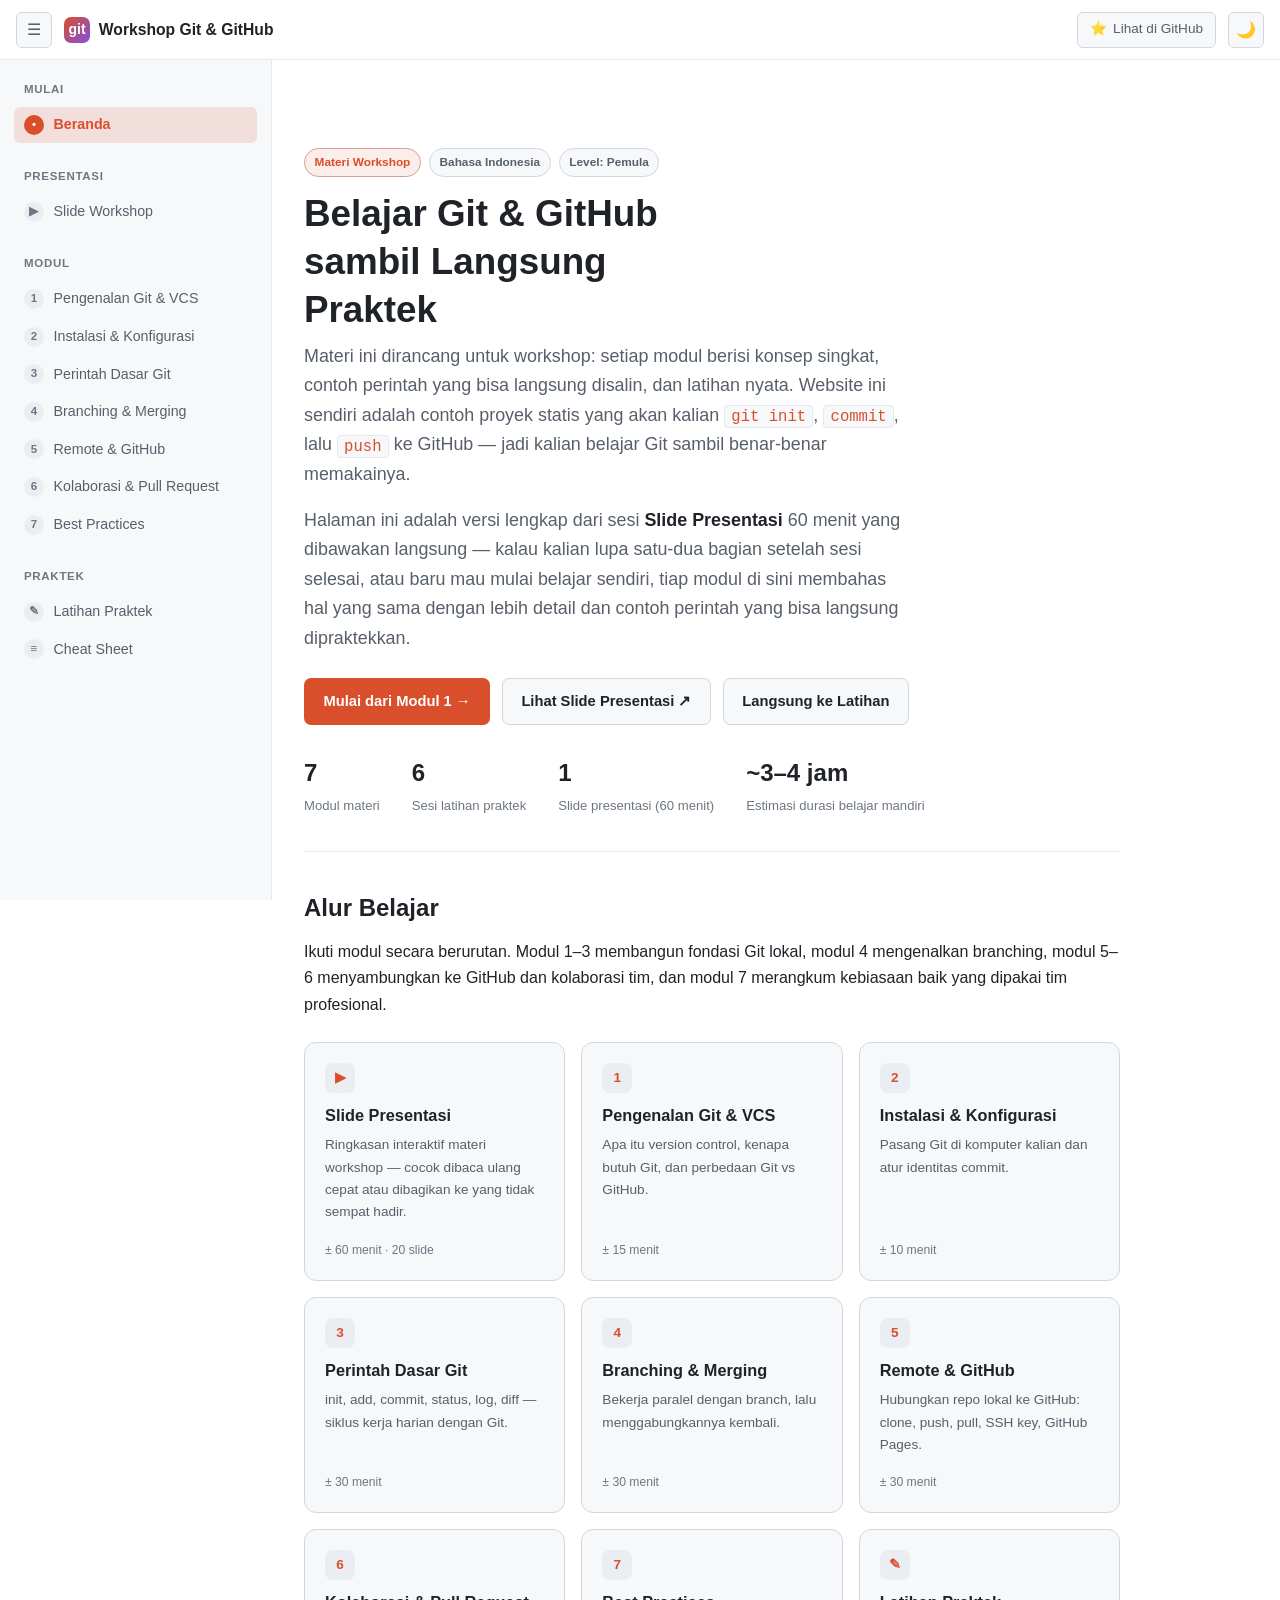
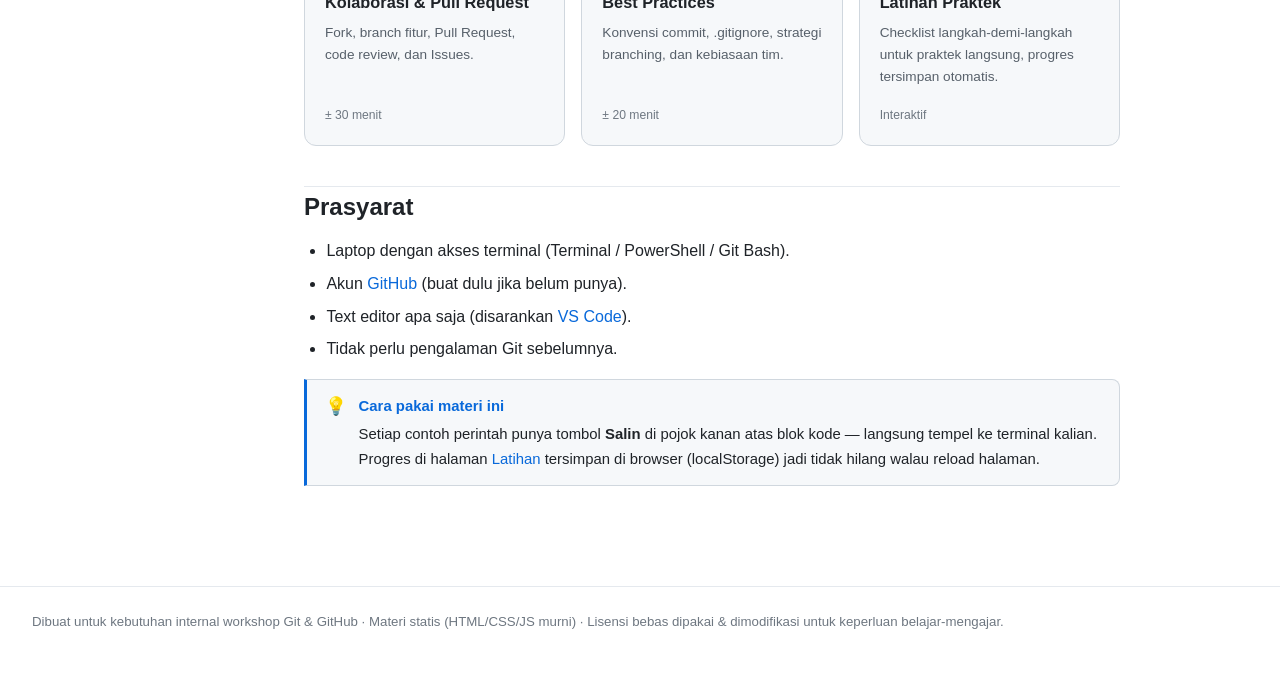
<file: index.html>
<!DOCTYPE html>
<html lang="id">
<head>
<meta charset="UTF-8">
<meta name="viewport" content="width=device-width, initial-scale=1.0">
<title>Workshop Git &amp; GitHub — Belajar Version Control dari Nol</title>
<meta name="description" content="Materi workshop Git & GitHub untuk pemula: instalasi, perintah dasar, branching, remote, kolaborasi lewat Pull Request, sampai best practice.">
<link rel="icon" type="image/svg+xml" href="assets/favicon.svg">
<link rel="stylesheet" href="css/style.css">
</head>
<body>
<a class="skip-link" href="#main">Lewati ke konten utama</a>

<header class="topbar">
  <button class="icon-btn menu-toggle" data-menu-toggle aria-label="Buka menu" aria-expanded="false">☰</button>
  <a class="brand" href="index.html">
    <span class="logo-mark">git</span>
    <span>Workshop Git &amp; GitHub</span>
  </a>
  <div class="topbar-spacer"></div>
  <!-- TODO: ganti href di bawah dengan URL repo GitHub Anda setelah di-push -->
  <a class="gh-link" href="https://github.com/" target="_blank" rel="noopener">
    <span>⭐</span><span>Lihat di GitHub</span>
  </a>
  <button class="icon-btn" data-theme-toggle aria-label="Ganti tema">🌙</button>
</header>

<div class="sidebar-backdrop" data-sidebar-backdrop></div>

<div class="layout">
  <nav class="sidebar" aria-label="Navigasi modul">
    <div class="side-group">
      <div class="side-group-title">Mulai</div>
      <a class="side-link" href="index.html"><span class="num">•</span> Beranda</a>
    </div>
    <div class="side-group">
      <div class="side-group-title">Presentasi</div>
      <a class="side-link" href="slide.html" target="_blank" rel="noopener"><span class="num">▶</span> Slide Workshop</a>
    </div>
    <div class="side-group">
      <div class="side-group-title">Modul</div>
      <a class="side-link" href="modul-01-pengenalan.html"><span class="num">1</span> Pengenalan Git &amp; VCS</a>
      <a class="side-link" href="modul-02-instalasi.html"><span class="num">2</span> Instalasi &amp; Konfigurasi</a>
      <a class="side-link" href="modul-03-dasar-git.html"><span class="num">3</span> Perintah Dasar Git</a>
      <a class="side-link" href="modul-04-branching.html"><span class="num">4</span> Branching &amp; Merging</a>
      <a class="side-link" href="modul-05-remote-github.html"><span class="num">5</span> Remote &amp; GitHub</a>
      <a class="side-link" href="modul-06-kolaborasi.html"><span class="num">6</span> Kolaborasi &amp; Pull Request</a>
      <a class="side-link" href="modul-07-best-practices.html"><span class="num">7</span> Best Practices</a>
    </div>
    <div class="side-group">
      <div class="side-group-title">Praktek</div>
      <a class="side-link" href="latihan.html"><span class="num">✎</span> Latihan Praktek</a>
      <a class="side-link" href="referensi.html"><span class="num">≡</span> Cheat Sheet</a>
    </div>
  </nav>

  <main class="content" id="main">
    <section class="hero">
      <div class="badge-row">
        <span class="badge accent">Materi Workshop</span>
        <span class="badge">Bahasa Indonesia</span>
        <span class="badge">Level: Pemula</span>
      </div>
      <h1>Belajar Git &amp; GitHub sambil Langsung Praktek</h1>
      <p class="lead">
        Materi ini dirancang untuk workshop: setiap modul berisi konsep singkat, contoh perintah
        yang bisa langsung disalin, dan latihan nyata. Website ini sendiri adalah contoh proyek
        statis yang akan kalian <code>git init</code>, <code>commit</code>, lalu <code>push</code> ke GitHub —
        jadi kalian belajar Git sambil benar-benar memakainya.
      </p>
      <p class="lead">
        Halaman ini adalah versi lengkap dari sesi <strong>Slide Presentasi</strong> 60 menit yang
        dibawakan langsung — kalau kalian lupa satu-dua bagian setelah sesi selesai, atau baru mau
        mulai belajar sendiri, tiap modul di sini membahas hal yang sama dengan lebih detail dan
        contoh perintah yang bisa langsung dipraktekkan.
      </p>
      <div class="hero-actions">
        <a class="btn btn-primary" href="modul-01-pengenalan.html">Mulai dari Modul 1 →</a>
        <a class="btn btn-secondary" href="slide.html" target="_blank" rel="noopener">Lihat Slide Presentasi ↗</a>
        <a class="btn btn-secondary" href="latihan.html">Langsung ke Latihan</a>
      </div>
      <div class="stat-row">
        <div class="stat"><b>7</b><span>Modul materi</span></div>
        <div class="stat"><b>6</b><span>Sesi latihan praktek</span></div>
        <div class="stat"><b>1</b><span>Slide presentasi (60 menit)</span></div>
        <div class="stat"><b>~3–4 jam</b><span>Estimasi durasi belajar mandiri</span></div>
      </div>
    </section>

    <h2 id="alur">Alur Belajar</h2>
    <p>
      Ikuti modul secara berurutan. Modul 1–3 membangun fondasi Git lokal, modul 4 mengenalkan
      branching, modul 5–6 menyambungkan ke GitHub dan kolaborasi tim, dan modul 7 merangkum
      kebiasaan baik yang dipakai tim profesional.
    </p>

    <div class="card-grid">
      <a class="module-card" href="slide.html" target="_blank" rel="noopener">
        <span class="num">▶</span>
        <h3>Slide Presentasi</h3>
        <p>Ringkasan interaktif materi workshop — cocok dibaca ulang cepat atau dibagikan ke yang tidak sempat hadir.</p>
        <span class="meta">± 60 menit · 20 slide</span>
      </a>
      <a class="module-card" href="modul-01-pengenalan.html">
        <span class="num">1</span>
        <h3>Pengenalan Git &amp; VCS</h3>
        <p>Apa itu version control, kenapa butuh Git, dan perbedaan Git vs GitHub.</p>
        <span class="meta">± 15 menit</span>
      </a>
      <a class="module-card" href="modul-02-instalasi.html">
        <span class="num">2</span>
        <h3>Instalasi &amp; Konfigurasi</h3>
        <p>Pasang Git di komputer kalian dan atur identitas commit.</p>
        <span class="meta">± 10 menit</span>
      </a>
      <a class="module-card" href="modul-03-dasar-git.html">
        <span class="num">3</span>
        <h3>Perintah Dasar Git</h3>
        <p>init, add, commit, status, log, diff — siklus kerja harian dengan Git.</p>
        <span class="meta">± 30 menit</span>
      </a>
      <a class="module-card" href="modul-04-branching.html">
        <span class="num">4</span>
        <h3>Branching &amp; Merging</h3>
        <p>Bekerja paralel dengan branch, lalu menggabungkannya kembali.</p>
        <span class="meta">± 30 menit</span>
      </a>
      <a class="module-card" href="modul-05-remote-github.html">
        <span class="num">5</span>
        <h3>Remote &amp; GitHub</h3>
        <p>Hubungkan repo lokal ke GitHub: clone, push, pull, SSH key, GitHub Pages.</p>
        <span class="meta">± 30 menit</span>
      </a>
      <a class="module-card" href="modul-06-kolaborasi.html">
        <span class="num">6</span>
        <h3>Kolaborasi &amp; Pull Request</h3>
        <p>Fork, branch fitur, Pull Request, code review, dan Issues.</p>
        <span class="meta">± 30 menit</span>
      </a>
      <a class="module-card" href="modul-07-best-practices.html">
        <span class="num">7</span>
        <h3>Best Practices</h3>
        <p>Konvensi commit, .gitignore, strategi branching, dan kebiasaan tim.</p>
        <span class="meta">± 20 menit</span>
      </a>
      <a class="module-card" href="latihan.html">
        <span class="num">✎</span>
        <h3>Latihan Praktek</h3>
        <p>Checklist langkah-demi-langkah untuk praktek langsung, progres tersimpan otomatis.</p>
        <span class="meta">Interaktif</span>
      </a>
    </div>

    <h2 id="prasyarat">Prasyarat</h2>
    <ul>
      <li>Laptop dengan akses terminal (Terminal / PowerShell / Git Bash).</li>
      <li>Akun <a href="https://github.com" target="_blank" rel="noopener">GitHub</a> (buat dulu jika belum punya).</li>
      <li>Text editor apa saja (disarankan <a href="https://code.visualstudio.com" target="_blank" rel="noopener">VS Code</a>).</li>
      <li>Tidak perlu pengalaman Git sebelumnya.</li>
    </ul>

    <div class="callout info">
      <span class="callout-icon">💡</span>
      <div>
        <span class="callout-title">Cara pakai materi ini</span>
        <p>
          Setiap contoh perintah punya tombol <strong>Salin</strong> di pojok kanan atas blok kode —
          langsung tempel ke terminal kalian. Progres di halaman <a href="latihan.html">Latihan</a>
          tersimpan di browser (localStorage) jadi tidak hilang walau reload halaman.
        </p>
      </div>
    </div>
  </main>
</div>

<footer class="site-footer">
  Dibuat untuk kebutuhan internal workshop Git &amp; GitHub · Materi statis (HTML/CSS/JS murni) ·
  Lisensi bebas dipakai &amp; dimodifikasi untuk keperluan belajar-mengajar.
</footer>

<script src="js/main.js"></script>
</body>
</html>
</file>
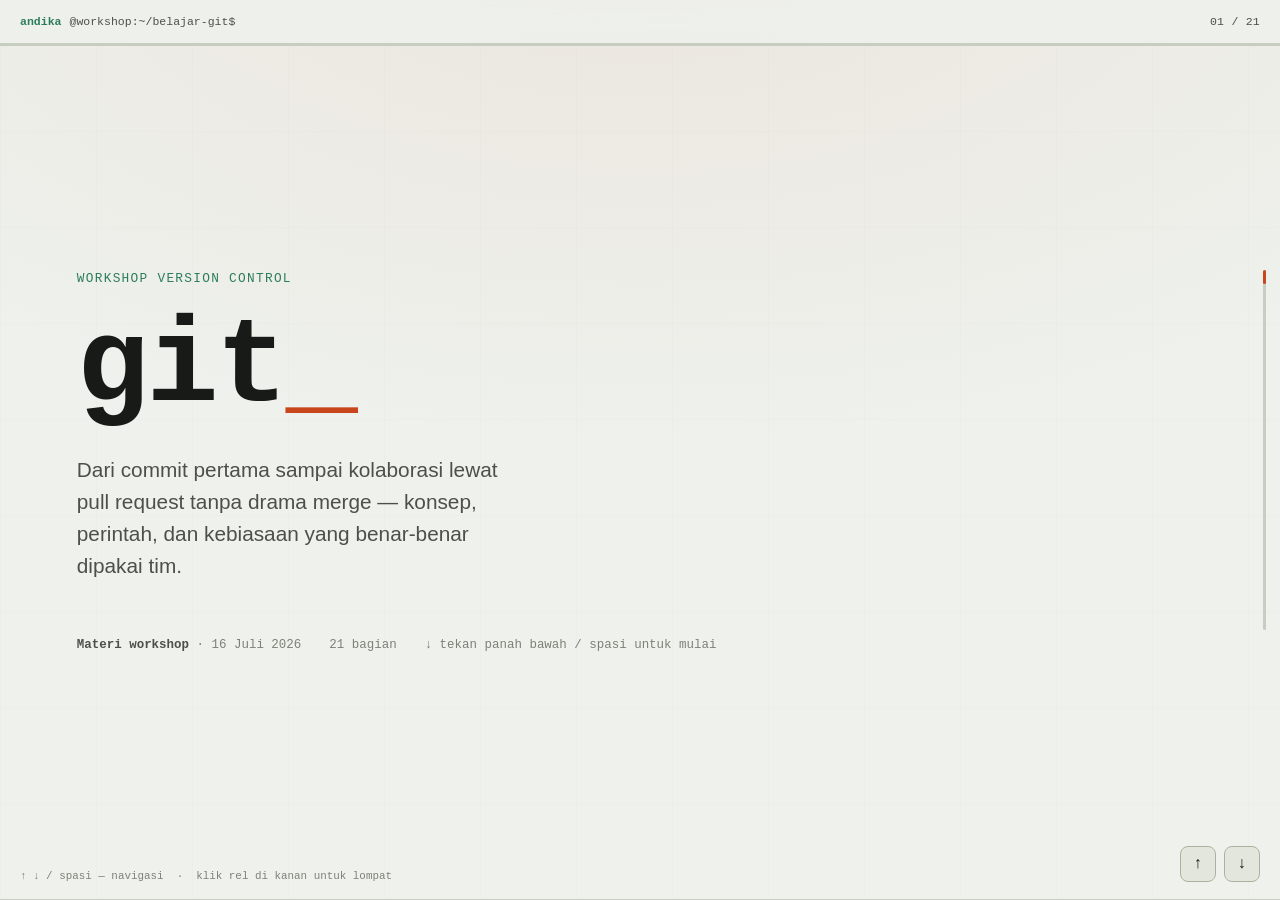
<file: git-dasar-slide.html>
<!DOCTYPE html>
<html lang="id">
<head>
<meta charset="UTF-8">
<meta name="viewport" content="width=device-width, initial-scale=1.0">
<title>Belajar Git — Materi Workshop</title>
<style>
  :root{
    --bg:#eef1ec;
    --bg-raised:#e2e6dd;
    --bg-sunk:#e6e9e1;
    --ink:#171a17;
    --ink-soft:#4b5148;
    --ink-faint:#7c8277;
    --line:#c7cdc0;
    --line-strong:#aab19f;
    --ember:#c9451c;
    --ember-ink:#ffffff;
    --ember-soft:#f1ddd0;
    --leaf:#2c7d5b;
    --leaf-soft:#d9ecdf;
    --rose:#a8352f;
    --rose-soft:#f3ddd7;
    --term-bg:#1c1f1a;
    --term-ink:#e9ece2;
    --term-line:#33372f;
    --shadow: 0 24px 60px -28px rgba(20,22,16,.35);
    --font-mono: ui-monospace, "SF Mono", "Cascadia Code", "JetBrains Mono", Menlo, Consolas, "Liberation Mono", monospace;
    --font-sans: -apple-system, "SF Pro Text", "Segoe UI", Roboto, "Helvetica Neue", Arial, sans-serif;
  }
  @media (prefers-color-scheme: dark){
    :root{
      --bg:#0f120e;
      --bg-raised:#171b14;
      --bg-sunk:#0c0e0a;
      --ink:#e9ece2;
      --ink-soft:#a8ae9e;
      --ink-faint:#767c6e;
      --line:#272c22;
      --line-strong:#363c30;
      --ember:#ef7a48;
      --ember-ink:#1a0f08;
      --ember-soft:#2e2015;
      --leaf:#63bd8f;
      --leaf-soft:#152a1f;
      --rose:#e2837c;
      --rose-soft:#2c1917;
      --term-bg:#0a0c08;
      --term-ink:#dfe4d6;
      --term-line:#22261e;
      --shadow: 0 24px 70px -24px rgba(0,0,0,.6);
    }
  }
  :root[data-theme="dark"]{
    --bg:#0f120e; --bg-raised:#171b14; --bg-sunk:#0c0e0a;
    --ink:#e9ece2; --ink-soft:#a8ae9e; --ink-faint:#767c6e;
    --line:#272c22; --line-strong:#363c30;
    --ember:#ef7a48; --ember-ink:#1a0f08; --ember-soft:#2e2015;
    --leaf:#63bd8f; --leaf-soft:#152a1f;
    --rose:#e2837c; --rose-soft:#2c1917;
    --term-bg:#0a0c08; --term-ink:#dfe4d6; --term-line:#22261e;
    --shadow: 0 24px 70px -24px rgba(0,0,0,.6);
  }
  :root[data-theme="light"]{
    --bg:#eef1ec; --bg-raised:#e2e6dd; --bg-sunk:#e6e9e1;
    --ink:#171a17; --ink-soft:#4b5148; --ink-faint:#7c8277;
    --line:#c7cdc0; --line-strong:#aab19f;
    --ember:#c9451c; --ember-ink:#ffffff; --ember-soft:#f1ddd0;
    --leaf:#2c7d5b; --leaf-soft:#d9ecdf;
    --rose:#a8352f; --rose-soft:#f3ddd7;
    --term-bg:#1c1f1a; --term-ink:#e9ece2; --term-line:#33372f;
    --shadow: 0 24px 60px -28px rgba(20,22,16,.35);
  }

  *{box-sizing:border-box;}
  html,body{ height:100%; }
  body{
    margin:0;
    background:var(--bg);
    color:var(--ink);
    font-family:var(--font-sans);
    -webkit-font-smoothing:antialiased;
    background-image:
      radial-gradient(ellipse 80% 60% at 50% -10%, color-mix(in srgb, var(--ember) 7%, transparent), transparent),
      repeating-linear-gradient(0deg, color-mix(in srgb, var(--ink) 3%, transparent) 0px, transparent 1px, transparent 96px),
      repeating-linear-gradient(90deg, color-mix(in srgb, var(--ink) 3%, transparent) 0px, transparent 1px, transparent 96px);
  }
  ::selection{ background: var(--ember); color: var(--ember-ink); }
  a{ color: var(--ember); }
  :focus-visible{ outline: 2px solid var(--ember); outline-offset: 3px; border-radius: 2px; }

  h1,h2,h3,p{ margin:0; text-wrap:balance; }
  p{ text-wrap: pretty; }

  /* ---------- chrome ---------- */
  .chrome{
    position:fixed; top:0; left:0; right:0; z-index:40;
    display:flex; align-items:center; justify-content:space-between;
    padding: 0 20px; height:44px;
    background: color-mix(in srgb, var(--bg) 88%, transparent);
    backdrop-filter: blur(10px);
    border-bottom:1px solid var(--line);
    font-family: var(--font-mono); font-size:.72rem;
    color: var(--ink-faint);
  }
  .chrome .prompt{ display:flex; align-items:center; gap:8px; }
  .chrome .prompt b{ color: var(--leaf); font-weight:600; }
  .chrome .prompt span.path{ color: var(--ink-soft); }
  .chrome .count{ font-variant-numeric: tabular-nums; letter-spacing:.02em; color: var(--ink-soft); }
  .progress-track{
    position:fixed; top:44px; left:0; right:0; height:2px; z-index:40;
    background: var(--line);
  }
  .progress-fill{
    height:100%; width:0%; background: var(--ember);
    transition: width .15s ease-out;
  }
  @media (prefers-reduced-motion: reduce){ .progress-fill{ transition:none; } }

  .rail{
    position:fixed; right:14px; top:50%; transform:translateY(-50%);
    width:3px; height:min(46vh,360px); border-radius:2px;
    background: var(--line); z-index:40; cursor:pointer;
  }
  .rail-fill{
    position:absolute; top:0; left:0; width:100%; height:4%;
    background: var(--ember); border-radius:2px;
    transition: height .15s ease-out;
  }
  @media (prefers-reduced-motion: reduce){ .rail-fill{ transition:none; } }

  .nav-buttons{
    position:fixed; right:20px; bottom:18px; z-index:40;
    display:flex; gap:8px;
  }
  .nav-buttons button{
    width:36px; height:36px; border-radius:8px;
    border:1px solid var(--line-strong);
    background: var(--bg-raised); color: var(--ink);
    font-family: var(--font-mono); font-size:1rem; cursor:pointer;
    display:flex; align-items:center; justify-content:center;
  }
  .nav-buttons button:hover{ border-color:var(--ember); color:var(--ember); }

  .kbd-hint{
    position:fixed; left:20px; bottom:18px; z-index:40;
    font-family: var(--font-mono); font-size:.68rem; color: var(--ink-faint);
  }
  @media (max-width:640px){ .kbd-hint{ display:none; } }

  /* ---------- deck / slides ---------- */
  main#deck{
    scroll-snap-type: y mandatory;
    overflow-y:auto;
    height:100vh;
  }
  .slide{
    min-height:100vh;
    scroll-snap-align:start;
    display:flex; flex-direction:column; justify-content:center;
    padding: 88px clamp(24px,6vw,96px) 64px;
    border-bottom:1px solid var(--line);
    position:relative;
  }
  .slide-inner{ max-width:1180px; margin:0 auto; width:100%; }

  .kicker{
    font-family:var(--font-mono); font-size:.74rem; text-transform:uppercase;
    letter-spacing:.14em; color:var(--ember); margin-bottom:18px;
    display:flex; align-items:center; gap:.5em; font-weight:600;
  }
  .kicker::before{ content:"//"; opacity:.55; letter-spacing:0; }

  h2.title{
    font-family:var(--font-sans); font-weight:700;
    font-size:clamp(1.9rem, 3.6vw, 2.9rem);
    line-height:1.12; letter-spacing:-.01em;
    max-width:18ch;
  }
  .lede{
    margin-top:18px; font-size:1.08rem; line-height:1.65;
    color: var(--ink-soft); max-width:56ch;
  }

  .split{
    display:grid; grid-template-columns: 1fr 1fr; gap:clamp(28px,4vw,72px);
    align-items:center; margin-top:36px;
  }
  .split.narrow-gap{ gap: clamp(20px,3vw,44px); }
  @media (max-width:900px){ .split{ grid-template-columns:1fr; } }

  .stack{ display:flex; flex-direction:column; gap:14px; }

  /* ---------- terminal ---------- */
  .terminal{
    background: var(--term-bg); color: var(--term-ink);
    border-radius:10px; border:1px solid var(--term-line);
    box-shadow: var(--shadow); overflow:hidden;
  }
  .terminal-bar{
    display:flex; align-items:center; gap:6px;
    padding:10px 14px; border-bottom:1px solid var(--term-line);
  }
  .terminal-bar .dot{ width:8px; height:8px; border-radius:50%; background:var(--term-line); }
  .terminal-bar .label{
    margin-left:8px; font-family:var(--font-mono); font-size:.68rem; color:#7c8272;
  }
  .terminal-body{
    padding:20px 22px; font-family:var(--font-mono); font-size:.86rem;
    line-height:1.85; overflow-x:auto;
  }
  .terminal-body .ln{ white-space:pre; }
  .terminal-body .prompt::before{ content:"$ "; color:var(--leaf); }
  .terminal-body .c-out{ color:#a9af9e; }
  .terminal-body .c-add{ color:#7fcf9f; }
  .terminal-body .c-del{ color:#e08b83; }
  .terminal-body .c-dim{ color:#6e7466; }
  .terminal-body .c-em{ color:#f0a06a; }

  /* ---------- generic cards ---------- */
  .card{
    background: var(--bg-raised); border:1px solid var(--line);
    border-radius:10px; padding:20px 22px;
  }
  .chip{
    display:inline-flex; align-items:center; gap:6px;
    font-family:var(--font-mono); font-size:.72rem; font-weight:600;
    padding:3px 9px; border-radius:5px; letter-spacing:.02em;
  }
  .chip.ember{ background:var(--ember-soft); color:var(--ember); }
  .chip.leaf{ background:var(--leaf-soft); color:var(--leaf); }
  .chip.rose{ background:var(--rose-soft); color:var(--rose); }

  code.inline{
    font-family:var(--font-mono); font-size:.9em;
    background: var(--bg-sunk); border:1px solid var(--line);
    padding:.08em .42em; border-radius:4px; color:var(--ink);
  }

  /* ---------- diagram boxes (three trees, remote) ---------- */
  .flow{ display:flex; align-items:stretch; gap:0; margin-top:8px; }
  .flow-box{
    flex:1; background:var(--bg-raised); border:1px solid var(--line);
    border-radius:10px; padding:20px 16px; text-align:center;
  }
  .flow-box h4{ font-size:.92rem; margin:0 0 6px; }
  .flow-box p{ font-size:.8rem; color:var(--ink-faint); line-height:1.5; margin:0; }
  .flow-arrow{
    flex:0 0 auto; width:64px; display:flex; flex-direction:column;
    align-items:center; justify-content:center; gap:4px; padding:0 6px;
  }
  .flow-arrow .fn{ font-family:var(--font-mono); font-size:.66rem; color:var(--ember); white-space:nowrap; }
  .flow-arrow svg{ width:44px; height:16px; }
  @media (max-width:760px){
    .flow{ flex-direction:column; }
    .flow-arrow{ width:auto; padding:6px 0; transform:rotate(90deg); }
  }

  /* ---------- diff block ---------- */
  .diff{
    font-family:var(--font-mono); font-size:.86rem; line-height:1.9;
    background: var(--term-bg); color:var(--term-ink); border-radius:10px;
    border:1px solid var(--term-line); padding:18px 20px; box-shadow:var(--shadow);
  }
  .diff .d-add{ color:#7fcf9f; }
  .diff .d-del{ color:#e08b83; }
  .diff .d-ctx{ color:#8b9180; }

  /* ---------- tables ---------- */
  .tbl-wrap{ overflow-x:auto; margin-top:28px; border:1px solid var(--line); border-radius:10px; }
  table.ref{ width:100%; border-collapse:collapse; font-size:.92rem; min-width:640px; }
  table.ref th, table.ref td{ text-align:left; padding:13px 16px; border-bottom:1px solid var(--line); vertical-align:top; }
  table.ref th{ font-family:var(--font-mono); font-size:.68rem; text-transform:uppercase; letter-spacing:.08em; color:var(--ink-faint); background:var(--bg-sunk); }
  table.ref tr:last-child td{ border-bottom:none; }
  table.ref td code{ white-space:nowrap; }
  table.ref tr.danger td:first-child code{ color:var(--rose); }

  /* ---------- cheatsheet grid ---------- */
  .cheat-grid{ display:grid; grid-template-columns:repeat(auto-fit,minmax(220px,1fr)); gap:16px; margin-top:32px; }
  .cheat-card h4{
    font-family:var(--font-mono); font-size:.72rem; text-transform:uppercase;
    letter-spacing:.1em; color:var(--ember); margin:0 0 12px;
  }
  .cheat-card ul{ list-style:none; margin:0; padding:0; display:flex; flex-direction:column; gap:9px; }
  .cheat-card code{ display:block; font-size:.82rem; }
  .cheat-card .desc{ display:block; font-size:.74rem; color:var(--ink-faint); margin-top:2px; }

  /* ---------- numbered steps (real sequence) ---------- */
  .steps{ display:flex; flex-direction:column; gap:0; margin-top:32px; counter-reset:step; }
  .step{
    display:grid; grid-template-columns:40px 1fr; gap:16px;
    padding:16px 0; border-top:1px solid var(--line);
  }
  .step:last-child{ border-bottom:1px solid var(--line); }
  .step .num{
    font-family:var(--font-mono); color:var(--ember); font-weight:600;
    font-variant-numeric:tabular-nums;
  }
  .step h4{ font-size:.98rem; margin:0 0 4px; }
  .step p{ font-size:.86rem; color:var(--ink-soft); margin:0; }

  /* ---------- compare columns ---------- */
  .compare{ display:grid; grid-template-columns:1fr 1fr; gap:20px; margin-top:32px; }
  @media (max-width:760px){ .compare{ grid-template-columns:1fr; } }
  .compare .col{ border-radius:10px; padding:22px; border:1px solid var(--line); }
  .compare .col.a{ background:var(--leaf-soft); border-color: color-mix(in srgb, var(--leaf) 30%, var(--line)); }
  .compare .col.b{ background:var(--ember-soft); border-color: color-mix(in srgb, var(--ember) 30%, var(--line)); }
  .compare h4{ font-size:1rem; margin:0 0 10px; }
  .compare .col.a h4{ color:var(--leaf); }
  .compare .col.b h4{ color:var(--ember); }
  .compare ul{ margin:0; padding-left:1.1em; font-size:.86rem; line-height:1.7; color:var(--ink-soft); }

  /* ---------- svg diagram labels ---------- */
  .diagram-wrap{ margin-top:8px; }
  svg text{ font-family:var(--font-mono); }
  .node-fill{ fill: var(--bg-raised); }
  .node-stroke{ stroke: var(--ink-faint); }
  .edge{ stroke: var(--line-strong); stroke-width:2; fill:none; }
  .lbl{ fill: var(--ink-faint); font-size:11px; }
  .hashlbl{ fill: var(--ink-faint); font-size:10px; }

  .cover-eyebrow{
    font-family:var(--font-mono); font-size:.8rem; color:var(--leaf);
    letter-spacing:.1em; text-transform:uppercase; margin-bottom:22px;
  }
  .cover h1{
    font-family:var(--font-mono); font-weight:600;
    font-size:clamp(3rem, 11vw, 7.5rem); line-height:1;
    letter-spacing:-.02em; color:var(--ink);
  }
  .cover h1 .caret{ color:var(--ember); animation: blink 1.1s steps(1) infinite; }
  @media (prefers-reduced-motion: reduce){ .cover h1 .caret{ animation:none; } }
  @keyframes blink{ 50%{ opacity:0; } }
  .cover .sub{
    margin-top:26px; font-size:clamp(1.05rem,2vw,1.3rem); color:var(--ink-soft);
    max-width:38ch; line-height:1.55;
  }
  .cover .meta{
    margin-top:56px; display:flex; gap:28px; flex-wrap:wrap;
    font-family:var(--font-mono); font-size:.78rem; color:var(--ink-faint);
  }
  .cover .meta b{ color:var(--ink-soft); font-weight:600; }

  .file-card{
    background:var(--bg-raised); border:1px solid var(--line); border-radius:10px;
    padding:6px 0; box-shadow:var(--shadow);
  }
  .file-row{
    display:flex; align-items:center; gap:10px; padding:9px 18px;
    font-family:var(--font-mono); font-size:.82rem;
  }
  .file-row + .file-row{ border-top:1px solid var(--line); }
  .file-row .dot-icon{ width:6px;height:6px;border-radius:50%; background:var(--ink-faint); flex:0 0 auto; }
  .file-row.bad .dot-icon{ background:var(--rose); }
  .file-row.bad{ color:var(--ink-faint); text-decoration:line-through; }
  .file-row.good .dot-icon{ background:var(--leaf); }
  .file-row.good{ color:var(--ink); font-weight:600; }

  footer.end{
    margin-top:44px; padding-top:22px; border-top:1px solid var(--line);
    display:flex; gap:14px; flex-wrap:wrap;
  }
  footer.end a.res{
    font-family:var(--font-mono); font-size:.8rem; color:var(--ink-soft);
    text-decoration:none; border:1px solid var(--line); padding:8px 14px; border-radius:7px;
  }
  footer.end a.res:hover{ border-color:var(--ember); color:var(--ember); }
</style>
</head>
<body>

<div class="chrome">
  <div class="prompt"><b>andika</b><span class="path">@workshop:~/belajar-git$</span></div>
  <div class="count"><span id="cur">01</span>&nbsp;/&nbsp;<span id="tot">21</span></div>
</div>
<div class="progress-track"><div class="progress-fill" id="progressFill"></div></div>
<div class="rail" id="rail"><div class="rail-fill" id="railFill"></div></div>
<div class="nav-buttons">
  <button id="prevBtn" aria-label="Slide sebelumnya">↑</button>
  <button id="nextBtn" aria-label="Slide berikutnya">↓</button>
</div>
<div class="kbd-hint">↑ ↓ / spasi — navigasi &nbsp;·&nbsp; klik rel di kanan untuk lompat</div>

<main id="deck">

  <!-- 1 — COVER -->
  <section class="slide cover" id="s1">
    <div class="slide-inner">
      <div class="cover-eyebrow">workshop version control</div>
      <h1>git<span class="caret">_</span></h1>
      <p class="sub">Dari commit pertama sampai kolaborasi lewat pull request tanpa drama merge — konsep, perintah, dan kebiasaan yang benar-benar dipakai tim.</p>
      <div class="meta">
        <span><b>Materi workshop</b> · 16 Juli 2026</span>
        <span>21 bagian</span>
        <span>↓ tekan panah bawah / spasi untuk mulai</span>
      </div>
    </div>
  </section>

  <!-- 2 — AGENDA -->
  <section class="slide" id="s2">
    <div class="slide-inner">
      <div class="kicker">00 — peta materi</div>
      <h2 class="title">Agenda hari ini, sebagai riwayat commit</h2>
      <div class="terminal" style="margin-top:32px; max-width:760px;">
        <div class="terminal-bar"><div class="dot"></div><div class="dot"></div><div class="dot"></div><div class="label">git log --oneline</div></div>
        <div class="terminal-body">
<div class="ln"><span class="c-em">7c1a3f2</span>  Kenapa version control itu perlu</div>
<div class="ln"><span class="c-em">4e0b881</span>  Snapshot, staging, & commit pertama</div>
<div class="ln"><span class="c-em">9d2c7a0</span>  Branching tanpa rasa takut</div>
<div class="ln"><span class="c-em">1b6e4d3</span>  Merge, rebase, & konflik</div>
<div class="ln"><span class="c-em">5a8f2c4</span>  Kolaborasi lewat remote & pull request</div>
<div class="ln"><span class="c-em">0e3d9b1</span>  Membatalkan kesalahan dengan aman</div>
<div class="ln"><span class="c-em">c48a02e</span>  Best practice & cheatsheet penutup</div>
        </div>
      </div>
    </div>
  </section>

  <!-- 3 — KENAPA VERSION CONTROL -->
  <section class="slide" id="s3">
    <div class="slide-inner">
      <div class="kicker">01 — masalah</div>
      <h2 class="title">Sebelum Git, begini rasanya "kolaborasi"</h2>
      <div class="split">
        <div class="file-card">
          <div class="file-row bad"><span class="dot-icon"></span>proposal_final.docx</div>
          <div class="file-row bad"><span class="dot-icon"></span>proposal_final_v2.docx</div>
          <div class="file-row bad"><span class="dot-icon"></span>proposal_final_v2_REVISI.docx</div>
          <div class="file-row bad"><span class="dot-icon"></span>proposal_final_v2_REVISI_ok.docx</div>
          <div class="file-row good"><span class="dot-icon"></span>proposal_final_FIX_pakaiini.docx</div>
        </div>
        <div>
          <p class="lede" style="margin-top:0;">Tanpa version control: tidak ada riwayat siapa mengubah apa, takut menimpa kerja orang lain, dan tidak ada jalan aman untuk kembali ke versi sebelumnya.</p>
          <p class="lede">Git lahir tahun 2005, ditulis <strong>Linus Torvalds</strong> untuk mengelola kode kernel Linux — ribuan kontributor, tanpa satu pun server pusat yang jadi titik gagal. Sekarang jadi standar version control di hampir semua tim software.</p>
        </div>
      </div>
    </div>
  </section>

  <!-- 4 — CENTRALIZED VS DISTRIBUTED -->
  <section class="slide" id="s4">
    <div class="slide-inner">
      <div class="kicker">02 — arsitektur</div>
      <h2 class="title">Kenapa "distributed" itu penting</h2>
      <div class="compare">
        <div class="col a">
          <h4>Distributed (Git)</h4>
          <ul>
            <li>Setiap <code class="inline">clone</code> = salinan lengkap riwayat proyek</li>
            <li>Commit, lihat log, buat branch — semua tanpa internet</li>
            <li>Server remote cuma titik sinkronisasi, bukan satu-satunya sumber kebenaran</li>
            <li>Kalau server remote hilang, riwayat masih hidup di laptop siapa pun</li>
          </ul>
        </div>
        <div class="col b">
          <h4>Centralized (SVN, CVS)</h4>
          <ul>
            <li>Riwayat lengkap cuma ada di satu server pusat</li>
            <li>Butuh koneksi ke server untuk hampir semua operasi</li>
            <li>Server down atau rusak → riwayat proyek ikut terancam</li>
            <li>Branching relatif berat & jarang dipakai bebas</li>
          </ul>
        </div>
      </div>
    </div>
  </section>

  <!-- 5 — TIGA AREA KERJA -->
  <section class="slide" id="s5">
    <div class="slide-inner">
      <div class="kicker">03 — konsep inti</div>
      <h2 class="title">Tiga area tempat file kamu "hidup"</h2>
      <div class="flow">
        <div class="flow-box">
          <h4>Working Directory</h4>
          <p>Folder proyek asli. Tempat kamu mengedit file sehari-hari.</p>
        </div>
        <div class="flow-arrow">
          <span class="fn">git add</span>
          <svg viewBox="0 0 44 16"><line class="edge" x1="2" y1="8" x2="38" y2="8"/><polygon points="36,3 44,8 36,13" fill="var(--ember)"/></svg>
        </div>
        <div class="flow-box">
          <h4>Staging Area</h4>
          <p>Ruang tunggu. Daftar perubahan yang sudah kamu tandai untuk disimpan.</p>
        </div>
        <div class="flow-arrow">
          <span class="fn">git commit</span>
          <svg viewBox="0 0 44 16"><line class="edge" x1="2" y1="8" x2="38" y2="8"/><polygon points="36,3 44,8 36,13" fill="var(--ember)"/></svg>
        </div>
        <div class="flow-box">
          <h4>Repository (.git)</h4>
          <p>Riwayat permanen. Snapshot tersimpan selamanya dengan ID unik.</p>
        </div>
      </div>
      <p class="lede">Ketiganya berurutan: <code class="inline">git add</code> memindahkan perubahan dari working directory ke staging, <code class="inline">git commit</code> mengunci isi staging jadi snapshot permanen di repository.</p>
    </div>
  </section>

  <!-- 6 — ALUR DASAR -->
  <section class="slide" id="s6">
    <div class="slide-inner">
      <div class="kicker">04 — mulai dari nol</div>
      <h2 class="title">Commit pertama kamu</h2>
      <div class="split">
        <div class="terminal">
          <div class="terminal-bar"><div class="dot"></div><div class="dot"></div><div class="dot"></div><div class="label">zsh</div></div>
          <div class="terminal-body">
<div class="ln prompt">git init</div>
<div class="ln c-out">Initialized empty Git repository in ~/proyek/.git/</div>
<div class="ln prompt">echo "# Proyek Saya" &gt; README.md</div>
<div class="ln prompt">git add README.md</div>
<div class="ln prompt">git commit -m "docs: tambah README awal"</div>
<div class="ln c-out">[main <span class="c-em">7c1a3f2</span>] docs: tambah README awal</div>
<div class="ln c-out"> 1 file changed, 1 insertion(+)</div>
<div class="ln prompt">git log --oneline</div>
<div class="ln c-em">7c1a3f2 docs: tambah README awal</div>
          </div>
        </div>
        <div class="card">
          <div class="kicker" style="margin-bottom:14px;">anatomi satu commit</div>
          <div class="stack" style="font-size:.88rem; color:var(--ink-soft);">
            <div><span class="chip ember">hash</span> &nbsp;<code class="inline">7c1a3f2…</code> — ID unik dari isi + metadata</div>
            <div><span class="chip leaf">parent</span> &nbsp;commit sebelumnya (kosong kalau commit pertama)</div>
            <div><span class="chip rose">author</span> &nbsp;nama, email, waktu commit dibuat</div>
            <div><span class="chip ember">message</span> &nbsp;"docs: tambah README awal"</div>
            <div><span class="chip leaf">tree</span> &nbsp;snapshot lengkap isi semua file saat itu</div>
          </div>
        </div>
      </div>
    </div>
  </section>

  <!-- 7 — DIFF & STAGING -->
  <section class="slide" id="s7">
    <div class="slide-inner">
      <div class="kicker">05 — melihat perubahan</div>
      <h2 class="title">Membaca perubahan sebelum di-commit</h2>
      <div class="split">
        <div class="diff">
<div class="ln d-ctx">  function sapa(nama) {</div>
<div class="ln d-del">-   console.log("Hai " + nama);</div>
<div class="ln d-add">+   console.log(`Halo, ${nama}!`);</div>
<div class="ln d-add">+   return true;</div>
<div class="ln d-ctx">  }</div>
        </div>
        <div>
          <p class="lede" style="margin-top:0;"><code class="inline">git diff</code> menampilkan perubahan di working directory yang <em>belum</em> di-stage. Baris merah (<code class="inline">-</code>) dihapus, baris hijau (<code class="inline">+</code>) ditambahkan.</p>
          <p class="lede"><code class="inline">git diff --staged</code> menampilkan perubahan yang sudah masuk staging area — inilah isi yang akan dibekukan saat kamu menjalankan <code class="inline">git commit</code>.</p>
        </div>
      </div>
    </div>
  </section>

  <!-- 8 — BRANCHING KONSEP -->
  <section class="slide" id="s8">
    <div class="slide-inner">
      <div class="kicker">06 — cabang itu murah</div>
      <h2 class="title">Branch cuma sebuah pointer</h2>
      <div class="split">
        <div>
          <p class="lede" style="margin-top:0;">Di banyak sistem lama, membuat cabang berarti menyalin seluruh file. Di Git, sebuah branch hanyalah <strong>penunjuk 40-karakter</strong> ke satu commit tertentu — nyaris tanpa biaya untuk dibuat atau dipindah.</p>
          <p class="lede"><code class="inline">HEAD</code> adalah penunjuk ke branch yang sedang aktif. Berpindah branch berarti memindahkan <code class="inline">HEAD</code>, bukan menyalin folder.</p>
        </div>
        <div class="card" style="font-family:var(--font-mono); font-size:.86rem; color:var(--ink-soft);">
          <div class="stack">
            <div><span class="chip leaf">HEAD</span> → <span class="chip ember">main</span> → commit <b>7c1a3f2</b></div>
            <div style="padding-left:2.2em; color:var(--ink-faint);">↳ commit <b>4e0b881</b></div>
            <div style="padding-left:2.2em; color:var(--ink-faint);">↳ commit <b>9d2c7a0</b></div>
          </div>
          <p style="margin-top:16px; font-size:.78rem; color:var(--ink-faint); font-family:var(--font-sans);">Membuat branch baru = menulis satu baris teks berisi hash commit. Itu saja.</p>
        </div>
      </div>
    </div>
  </section>

  <!-- 9 — PERINTAH BRANCH -->
  <section class="slide" id="s9">
    <div class="slide-inner">
      <div class="kicker">07 — praktik branching</div>
      <h2 class="title">Membuat & berpindah branch</h2>
      <div class="terminal" style="max-width:720px;">
        <div class="terminal-bar"><div class="dot"></div><div class="dot"></div><div class="dot"></div><div class="label">zsh</div></div>
        <div class="terminal-body">
<div class="ln prompt">git branch fitur-login</div>
<div class="ln c-out">&nbsp;</div>
<div class="ln prompt">git switch fitur-login</div>
<div class="ln c-out">Switched to branch 'fitur-login'</div>
<div class="ln c-dim"># atau sekaligus buat + pindah:</div>
<div class="ln prompt">git switch -c fitur-checkout</div>
<div class="ln c-out">Switched to a new branch 'fitur-checkout'</div>
<div class="ln prompt">git branch</div>
<div class="ln c-out">  fitur-checkout</div>
<div class="ln c-out">  fitur-login</div>
<div class="ln c-em">* main</div>
        </div>
      </div>
      <p class="lede"><code class="inline">git switch</code> dan <code class="inline">git restore</code> (sejak Git 2.23) menggantikan sebagian peran <code class="inline">git checkout</code> lama supaya tiap perintah punya satu tugas yang jelas: <code class="inline">switch</code> untuk pindah branch, <code class="inline">restore</code> untuk membatalkan perubahan file.</p>
    </div>
  </section>

  <!-- 10 — COMMIT GRAPH DIVERGING -->
  <section class="slide" id="s10">
    <div class="slide-inner">
      <div class="kicker">08 — riwayat bercabang</div>
      <h2 class="title">Begini bentuknya riwayat yang bercabang</h2>
      <div class="diagram-wrap">
        <svg viewBox="0 0 680 220" style="width:100%; max-width:680px; height:auto;">
          <line class="edge" x1="70" y1="170" x2="200" y2="170"/>
          <line class="edge" x1="200" y1="170" x2="570" y2="170"/>
          <line class="edge" x1="200" y1="170" x2="320" y2="70"/>
          <line class="edge" x1="320" y1="70" x2="470" y2="70"/>

          <circle cx="70" cy="170" r="9" class="node-fill node-stroke" stroke-width="2"/>
          <text x="70" y="196" text-anchor="middle" class="hashlbl">a1c9e02</text>

          <circle cx="200" cy="170" r="9" class="node-fill" stroke="var(--ember)" stroke-width="2.5"/>
          <text x="200" y="196" text-anchor="middle" class="hashlbl">4e0b881</text>

          <circle cx="570" cy="170" r="9" class="node-fill node-stroke" stroke-width="2"/>
          <text x="570" y="196" text-anchor="middle" class="hashlbl">9d2c7a0</text>
          <rect x="540" y="128" width="62" height="22" rx="5" fill="var(--ember-soft)"/>
          <text x="571" y="143" text-anchor="middle" font-size="11" font-weight="600" fill="var(--ember)">main</text>

          <circle cx="320" cy="70" r="9" class="node-fill node-stroke" stroke-width="2"/>
          <text x="320" y="52" text-anchor="middle" class="hashlbl">5f7b220</text>

          <circle cx="470" cy="70" r="9" class="node-fill node-stroke" stroke-width="2"/>
          <text x="470" y="52" text-anchor="middle" class="hashlbl">1b6e4d3</text>
          <rect x="430" y="86" width="112" height="22" rx="5" fill="var(--leaf-soft)"/>
          <text x="486" y="101" text-anchor="middle" font-size="11" font-weight="600" fill="var(--leaf)">fitur-login</text>
        </svg>
      </div>
      <p class="lede">Titik oranye adalah tempat <code class="inline">fitur-login</code> bercabang dari <code class="inline">main</code>. Sejak itu, dua riwayat berjalan sendiri-sendiri sampai nanti disatukan lewat <em>merge</em>.</p>
    </div>
  </section>

  <!-- 11 — MERGE FF vs 3WAY -->
  <section class="slide" id="s11">
    <div class="slide-inner">
      <div class="kicker">09 — menyatukan cabang</div>
      <h2 class="title">Dua cara Git menyatukan branch</h2>
      <div class="split narrow-gap">
        <div>
          <p class="lede" style="margin-top:0; font-weight:600; color:var(--ink);">Fast-forward</p>
          <svg viewBox="0 0 300 90" style="width:100%; max-width:320px; height:auto;">
            <line class="edge" x1="30" y1="50" x2="120" y2="50"/>
            <line class="edge" x1="120" y1="50" x2="260" y2="50" stroke-dasharray="4 5"/>
            <circle cx="30" cy="50" r="8" class="node-fill node-stroke" stroke-width="2"/>
            <circle cx="120" cy="50" r="8" class="node-fill node-stroke" stroke-width="2"/>
            <circle cx="260" cy="50" r="8" class="node-fill" stroke="var(--leaf)" stroke-width="2.5"/>
            <rect x="215" y="18" width="90" height="20" rx="5" fill="var(--leaf-soft)"/>
            <text x="260" y="32" text-anchor="middle" font-size="10.5" font-weight="600" fill="var(--leaf)">main → sini</text>
          </svg>
          <p class="lede">Kalau <code class="inline">main</code> tidak punya commit baru sejak branch dibuat, Git cukup <strong>menggeser pointer</strong> — tidak ada commit gabungan baru.</p>
        </div>
        <div>
          <p class="lede" style="margin-top:0; font-weight:600; color:var(--ink);">Three-way merge</p>
          <svg viewBox="0 0 300 120" style="width:100%; max-width:320px; height:auto;">
            <line class="edge" x1="30" y1="80" x2="110" y2="80"/>
            <line class="edge" x1="110" y1="80" x2="230" y2="80"/>
            <line class="edge" x1="110" y1="80" x2="170" y2="30"/>
            <line class="edge" x1="170" y1="30" x2="230" y2="80"/>
            <circle cx="30" cy="80" r="8" class="node-fill node-stroke" stroke-width="2"/>
            <circle cx="110" cy="80" r="8" class="node-fill node-stroke" stroke-width="2"/>
            <circle cx="170" cy="30" r="8" class="node-fill node-stroke" stroke-width="2"/>
            <circle cx="230" cy="80" r="9" class="node-fill" stroke="var(--ember)" stroke-width="2.5"/>
            <rect x="185" y="94" width="98" height="20" rx="5" fill="var(--ember-soft)"/>
            <text x="234" y="108" text-anchor="middle" font-size="10.5" font-weight="600" fill="var(--ember)">merge commit</text>
          </svg>
          <p class="lede">Kalau kedua branch sudah berjalan sendiri, Git membuat <strong>commit baru beranak dua parent</strong> yang menggabungkan keduanya.</p>
        </div>
      </div>
      <div class="terminal" style="margin-top:28px; max-width:520px;">
        <div class="terminal-bar"><div class="dot"></div><div class="dot"></div><div class="dot"></div><div class="label">zsh</div></div>
        <div class="terminal-body">
<div class="ln prompt">git switch main</div>
<div class="ln prompt">git merge fitur-login</div>
        </div>
      </div>
    </div>
  </section>

  <!-- 12 — MERGE VS REBASE -->
  <section class="slide" id="s12">
    <div class="slide-inner">
      <div class="kicker">10 — dua filosofi</div>
      <h2 class="title">Merge vs. rebase: bukan benar-salah, tapi konteks</h2>
      <div class="compare">
        <div class="col a">
          <h4>git merge</h4>
          <ul>
            <li>Riwayat asli dipertahankan apa adanya</li>
            <li>Aman dipakai di branch yang sudah dibagikan ke orang lain</li>
            <li>Menghasilkan satu merge commit tambahan</li>
            <li>Graf riwayat jadi bercabang — jujur, tapi kadang ramai</li>
          </ul>
        </div>
        <div class="col b">
          <h4>git rebase</h4>
          <ul>
            <li>Menulis ulang commit branch di atas commit terbaru <code class="inline">main</code></li>
            <li>Hasil akhir: riwayat lurus, mudah dibaca</li>
            <li>Mengubah hash commit — <strong>jangan rebase branch yang sudah di-push & dipakai orang lain</strong></li>
            <li>Cocok untuk merapikan branch pribadi sebelum dibuka jadi pull request</li>
          </ul>
        </div>
      </div>
    </div>
  </section>

  <!-- 13 — CONFLICT -->
  <section class="slide" id="s13">
    <div class="slide-inner">
      <div class="kicker">11 — saat git butuh bantuan</div>
      <h2 class="title">Membaca & menyelesaikan konflik</h2>
      <div class="split">
        <div class="diff">
<div class="ln d-ctx">function sapa(nama) {</div>
<div class="ln" style="color:var(--rose);">&lt;&lt;&lt;&lt;&lt;&lt;&lt; HEAD</div>
<div class="ln d-ctx">  return "Halo, " + nama;</div>
<div class="ln" style="color:var(--ink-faint);">=======</div>
<div class="ln d-ctx">  return `Hai ${nama}!`;</div>
<div class="ln" style="color:var(--rose);">&gt;&gt;&gt;&gt;&gt;&gt;&gt; fitur-login</div>
<div class="ln d-ctx">}</div>
        </div>
        <div class="steps" style="margin-top:0;">
          <div class="step"><div class="num">1</div><div><h4>Buka file yang bentrok</h4><p>Git menandai bagian yang bertabrakan dengan <code class="inline">&lt;&lt;&lt;&lt;&lt;&lt;&lt;</code>, <code class="inline">=======</code>, <code class="inline">&gt;&gt;&gt;&gt;&gt;&gt;&gt;</code>.</p></div></div>
          <div class="step"><div class="num">2</div><div><h4>Pilih atau gabungkan kode</h4><p>Edit manual jadi versi final, lalu hapus semua baris penanda.</p></div></div>
          <div class="step"><div class="num">3</div><div><h4>Tandai selesai</h4><p><code class="inline">git add nama-file</code>, lalu <code class="inline">git commit</code> (atau <code class="inline">git merge --continue</code>).</p></div></div>
        </div>
      </div>
    </div>
  </section>

  <!-- 14 — REMOTE -->
  <section class="slide" id="s14">
    <div class="slide-inner">
      <div class="kicker">12 — bekerja dengan server</div>
      <h2 class="title">Repo lokal, ketemu repo remote</h2>
      <div class="flow" style="max-width:640px;">
        <div class="flow-box">
          <h4>Repo lokal</h4>
          <p>Laptop kamu. Riwayat lengkap, bisa dipakai offline.</p>
        </div>
        <div class="flow-arrow">
          <span class="fn">push →</span>
          <svg viewBox="0 0 44 16"><line class="edge" x1="2" y1="8" x2="38" y2="8"/><polygon points="36,3 44,8 36,13" fill="var(--ember)"/></svg>
          <span class="fn" style="margin-top:2px;">← pull</span>
        </div>
        <div class="flow-box">
          <h4>origin (remote)</h4>
          <p>Server bersama — GitHub/GitLab. Titik sinkronisasi tim.</p>
        </div>
      </div>
      <div class="terminal" style="margin-top:28px; max-width:640px;">
        <div class="terminal-bar"><div class="dot"></div><div class="dot"></div><div class="dot"></div><div class="label">zsh</div></div>
        <div class="terminal-body">
<div class="ln prompt">git clone https://github.com/tim/proyek.git</div>
<div class="ln prompt">git remote -v</div>
<div class="ln c-out">origin  https://github.com/tim/proyek.git (fetch)</div>
<div class="ln prompt">git fetch origin</div>
<div class="ln c-dim"># unduh riwayat terbaru tanpa mengubah file kerja</div>
<div class="ln prompt">git pull origin main</div>
<div class="ln c-dim"># setara: fetch + merge sekaligus</div>
<div class="ln prompt">git push origin fitur-login</div>
        </div>
      </div>
    </div>
  </section>

  <!-- 15 — GITHUB FLOW -->
  <section class="slide" id="s15">
    <div class="slide-inner">
      <div class="kicker">13 — alur kolaborasi tim</div>
      <h2 class="title">Alur kerja yang dipakai kebanyakan tim</h2>
      <div class="steps">
        <div class="step"><div class="num">1</div><div><h4>Branch dari main</h4><p><code class="inline">git switch -c fitur/nama-singkat</code> — mulai dari kondisi terbaru.</p></div></div>
        <div class="step"><div class="num">2</div><div><h4>Commit kecil & sering</h4><p>Tiap commit satu perubahan logis, dengan pesan yang jelas.</p></div></div>
        <div class="step"><div class="num">3</div><div><h4>Push & buka Pull Request</h4><p><code class="inline">git push origin fitur/nama-singkat</code>, lalu ajukan review ke tim.</p></div></div>
        <div class="step"><div class="num">4</div><div><h4>Review & diskusi</h4><p>Rekan tim memberi komentar; kamu commit perbaikan di branch yang sama.</p></div></div>
        <div class="step"><div class="num">5</div><div><h4>Merge ke main</h4><p>Setelah disetujui, gabungkan lewat platform (biasanya squash atau merge commit).</p></div></div>
        <div class="step"><div class="num">6</div><div><h4>Hapus branch fitur</h4><p>Selesai tugasnya — <code class="inline">git branch -d fitur/nama-singkat</code> menjaga repo tetap rapi.</p></div></div>
      </div>
    </div>
  </section>

  <!-- 16 — UNDO TOOLKIT -->
  <section class="slide" id="s16">
    <div class="slide-inner">
      <div class="kicker">14 — membatalkan dengan aman</div>
      <h2 class="title">Kotak perkakas untuk membatalkan</h2>
      <div class="tbl-wrap">
        <table class="ref">
          <thead><tr><th>Perintah</th><th>Menyentuh area</th><th>Kapan dipakai</th></tr></thead>
          <tbody>
            <tr><td><code class="inline">git restore &lt;file&gt;</code></td><td>Working directory</td><td>Baru edit, mau balik ke versi commit terakhir.</td></tr>
            <tr><td><code class="inline">git reset --soft HEAD~1</code></td><td>Repository saja</td><td>Batalkan commit terakhir, tapi simpan perubahan di staging.</td></tr>
            <tr><td><code class="inline">git reset --mixed HEAD~1</code></td><td>Repository + staging</td><td>Batalkan commit & un-stage, file tetap ada di working directory.</td></tr>
            <tr class="danger"><td><code class="inline">git reset --hard HEAD~1</code></td><td>Semua area</td><td>Buang permanen — hanya kalau benar-benar yakin.</td></tr>
            <tr><td><code class="inline">git revert &lt;hash&gt;</code></td><td>Repository (commit baru)</td><td>Branch sudah dibagikan; butuh cara aman membalik efek commit publik.</td></tr>
            <tr><td><code class="inline">git stash</code></td><td>Working directory (sementara)</td><td>Perlu pindah branch cepat tanpa commit yang belum selesai.</td></tr>
          </tbody>
        </table>
      </div>
    </div>
  </section>

  <!-- 17 — GITIGNORE -->
  <section class="slide" id="s17">
    <div class="slide-inner">
      <div class="kicker">15 — kebersihan repo</div>
      <h2 class="title">Bilang ke Git: "jangan lacak yang ini"</h2>
      <div class="split">
        <div class="terminal">
          <div class="terminal-bar"><div class="dot"></div><div class="dot"></div><div class="dot"></div><div class="label">.gitignore</div></div>
          <div class="terminal-body">
<div class="ln c-out">node_modules/</div>
<div class="ln c-out">dist/</div>
<div class="ln c-out">.env</div>
<div class="ln c-out">.DS_Store</div>
<div class="ln c-out">*.log</div>
          </div>
        </div>
        <div>
          <p class="lede" style="margin-top:0;">Tiga kategori yang biasanya masuk <code class="inline">.gitignore</code>: rahasia (kunci API, <code class="inline">.env</code>), hasil build (<code class="inline">dist/</code>, <code class="inline">.next/</code>), dan dependency besar yang bisa diunduh ulang (<code class="inline">node_modules/</code>).</p>
          <p class="lede">File yang sudah kadung ter-commit tidak otomatis berhenti dilacak hanya dengan menambah pola ke <code class="inline">.gitignore</code> — perlu <code class="inline">git rm --cached &lt;file&gt;</code> sekali untuk melepaskannya.</p>
        </div>
      </div>
    </div>
  </section>

  <!-- 18 — BEST PRACTICES -->
  <section class="slide" id="s18">
    <div class="slide-inner">
      <div class="kicker">16 — kebiasaan baik</div>
      <h2 class="title">Kebiasaan yang bikin repo enak diajak kerja</h2>
      <div class="split">
        <div class="card">
          <div class="kicker" style="margin-bottom:12px;">format pesan commit</div>
          <p style="font-family:var(--font-mono); font-size:.92rem; color:var(--ink);">type(scope): pesan singkat</p>
          <div class="stack" style="margin-top:14px; font-size:.84rem; color:var(--ink-soft);">
            <div><span class="chip leaf">feat</span> fitur baru</div>
            <div><span class="chip ember">fix</span> perbaikan bug</div>
            <div><span class="chip rose">refactor</span> ubah struktur, perilaku sama</div>
            <div><span class="chip leaf">docs / chore / test</span> sisanya</div>
          </div>
        </div>
        <div class="stack">
          <p class="lede" style="margin-top:0;"><strong>Atomic commit</strong> — satu commit mewakili satu perubahan logis. Memudahkan review, dan memudahkan <code class="inline">git revert</code> kalau ada yang salah.</p>
          <p class="lede"><strong>Nama branch yang jelas</strong> — <code class="inline">fitur/checkout-cepat</code>, <code class="inline">fix/login-timeout</code> — langsung kelihatan tujuannya tanpa buka kode.</p>
          <p class="lede"><strong>Tulis pesan untuk dirimu 6 bulan lagi</strong> — "fix bug" tidak membantu; "fix: cegah double submit saat checkout" membantu.</p>
        </div>
      </div>
    </div>
  </section>

  <!-- 19 — CHEATSHEET -->
  <section class="slide" id="s19">
    <div class="slide-inner">
      <div class="kicker">17 — referensi cepat</div>
      <h2 class="title">Cheatsheet perintah yang paling sering dipakai</h2>
      <div class="cheat-grid">
        <div class="card cheat-card">
          <h4>Setup</h4>
          <ul>
            <li><code class="inline">git init</code><span class="desc">mulai repo baru</span></li>
            <li><code class="inline">git clone &lt;url&gt;</code><span class="desc">salin repo remote</span></li>
            <li><code class="inline">git config --global user.name "Nama"</code><span class="desc">identitas commit</span></li>
          </ul>
        </div>
        <div class="card cheat-card">
          <h4>Snapshot</h4>
          <ul>
            <li><code class="inline">git status</code><span class="desc">apa yang berubah</span></li>
            <li><code class="inline">git add .</code><span class="desc">stage semua perubahan</span></li>
            <li><code class="inline">git commit -m "…"</code><span class="desc">simpan snapshot</span></li>
            <li><code class="inline">git log --oneline --graph</code><span class="desc">riwayat ringkas</span></li>
          </ul>
        </div>
        <div class="card cheat-card">
          <h4>Branch</h4>
          <ul>
            <li><code class="inline">git switch -c &lt;nama&gt;</code><span class="desc">buat + pindah branch</span></li>
            <li><code class="inline">git switch &lt;nama&gt;</code><span class="desc">pindah branch</span></li>
            <li><code class="inline">git merge &lt;nama&gt;</code><span class="desc">gabungkan branch</span></li>
            <li><code class="inline">git branch -d &lt;nama&gt;</code><span class="desc">hapus branch selesai</span></li>
          </ul>
        </div>
        <div class="card cheat-card">
          <h4>Remote</h4>
          <ul>
            <li><code class="inline">git remote -v</code><span class="desc">lihat remote terhubung</span></li>
            <li><code class="inline">git fetch origin</code><span class="desc">unduh tanpa merge</span></li>
            <li><code class="inline">git pull origin main</code><span class="desc">unduh + merge</span></li>
            <li><code class="inline">git push origin &lt;branch&gt;</code><span class="desc">unggah commit</span></li>
          </ul>
        </div>
        <div class="card cheat-card">
          <h4>Undo</h4>
          <ul>
            <li><code class="inline">git restore &lt;file&gt;</code><span class="desc">buang perubahan lokal</span></li>
            <li><code class="inline">git reset --soft HEAD~1</code><span class="desc">batalkan commit terakhir</span></li>
            <li><code class="inline">git revert &lt;hash&gt;</code><span class="desc">balik efek commit lama</span></li>
            <li><code class="inline">git stash</code><span class="desc">simpan sementara</span></li>
          </ul>
        </div>
      </div>
    </div>
  </section>

  <!-- 20 — LANJUTAN -->
  <section class="slide" id="s20">
    <div class="slide-inner">
      <div class="kicker">18 — bonus lanjutan</div>
      <h2 class="title">Kalau sudah lancar, coba ini</h2>
      <div class="tbl-wrap">
        <table class="ref">
          <thead><tr><th>Perintah</th><th>Kegunaan</th></tr></thead>
          <tbody>
            <tr><td><code class="inline">git tag v1.0.0</code></td><td>Menandai commit tertentu sebagai rilis resmi.</td></tr>
            <tr><td><code class="inline">git cherry-pick &lt;hash&gt;</code></td><td>Mengambil satu commit spesifik dari branch lain tanpa merge penuh.</td></tr>
            <tr><td><code class="inline">git bisect</code></td><td>Mencari commit penyebab bug lewat pencarian biner otomatis.</td></tr>
            <tr><td><code class="inline">git reflog</code></td><td>Catatan setiap gerakan HEAD — penyelamat saat commit "hilang".</td></tr>
          </tbody>
        </table>
      </div>
    </div>
  </section>

  <!-- 21 — PENUTUP -->
  <section class="slide" id="s21">
    <div class="slide-inner">
      <div class="kicker">19 — selesai</div>
      <h2 class="title">Selesai materinya, mulai jam terbangnya</h2>
      <div class="terminal" style="max-width:620px;">
        <div class="terminal-bar"><div class="dot"></div><div class="dot"></div><div class="dot"></div><div class="label">zsh</div></div>
        <div class="terminal-body">
<div class="ln prompt">git commit -m "selesai workshop, lanjut praktik"</div>
        </div>
      </div>
      <p class="lede">Cara terbaik menguasai Git adalah membuat konflik sungguhan lalu menyelesaikannya sendiri — bukan menghafal perintah.</p>
      <footer class="end">
        <a class="res" href="https://git-scm.com/doc" target="_blank" rel="noopener">git-scm.com/doc — dokumentasi resmi</a>
        <a class="res" href="https://learngitbranching.js.org" target="_blank" rel="noopener">learngitbranching.js.org — latihan interaktif</a>
        <a class="res" href="https://git-scm.com/book" target="_blank" rel="noopener">Pro Git — buku gratis</a>
      </footer>
    </div>
  </section>

</main>

<script>
  (function(){
    var deck = document.getElementById('deck');
    var slides = Array.prototype.slice.call(document.querySelectorAll('.slide'));
    var total = slides.length;
    document.getElementById('tot').textContent = String(total).padStart(2,'0');
    var curEl = document.getElementById('cur');
    var progressFill = document.getElementById('progressFill');
    var railFill = document.getElementById('railFill');
    var rail = document.getElementById('rail');
    var reduced = window.matchMedia('(prefers-reduced-motion: reduce)').matches;

    var currentIndex = 0;

    function setActive(i){
      currentIndex = Math.max(0, Math.min(total-1, i));
      curEl.textContent = String(currentIndex+1).padStart(2,'0');
      var pct = total > 1 ? (currentIndex/(total-1))*100 : 0;
      progressFill.style.width = pct + '%';
      railFill.style.height = Math.max(4, pct) + '%';
    }

    function goTo(i){
      i = Math.max(0, Math.min(total-1, i));
      slides[i].scrollIntoView({ behavior: reduced ? 'auto' : 'smooth', block: 'start' });
    }

    var io = new IntersectionObserver(function(entries){
      entries.forEach(function(entry){
        if(entry.isIntersecting && entry.intersectionRatio > 0.55){
          var idx = slides.indexOf(entry.target);
          if(idx > -1) setActive(idx);
        }
      });
    }, { root: deck, threshold: [0.55] });
    slides.forEach(function(s){ io.observe(s); });

    document.addEventListener('keydown', function(e){
      if(e.key === 'ArrowDown' || e.key === 'ArrowRight' || e.key === ' ' || e.key === 'PageDown'){
        e.preventDefault(); goTo(currentIndex+1);
      } else if(e.key === 'ArrowUp' || e.key === 'ArrowLeft' || e.key === 'PageUp'){
        e.preventDefault(); goTo(currentIndex-1);
      } else if(e.key === 'Home'){
        e.preventDefault(); goTo(0);
      } else if(e.key === 'End'){
        e.preventDefault(); goTo(total-1);
      }
    });

    document.getElementById('nextBtn').addEventListener('click', function(){ goTo(currentIndex+1); });
    document.getElementById('prevBtn').addEventListener('click', function(){ goTo(currentIndex-1); });

    rail.addEventListener('click', function(e){
      var rect = rail.getBoundingClientRect();
      var frac = (e.clientY - rect.top) / rect.height;
      goTo(Math.round(frac * (total-1)));
    });

    setActive(0);
  })();
</script>
</body>
</html>
</file>
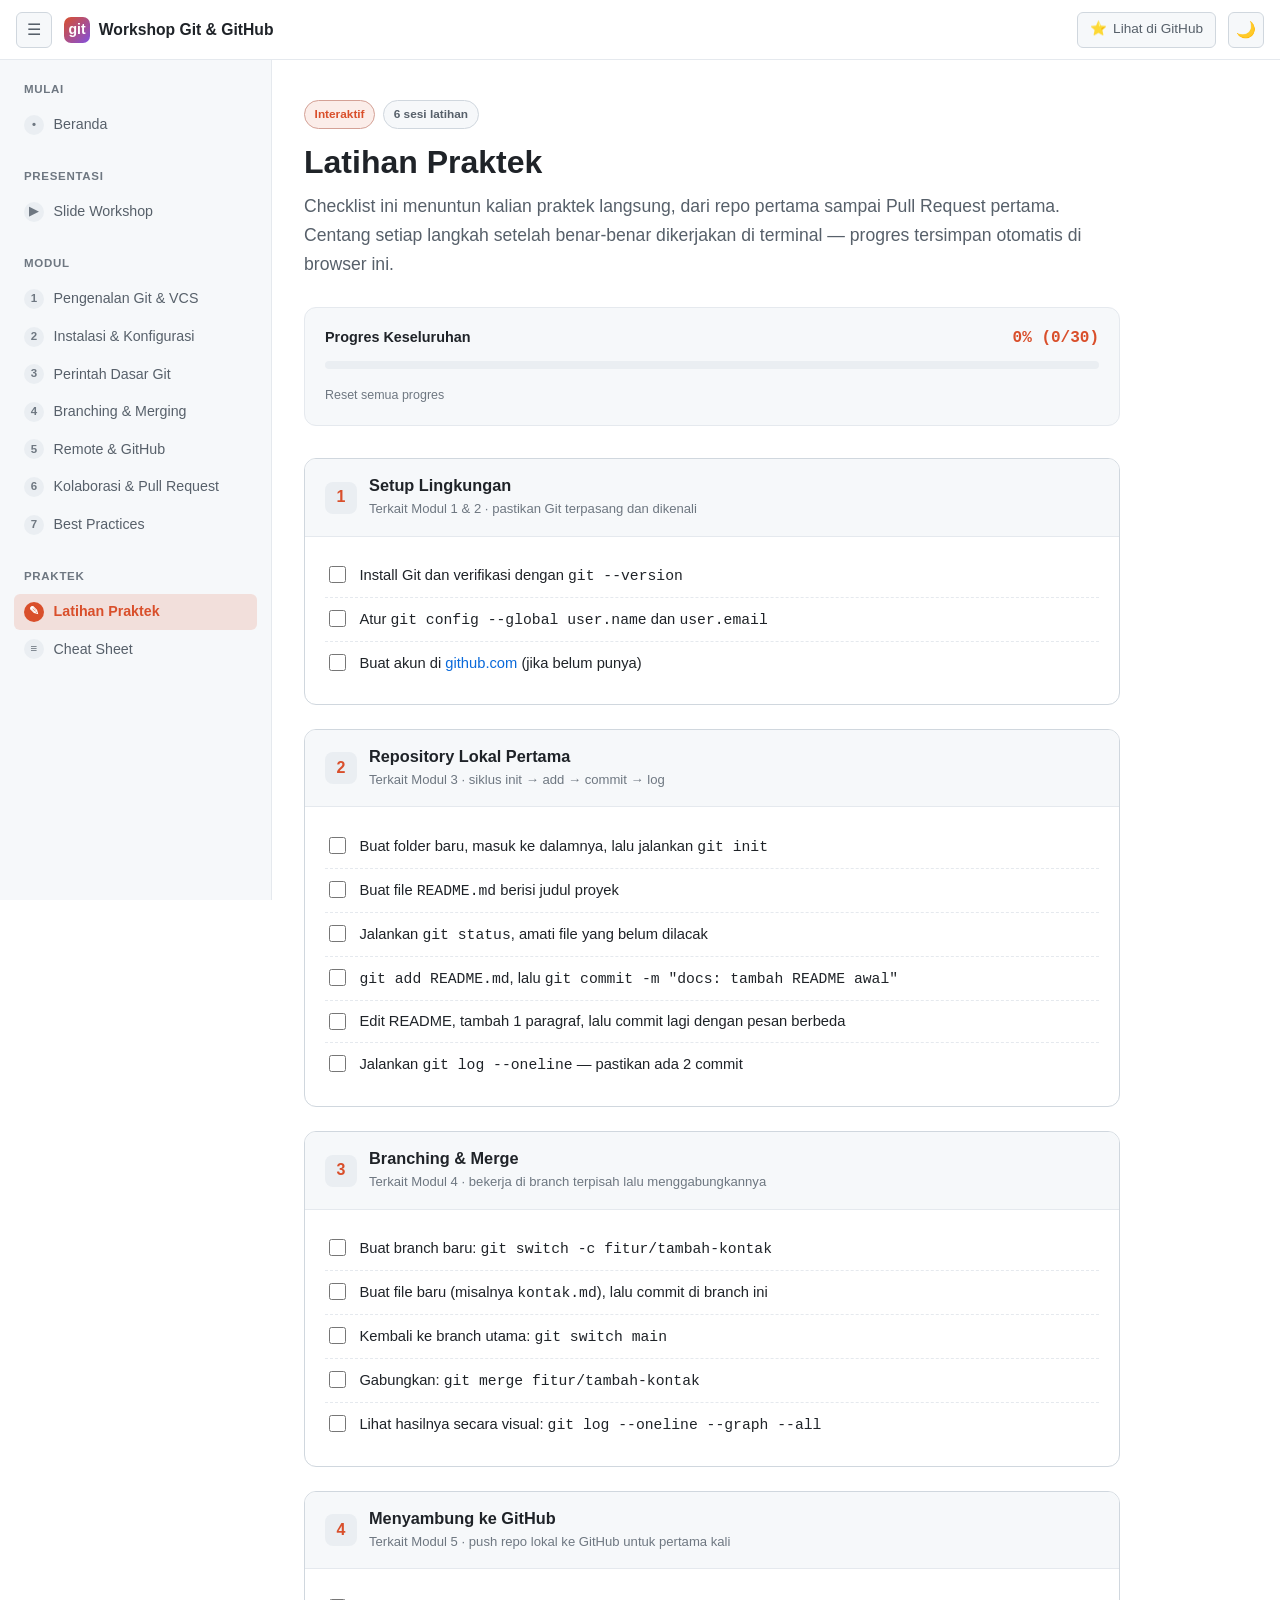
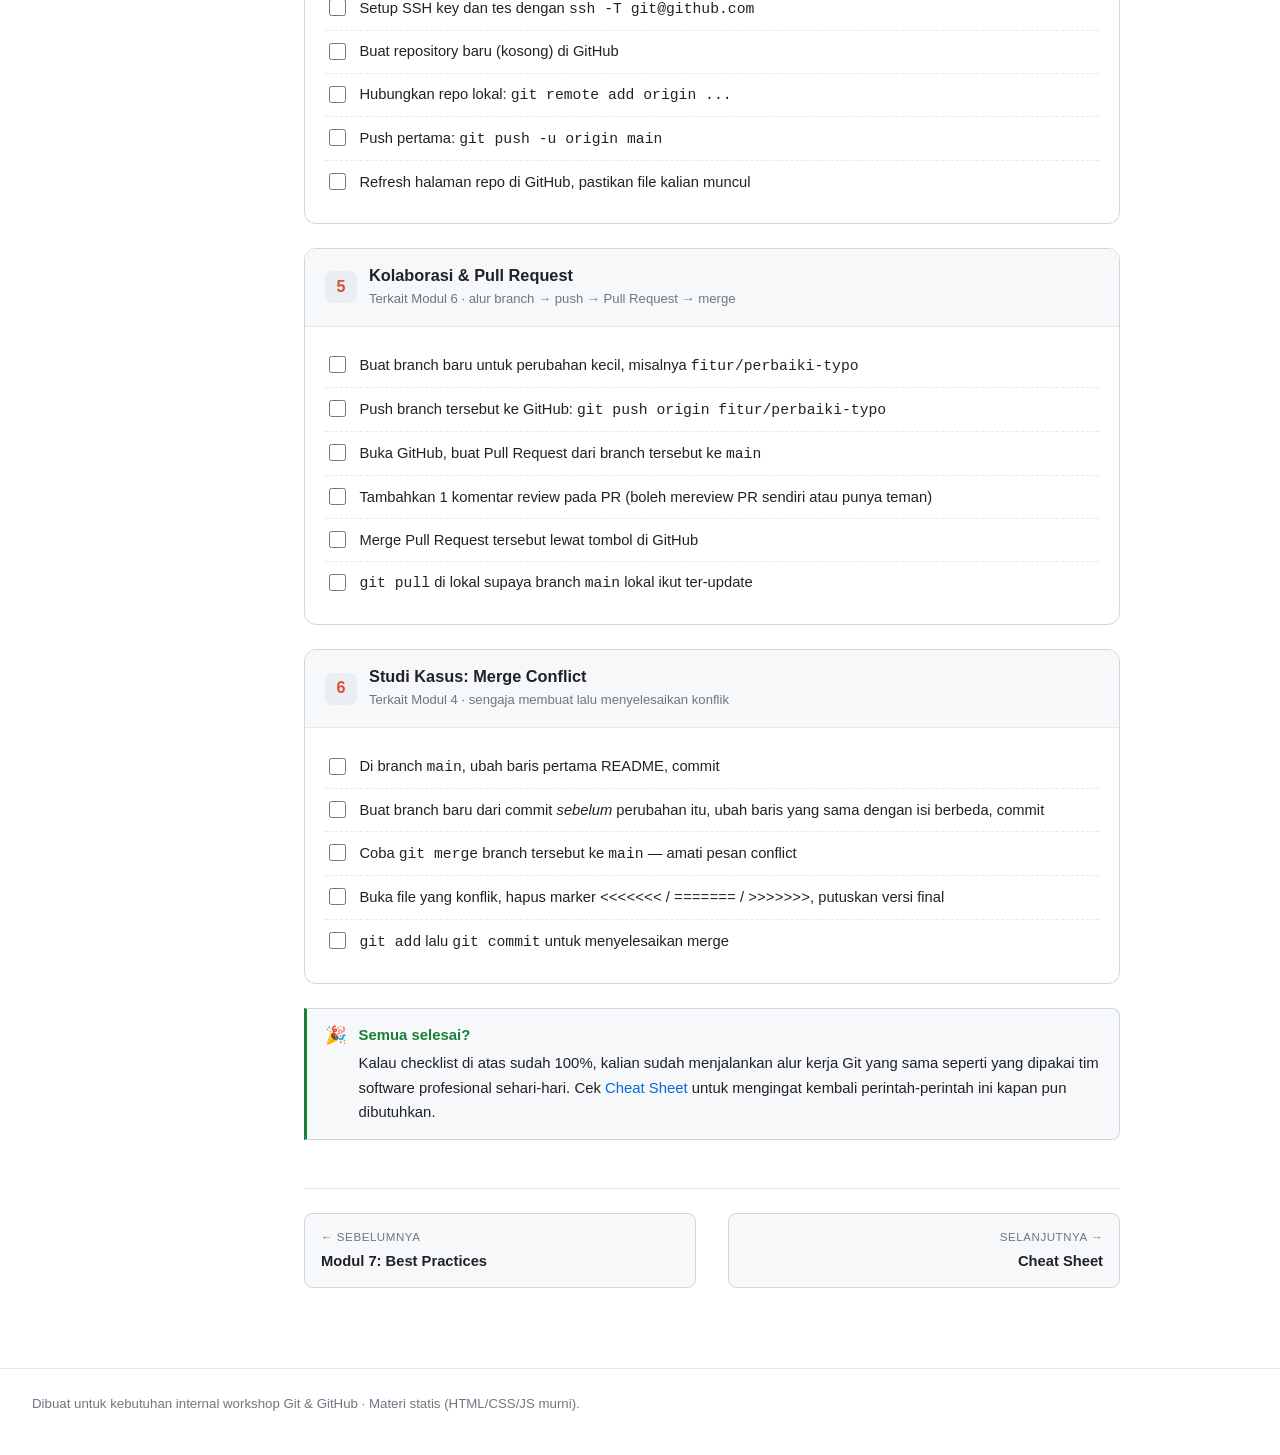
<file: latihan.html>
<!DOCTYPE html>
<html lang="id">
<head>
<meta charset="UTF-8">
<meta name="viewport" content="width=device-width, initial-scale=1.0">
<title>Latihan Praktek — Workshop Git &amp; GitHub</title>
<meta name="description" content="Checklist latihan praktek langkah-demi-langkah untuk workshop Git & GitHub, progres tersimpan otomatis di browser.">
<link rel="icon" type="image/svg+xml" href="assets/favicon.svg">
<link rel="stylesheet" href="css/style.css">
</head>
<body>
<a class="skip-link" href="#main">Lewati ke konten utama</a>

<header class="topbar">
  <button class="icon-btn menu-toggle" data-menu-toggle aria-label="Buka menu" aria-expanded="false">☰</button>
  <a class="brand" href="index.html">
    <span class="logo-mark">git</span>
    <span>Workshop Git &amp; GitHub</span>
  </a>
  <div class="topbar-spacer"></div>
  <a class="gh-link" href="https://github.com/" target="_blank" rel="noopener">
    <span>⭐</span><span>Lihat di GitHub</span>
  </a>
  <button class="icon-btn" data-theme-toggle aria-label="Ganti tema">🌙</button>
</header>

<div class="sidebar-backdrop" data-sidebar-backdrop></div>

<div class="layout">
  <nav class="sidebar" aria-label="Navigasi modul">
    <div class="side-group">
      <div class="side-group-title">Mulai</div>
      <a class="side-link" href="index.html"><span class="num">•</span> Beranda</a>
    </div>
    <div class="side-group">
      <div class="side-group-title">Presentasi</div>
      <a class="side-link" href="slide.html" target="_blank" rel="noopener"><span class="num">▶</span> Slide Workshop</a>
    </div>
    <div class="side-group">
      <div class="side-group-title">Modul</div>
      <a class="side-link" href="modul-01-pengenalan.html"><span class="num">1</span> Pengenalan Git &amp; VCS</a>
      <a class="side-link" href="modul-02-instalasi.html"><span class="num">2</span> Instalasi &amp; Konfigurasi</a>
      <a class="side-link" href="modul-03-dasar-git.html"><span class="num">3</span> Perintah Dasar Git</a>
      <a class="side-link" href="modul-04-branching.html"><span class="num">4</span> Branching &amp; Merging</a>
      <a class="side-link" href="modul-05-remote-github.html"><span class="num">5</span> Remote &amp; GitHub</a>
      <a class="side-link" href="modul-06-kolaborasi.html"><span class="num">6</span> Kolaborasi &amp; Pull Request</a>
      <a class="side-link" href="modul-07-best-practices.html"><span class="num">7</span> Best Practices</a>
    </div>
    <div class="side-group">
      <div class="side-group-title">Praktek</div>
      <a class="side-link" href="latihan.html"><span class="num">✎</span> Latihan Praktek</a>
      <a class="side-link" href="referensi.html"><span class="num">≡</span> Cheat Sheet</a>
    </div>
  </nav>

  <main class="content" id="main">
    <div class="page-header">
      <div class="badge-row">
        <span class="badge accent">Interaktif</span>
        <span class="badge">6 sesi latihan</span>
      </div>
      <h1>Latihan Praktek</h1>
      <p class="lead">
        Checklist ini menuntun kalian praktek langsung, dari repo pertama sampai Pull Request pertama.
        Centang setiap langkah setelah benar-benar dikerjakan di terminal — progres tersimpan otomatis
        di browser ini.
      </p>
    </div>

    <div class="progress-wrap">
      <div class="progress-top">
        <span>Progres Keseluruhan</span>
        <span class="progress-percent">0% (0/0)</span>
      </div>
      <div class="progress-bar-track"><div class="progress-bar-fill"></div></div>
      <div class="progress-reset"><button type="button" data-reset-progress>Reset semua progres</button></div>
    </div>

    <div class="exercise">
      <div class="exercise-head">
        <span class="num">1</span>
        <div>
          <h3>Setup Lingkungan</h3>
          <p>Terkait Modul 1 &amp; 2 · pastikan Git terpasang dan dikenali</p>
        </div>
      </div>
      <div class="exercise-body">
        <div class="check-item">
          <input type="checkbox" id="l1-1" data-progress-key="l1-1">
          <label for="l1-1">Install Git dan verifikasi dengan <code>git --version</code></label>
        </div>
        <div class="check-item">
          <input type="checkbox" id="l1-2" data-progress-key="l1-2">
          <label for="l1-2">Atur <code>git config --global user.name</code> dan <code>user.email</code></label>
        </div>
        <div class="check-item">
          <input type="checkbox" id="l1-3" data-progress-key="l1-3">
          <label for="l1-3">Buat akun di <a href="https://github.com" target="_blank" rel="noopener">github.com</a> (jika belum punya)</label>
        </div>
      </div>
    </div>

    <div class="exercise">
      <div class="exercise-head">
        <span class="num">2</span>
        <div>
          <h3>Repository Lokal Pertama</h3>
          <p>Terkait Modul 3 · siklus init → add → commit → log</p>
        </div>
      </div>
      <div class="exercise-body">
        <div class="check-item">
          <input type="checkbox" id="l2-1" data-progress-key="l2-1">
          <label for="l2-1">Buat folder baru, masuk ke dalamnya, lalu jalankan <code>git init</code></label>
        </div>
        <div class="check-item">
          <input type="checkbox" id="l2-2" data-progress-key="l2-2">
          <label for="l2-2">Buat file <code>README.md</code> berisi judul proyek</label>
        </div>
        <div class="check-item">
          <input type="checkbox" id="l2-3" data-progress-key="l2-3">
          <label for="l2-3">Jalankan <code>git status</code>, amati file yang belum dilacak</label>
        </div>
        <div class="check-item">
          <input type="checkbox" id="l2-4" data-progress-key="l2-4">
          <label for="l2-4"><code>git add README.md</code>, lalu <code>git commit -m "docs: tambah README awal"</code></label>
        </div>
        <div class="check-item">
          <input type="checkbox" id="l2-5" data-progress-key="l2-5">
          <label for="l2-5">Edit README, tambah 1 paragraf, lalu commit lagi dengan pesan berbeda</label>
        </div>
        <div class="check-item">
          <input type="checkbox" id="l2-6" data-progress-key="l2-6">
          <label for="l2-6">Jalankan <code>git log --oneline</code> — pastikan ada 2 commit</label>
        </div>
      </div>
    </div>

    <div class="exercise">
      <div class="exercise-head">
        <span class="num">3</span>
        <div>
          <h3>Branching &amp; Merge</h3>
          <p>Terkait Modul 4 · bekerja di branch terpisah lalu menggabungkannya</p>
        </div>
      </div>
      <div class="exercise-body">
        <div class="check-item">
          <input type="checkbox" id="l3-1" data-progress-key="l3-1">
          <label for="l3-1">Buat branch baru: <code>git switch -c fitur/tambah-kontak</code></label>
        </div>
        <div class="check-item">
          <input type="checkbox" id="l3-2" data-progress-key="l3-2">
          <label for="l3-2">Buat file baru (misalnya <code>kontak.md</code>), lalu commit di branch ini</label>
        </div>
        <div class="check-item">
          <input type="checkbox" id="l3-3" data-progress-key="l3-3">
          <label for="l3-3">Kembali ke branch utama: <code>git switch main</code></label>
        </div>
        <div class="check-item">
          <input type="checkbox" id="l3-4" data-progress-key="l3-4">
          <label for="l3-4">Gabungkan: <code>git merge fitur/tambah-kontak</code></label>
        </div>
        <div class="check-item">
          <input type="checkbox" id="l3-5" data-progress-key="l3-5">
          <label for="l3-5">Lihat hasilnya secara visual: <code>git log --oneline --graph --all</code></label>
        </div>
      </div>
    </div>

    <div class="exercise">
      <div class="exercise-head">
        <span class="num">4</span>
        <div>
          <h3>Menyambung ke GitHub</h3>
          <p>Terkait Modul 5 · push repo lokal ke GitHub untuk pertama kali</p>
        </div>
      </div>
      <div class="exercise-body">
        <div class="check-item">
          <input type="checkbox" id="l4-1" data-progress-key="l4-1">
          <label for="l4-1">Setup SSH key dan tes dengan <code>ssh -T git@github.com</code></label>
        </div>
        <div class="check-item">
          <input type="checkbox" id="l4-2" data-progress-key="l4-2">
          <label for="l4-2">Buat repository baru (kosong) di GitHub</label>
        </div>
        <div class="check-item">
          <input type="checkbox" id="l4-3" data-progress-key="l4-3">
          <label for="l4-3">Hubungkan repo lokal: <code>git remote add origin ...</code></label>
        </div>
        <div class="check-item">
          <input type="checkbox" id="l4-4" data-progress-key="l4-4">
          <label for="l4-4">Push pertama: <code>git push -u origin main</code></label>
        </div>
        <div class="check-item">
          <input type="checkbox" id="l4-5" data-progress-key="l4-5">
          <label for="l4-5">Refresh halaman repo di GitHub, pastikan file kalian muncul</label>
        </div>
      </div>
    </div>

    <div class="exercise">
      <div class="exercise-head">
        <span class="num">5</span>
        <div>
          <h3>Kolaborasi &amp; Pull Request</h3>
          <p>Terkait Modul 6 · alur branch → push → Pull Request → merge</p>
        </div>
      </div>
      <div class="exercise-body">
        <div class="check-item">
          <input type="checkbox" id="l5-1" data-progress-key="l5-1">
          <label for="l5-1">Buat branch baru untuk perubahan kecil, misalnya <code>fitur/perbaiki-typo</code></label>
        </div>
        <div class="check-item">
          <input type="checkbox" id="l5-2" data-progress-key="l5-2">
          <label for="l5-2">Push branch tersebut ke GitHub: <code>git push origin fitur/perbaiki-typo</code></label>
        </div>
        <div class="check-item">
          <input type="checkbox" id="l5-3" data-progress-key="l5-3">
          <label for="l5-3">Buka GitHub, buat Pull Request dari branch tersebut ke <code>main</code></label>
        </div>
        <div class="check-item">
          <input type="checkbox" id="l5-4" data-progress-key="l5-4">
          <label for="l5-4">Tambahkan 1 komentar review pada PR (boleh mereview PR sendiri atau punya teman)</label>
        </div>
        <div class="check-item">
          <input type="checkbox" id="l5-5" data-progress-key="l5-5">
          <label for="l5-5">Merge Pull Request tersebut lewat tombol di GitHub</label>
        </div>
        <div class="check-item">
          <input type="checkbox" id="l5-6" data-progress-key="l5-6">
          <label for="l5-6"><code>git pull</code> di lokal supaya branch <code>main</code> lokal ikut ter-update</label>
        </div>
      </div>
    </div>

    <div class="exercise">
      <div class="exercise-head">
        <span class="num">6</span>
        <div>
          <h3>Studi Kasus: Merge Conflict</h3>
          <p>Terkait Modul 4 · sengaja membuat lalu menyelesaikan konflik</p>
        </div>
      </div>
      <div class="exercise-body">
        <div class="check-item">
          <input type="checkbox" id="l6-1" data-progress-key="l6-1">
          <label for="l6-1">Di branch <code>main</code>, ubah baris pertama README, commit</label>
        </div>
        <div class="check-item">
          <input type="checkbox" id="l6-2" data-progress-key="l6-2">
          <label for="l6-2">Buat branch baru dari commit <em>sebelum</em> perubahan itu, ubah baris yang sama dengan isi berbeda, commit</label>
        </div>
        <div class="check-item">
          <input type="checkbox" id="l6-3" data-progress-key="l6-3">
          <label for="l6-3">Coba <code>git merge</code> branch tersebut ke <code>main</code> — amati pesan conflict</label>
        </div>
        <div class="check-item">
          <input type="checkbox" id="l6-4" data-progress-key="l6-4">
          <label for="l6-4">Buka file yang konflik, hapus marker <code>&lt;&lt;&lt;&lt;&lt;&lt;&lt;</code> / <code>=======</code> / <code>&gt;&gt;&gt;&gt;&gt;&gt;&gt;</code>, putuskan versi final</label>
        </div>
        <div class="check-item">
          <input type="checkbox" id="l6-5" data-progress-key="l6-5">
          <label for="l6-5"><code>git add</code> lalu <code>git commit</code> untuk menyelesaikan merge</label>
        </div>
      </div>
    </div>

    <div class="callout tip">
      <span class="callout-icon">🎉</span>
      <div>
        <span class="callout-title">Semua selesai?</span>
        <p>Kalau checklist di atas sudah 100%, kalian sudah menjalankan alur kerja Git yang sama seperti yang dipakai tim software profesional sehari-hari. Cek <a href="referensi.html">Cheat Sheet</a> untuk mengingat kembali perintah-perintah ini kapan pun dibutuhkan.</p>
      </div>
    </div>

    <nav class="page-nav" aria-label="Navigasi modul">
      <a class="prev" href="modul-07-best-practices.html">
        <div class="dir">← Sebelumnya</div>
        <div class="title">Modul 7: Best Practices</div>
      </a>
      <a class="next" href="referensi.html">
        <div class="dir">Selanjutnya →</div>
        <div class="title">Cheat Sheet</div>
      </a>
    </nav>
  </main>
</div>

<footer class="site-footer">
  Dibuat untuk kebutuhan internal workshop Git &amp; GitHub · Materi statis (HTML/CSS/JS murni).
</footer>

<script src="js/main.js"></script>
</body>
</html>
</file>
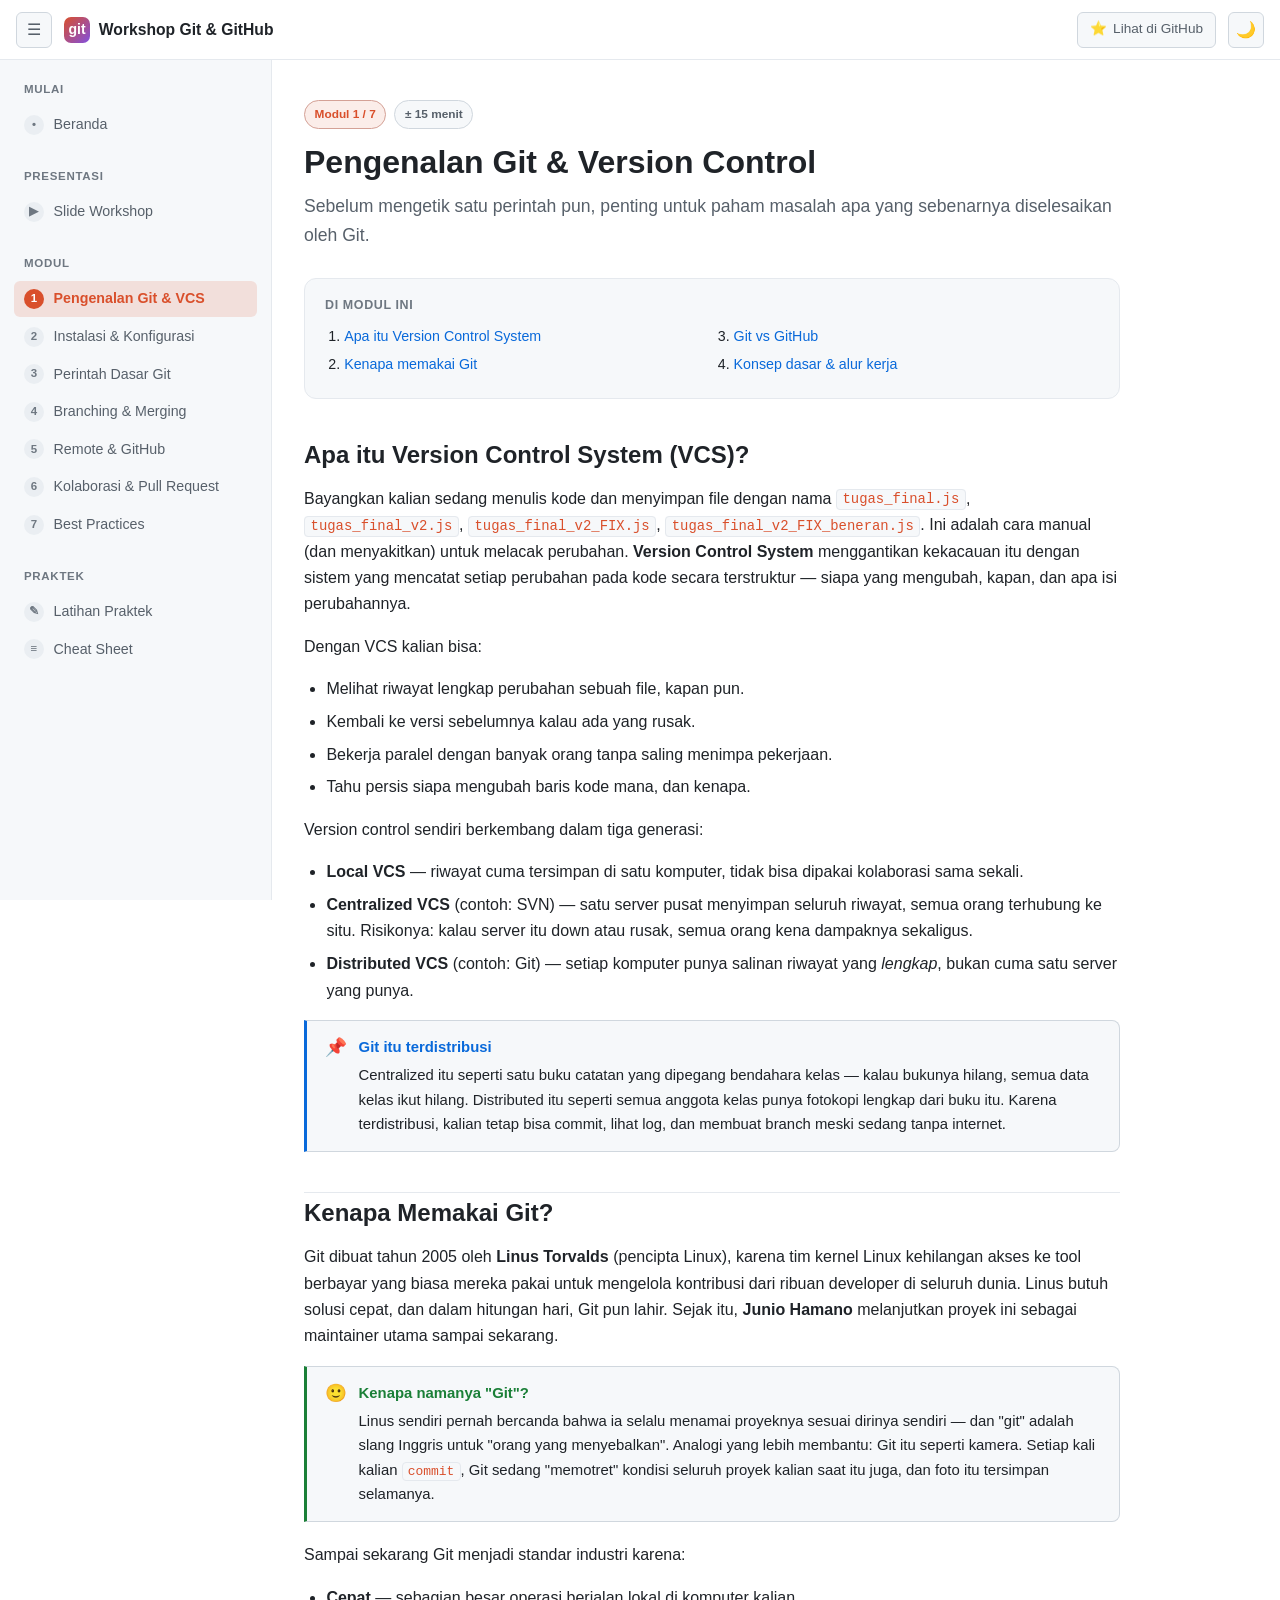
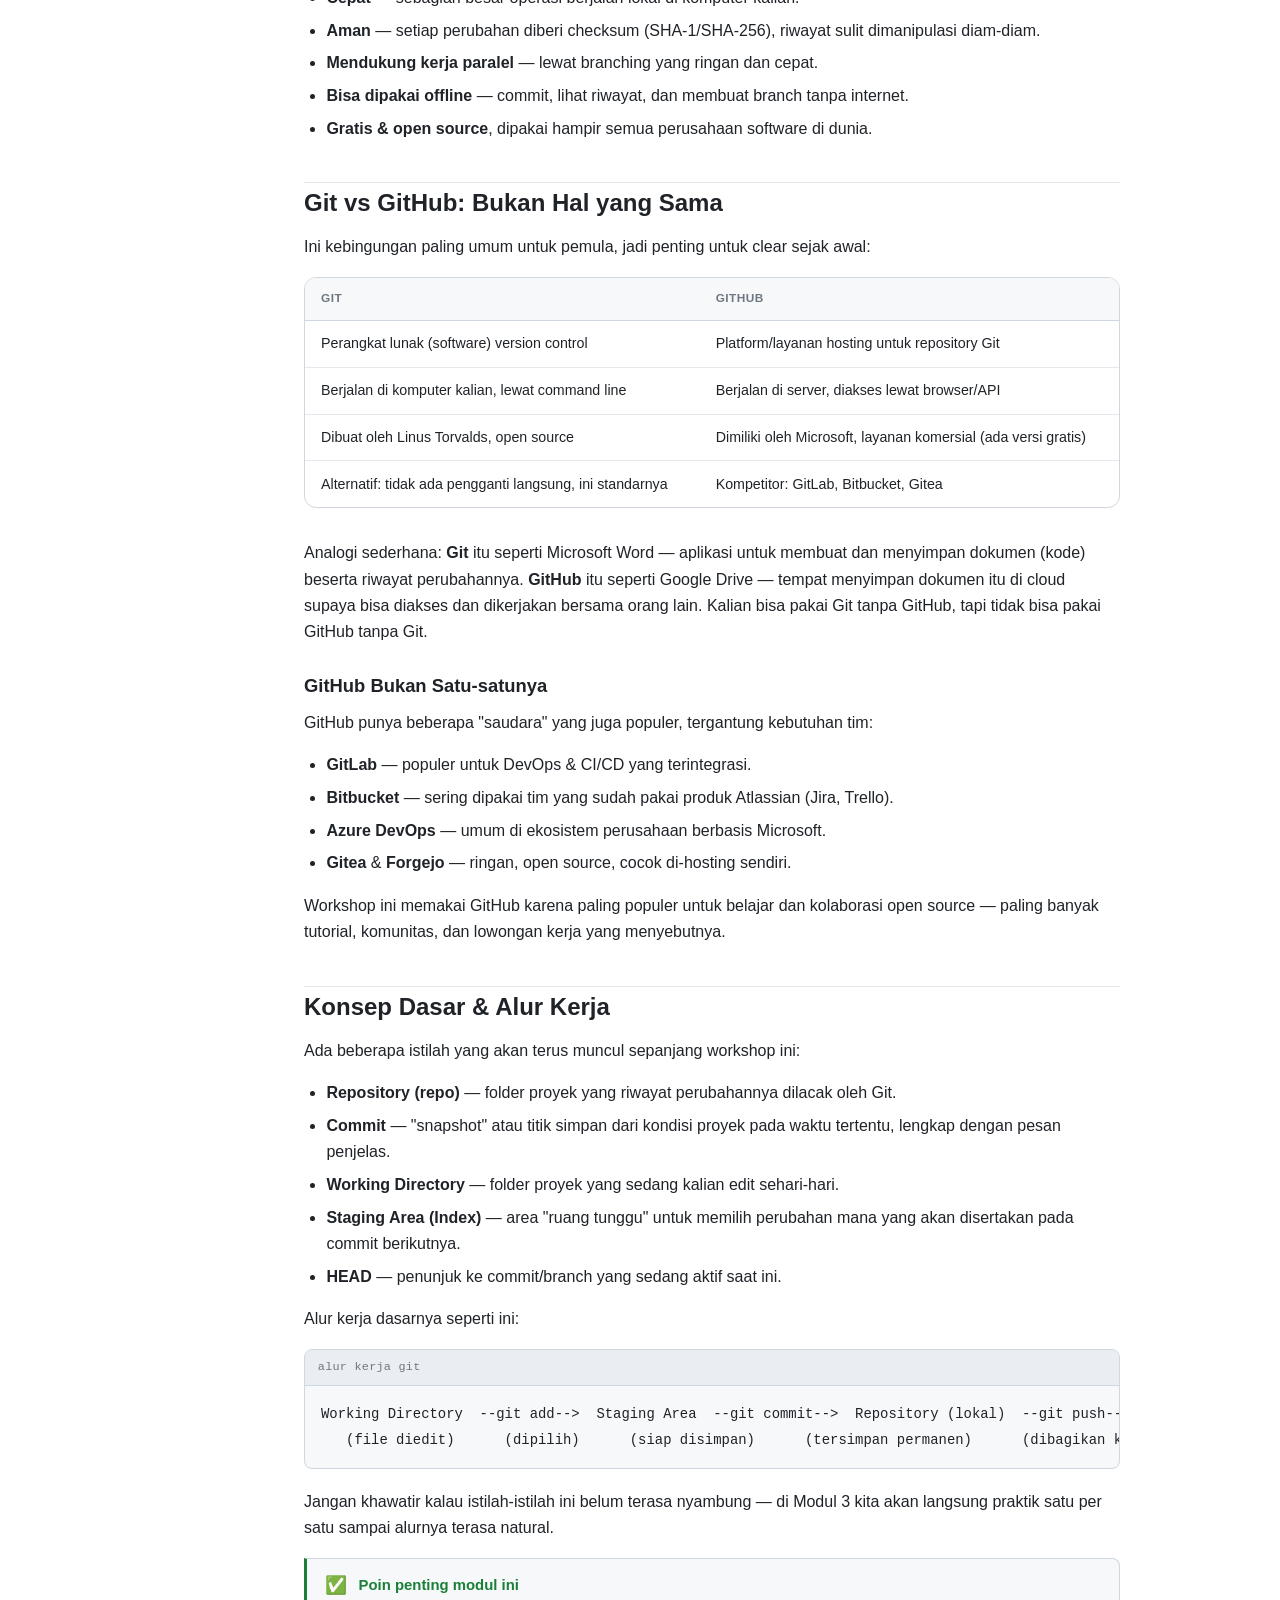
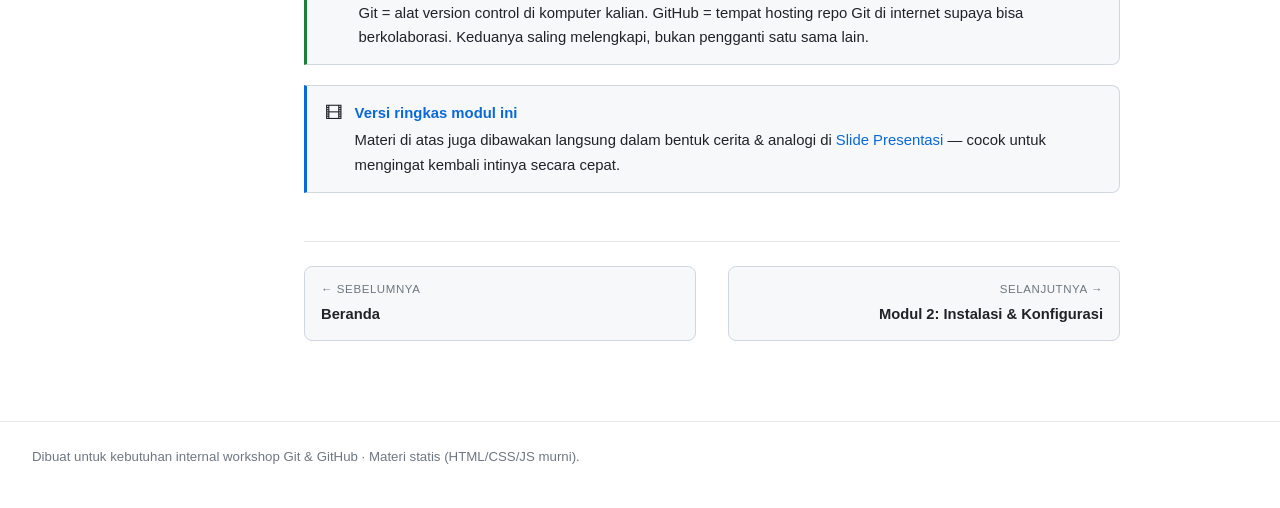
<file: modul-01-pengenalan.html>
<!DOCTYPE html>
<html lang="id">
<head>
<meta charset="UTF-8">
<meta name="viewport" content="width=device-width, initial-scale=1.0">
<title>Modul 1: Pengenalan Git &amp; Version Control — Workshop Git &amp; GitHub</title>
<meta name="description" content="Apa itu version control system, kenapa memakai Git, dan perbedaan mendasar antara Git dan GitHub.">
<link rel="icon" type="image/svg+xml" href="assets/favicon.svg">
<link rel="stylesheet" href="css/style.css">
</head>
<body>
<a class="skip-link" href="#main">Lewati ke konten utama</a>

<header class="topbar">
  <button class="icon-btn menu-toggle" data-menu-toggle aria-label="Buka menu" aria-expanded="false">☰</button>
  <a class="brand" href="index.html">
    <span class="logo-mark">git</span>
    <span>Workshop Git &amp; GitHub</span>
  </a>
  <div class="topbar-spacer"></div>
  <a class="gh-link" href="https://github.com/" target="_blank" rel="noopener">
    <span>⭐</span><span>Lihat di GitHub</span>
  </a>
  <button class="icon-btn" data-theme-toggle aria-label="Ganti tema">🌙</button>
</header>

<div class="sidebar-backdrop" data-sidebar-backdrop></div>

<div class="layout">
  <nav class="sidebar" aria-label="Navigasi modul">
    <div class="side-group">
      <div class="side-group-title">Mulai</div>
      <a class="side-link" href="index.html"><span class="num">•</span> Beranda</a>
    </div>
    <div class="side-group">
      <div class="side-group-title">Presentasi</div>
      <a class="side-link" href="slide.html" target="_blank" rel="noopener"><span class="num">▶</span> Slide Workshop</a>
    </div>
    <div class="side-group">
      <div class="side-group-title">Modul</div>
      <a class="side-link" href="modul-01-pengenalan.html"><span class="num">1</span> Pengenalan Git &amp; VCS</a>
      <a class="side-link" href="modul-02-instalasi.html"><span class="num">2</span> Instalasi &amp; Konfigurasi</a>
      <a class="side-link" href="modul-03-dasar-git.html"><span class="num">3</span> Perintah Dasar Git</a>
      <a class="side-link" href="modul-04-branching.html"><span class="num">4</span> Branching &amp; Merging</a>
      <a class="side-link" href="modul-05-remote-github.html"><span class="num">5</span> Remote &amp; GitHub</a>
      <a class="side-link" href="modul-06-kolaborasi.html"><span class="num">6</span> Kolaborasi &amp; Pull Request</a>
      <a class="side-link" href="modul-07-best-practices.html"><span class="num">7</span> Best Practices</a>
    </div>
    <div class="side-group">
      <div class="side-group-title">Praktek</div>
      <a class="side-link" href="latihan.html"><span class="num">✎</span> Latihan Praktek</a>
      <a class="side-link" href="referensi.html"><span class="num">≡</span> Cheat Sheet</a>
    </div>
  </nav>

  <main class="content" id="main">
    <div class="page-header">
      <div class="badge-row">
        <span class="badge accent">Modul 1 / 7</span>
        <span class="badge">± 15 menit</span>
      </div>
      <h1>Pengenalan Git &amp; Version Control</h1>
      <p class="lead">Sebelum mengetik satu perintah pun, penting untuk paham masalah apa yang sebenarnya diselesaikan oleh Git.</p>
    </div>

    <div class="toc">
      <div class="toc-title">Di modul ini</div>
      <ol>
        <li><a href="#vcs">Apa itu Version Control System</a></li>
        <li><a href="#kenapa-git">Kenapa memakai Git</a></li>
        <li><a href="#git-vs-github">Git vs GitHub</a></li>
        <li><a href="#konsep">Konsep dasar &amp; alur kerja</a></li>
      </ol>
    </div>

    <h2 id="vcs">Apa itu Version Control System (VCS)?</h2>
    <p>
      Bayangkan kalian sedang menulis kode dan menyimpan file dengan nama
      <code>tugas_final.js</code>, <code>tugas_final_v2.js</code>, <code>tugas_final_v2_FIX.js</code>,
      <code>tugas_final_v2_FIX_beneran.js</code>. Ini adalah cara manual (dan menyakitkan) untuk melacak
      perubahan. <strong>Version Control System</strong> menggantikan kekacauan itu dengan sistem yang mencatat
      setiap perubahan pada kode secara terstruktur — siapa yang mengubah, kapan, dan apa isi perubahannya.
    </p>
    <p>Dengan VCS kalian bisa:</p>
    <ul>
      <li>Melihat riwayat lengkap perubahan sebuah file, kapan pun.</li>
      <li>Kembali ke versi sebelumnya kalau ada yang rusak.</li>
      <li>Bekerja paralel dengan banyak orang tanpa saling menimpa pekerjaan.</li>
      <li>Tahu persis siapa mengubah baris kode mana, dan kenapa.</li>
    </ul>

    <p>Version control sendiri berkembang dalam tiga generasi:</p>
    <ul>
      <li><strong>Local VCS</strong> — riwayat cuma tersimpan di satu komputer, tidak bisa dipakai kolaborasi sama sekali.</li>
      <li><strong>Centralized VCS</strong> (contoh: SVN) — satu server pusat menyimpan seluruh riwayat, semua orang terhubung ke situ. Risikonya: kalau server itu down atau rusak, semua orang kena dampaknya sekaligus.</li>
      <li><strong>Distributed VCS</strong> (contoh: Git) — setiap komputer punya salinan riwayat yang <em>lengkap</em>, bukan cuma satu server yang punya.</li>
    </ul>

    <div class="callout info">
      <span class="callout-icon">📌</span>
      <div>
        <span class="callout-title">Git itu terdistribusi</span>
        <p>
          Centralized itu seperti satu buku catatan yang dipegang bendahara kelas — kalau bukunya hilang,
          semua data kelas ikut hilang. Distributed itu seperti semua anggota kelas punya fotokopi lengkap
          dari buku itu. Karena terdistribusi, kalian tetap bisa commit, lihat log, dan membuat branch
          meski sedang tanpa internet.
        </p>
      </div>
    </div>

    <h2 id="kenapa-git">Kenapa Memakai Git?</h2>
    <p>
      Git dibuat tahun 2005 oleh <strong>Linus Torvalds</strong> (pencipta Linux), karena tim kernel Linux
      kehilangan akses ke tool berbayar yang biasa mereka pakai untuk mengelola kontribusi dari ribuan
      developer di seluruh dunia. Linus butuh solusi cepat, dan dalam hitungan hari, Git pun lahir. Sejak
      itu, <strong>Junio Hamano</strong> melanjutkan proyek ini sebagai maintainer utama sampai sekarang.
    </p>
    <div class="callout tip">
      <span class="callout-icon">🙂</span>
      <div>
        <span class="callout-title">Kenapa namanya "Git"?</span>
        <p>
          Linus sendiri pernah bercanda bahwa ia selalu menamai proyeknya sesuai dirinya sendiri —
          dan "git" adalah slang Inggris untuk "orang yang menyebalkan". Analogi yang lebih membantu:
          Git itu seperti kamera. Setiap kali kalian <code>commit</code>, Git sedang "memotret" kondisi
          seluruh proyek kalian saat itu juga, dan foto itu tersimpan selamanya.
        </p>
      </div>
    </div>
    <p>Sampai sekarang Git menjadi standar industri karena:</p>
    <ul>
      <li><strong>Cepat</strong> — sebagian besar operasi berjalan lokal di komputer kalian.</li>
      <li><strong>Aman</strong> — setiap perubahan diberi checksum (SHA-1/SHA-256), riwayat sulit dimanipulasi diam-diam.</li>
      <li><strong>Mendukung kerja paralel</strong> — lewat branching yang ringan dan cepat.</li>
      <li><strong>Bisa dipakai offline</strong> — commit, lihat riwayat, dan membuat branch tanpa internet.</li>
      <li><strong>Gratis &amp; open source</strong>, dipakai hampir semua perusahaan software di dunia.</li>
    </ul>

    <h2 id="git-vs-github">Git vs GitHub: Bukan Hal yang Sama</h2>
    <p>Ini kebingungan paling umum untuk pemula, jadi penting untuk clear sejak awal:</p>

    <div class="table-wrap">
      <table>
        <thead>
          <tr><th>Git</th><th>GitHub</th></tr>
        </thead>
        <tbody>
          <tr>
            <td>Perangkat lunak (software) version control</td>
            <td>Platform/layanan hosting untuk repository Git</td>
          </tr>
          <tr>
            <td>Berjalan di komputer kalian, lewat command line</td>
            <td>Berjalan di server, diakses lewat browser/API</td>
          </tr>
          <tr>
            <td>Dibuat oleh Linus Torvalds, open source</td>
            <td>Dimiliki oleh Microsoft, layanan komersial (ada versi gratis)</td>
          </tr>
          <tr>
            <td>Alternatif: tidak ada pengganti langsung, ini standarnya</td>
            <td>Kompetitor: GitLab, Bitbucket, Gitea</td>
          </tr>
        </tbody>
      </table>
    </div>
    <p>
      Analogi sederhana: <strong>Git</strong> itu seperti Microsoft Word — aplikasi untuk membuat dan menyimpan
      dokumen (kode) beserta riwayat perubahannya. <strong>GitHub</strong> itu seperti Google Drive — tempat
      menyimpan dokumen itu di cloud supaya bisa diakses dan dikerjakan bersama orang lain. Kalian bisa
      pakai Git tanpa GitHub, tapi tidak bisa pakai GitHub tanpa Git.
    </p>

    <h3>GitHub Bukan Satu-satunya</h3>
    <p>GitHub punya beberapa "saudara" yang juga populer, tergantung kebutuhan tim:</p>
    <ul>
      <li><strong>GitLab</strong> — populer untuk DevOps &amp; CI/CD yang terintegrasi.</li>
      <li><strong>Bitbucket</strong> — sering dipakai tim yang sudah pakai produk Atlassian (Jira, Trello).</li>
      <li><strong>Azure DevOps</strong> — umum di ekosistem perusahaan berbasis Microsoft.</li>
      <li><strong>Gitea</strong> &amp; <strong>Forgejo</strong> — ringan, open source, cocok di-hosting sendiri.</li>
    </ul>
    <p>Workshop ini memakai GitHub karena paling populer untuk belajar dan kolaborasi open source — paling banyak tutorial, komunitas, dan lowongan kerja yang menyebutnya.</p>

    <h2 id="konsep">Konsep Dasar &amp; Alur Kerja</h2>
    <p>Ada beberapa istilah yang akan terus muncul sepanjang workshop ini:</p>
    <ul>
      <li><strong>Repository (repo)</strong> — folder proyek yang riwayat perubahannya dilacak oleh Git.</li>
      <li><strong>Commit</strong> — "snapshot" atau titik simpan dari kondisi proyek pada waktu tertentu, lengkap dengan pesan penjelas.</li>
      <li><strong>Working Directory</strong> — folder proyek yang sedang kalian edit sehari-hari.</li>
      <li><strong>Staging Area (Index)</strong> — area "ruang tunggu" untuk memilih perubahan mana yang akan disertakan pada commit berikutnya.</li>
      <li><strong>HEAD</strong> — penunjuk ke commit/branch yang sedang aktif saat ini.</li>
    </ul>

    <p>Alur kerja dasarnya seperti ini:</p>
    <div class="code-block">
      <div class="code-block-head">
        <span class="code-block-label">alur kerja git</span>
      </div>
      <pre><code>Working Directory  --git add-->  Staging Area  --git commit-->  Repository (lokal)  --git push-->  GitHub (remote)
   (file diedit)      (dipilih)      (siap disimpan)      (tersimpan permanen)      (dibagikan ke tim)</code></pre>
    </div>

    <p>
      Jangan khawatir kalau istilah-istilah ini belum terasa nyambung — di Modul 3 kita akan langsung
      praktik satu per satu sampai alurnya terasa natural.
    </p>

    <div class="callout tip">
      <span class="callout-icon">✅</span>
      <div>
        <span class="callout-title">Poin penting modul ini</span>
        <p>Git = alat version control di komputer kalian. GitHub = tempat hosting repo Git di internet supaya bisa berkolaborasi. Keduanya saling melengkapi, bukan pengganti satu sama lain.</p>
      </div>
    </div>

    <div class="callout info">
      <span class="callout-icon">🎞</span>
      <div>
        <span class="callout-title">Versi ringkas modul ini</span>
        <p>Materi di atas juga dibawakan langsung dalam bentuk cerita &amp; analogi di <a href="slide.html" target="_blank" rel="noopener">Slide Presentasi</a> — cocok untuk mengingat kembali intinya secara cepat.</p>
      </div>
    </div>

    <nav class="page-nav" aria-label="Navigasi modul">
      <a class="prev" href="index.html">
        <div class="dir">← Sebelumnya</div>
        <div class="title">Beranda</div>
      </a>
      <a class="next" href="modul-02-instalasi.html">
        <div class="dir">Selanjutnya →</div>
        <div class="title">Modul 2: Instalasi &amp; Konfigurasi</div>
      </a>
    </nav>
  </main>
</div>

<footer class="site-footer">
  Dibuat untuk kebutuhan internal workshop Git &amp; GitHub · Materi statis (HTML/CSS/JS murni).
</footer>

<script src="js/main.js"></script>
</body>
</html>
</file>
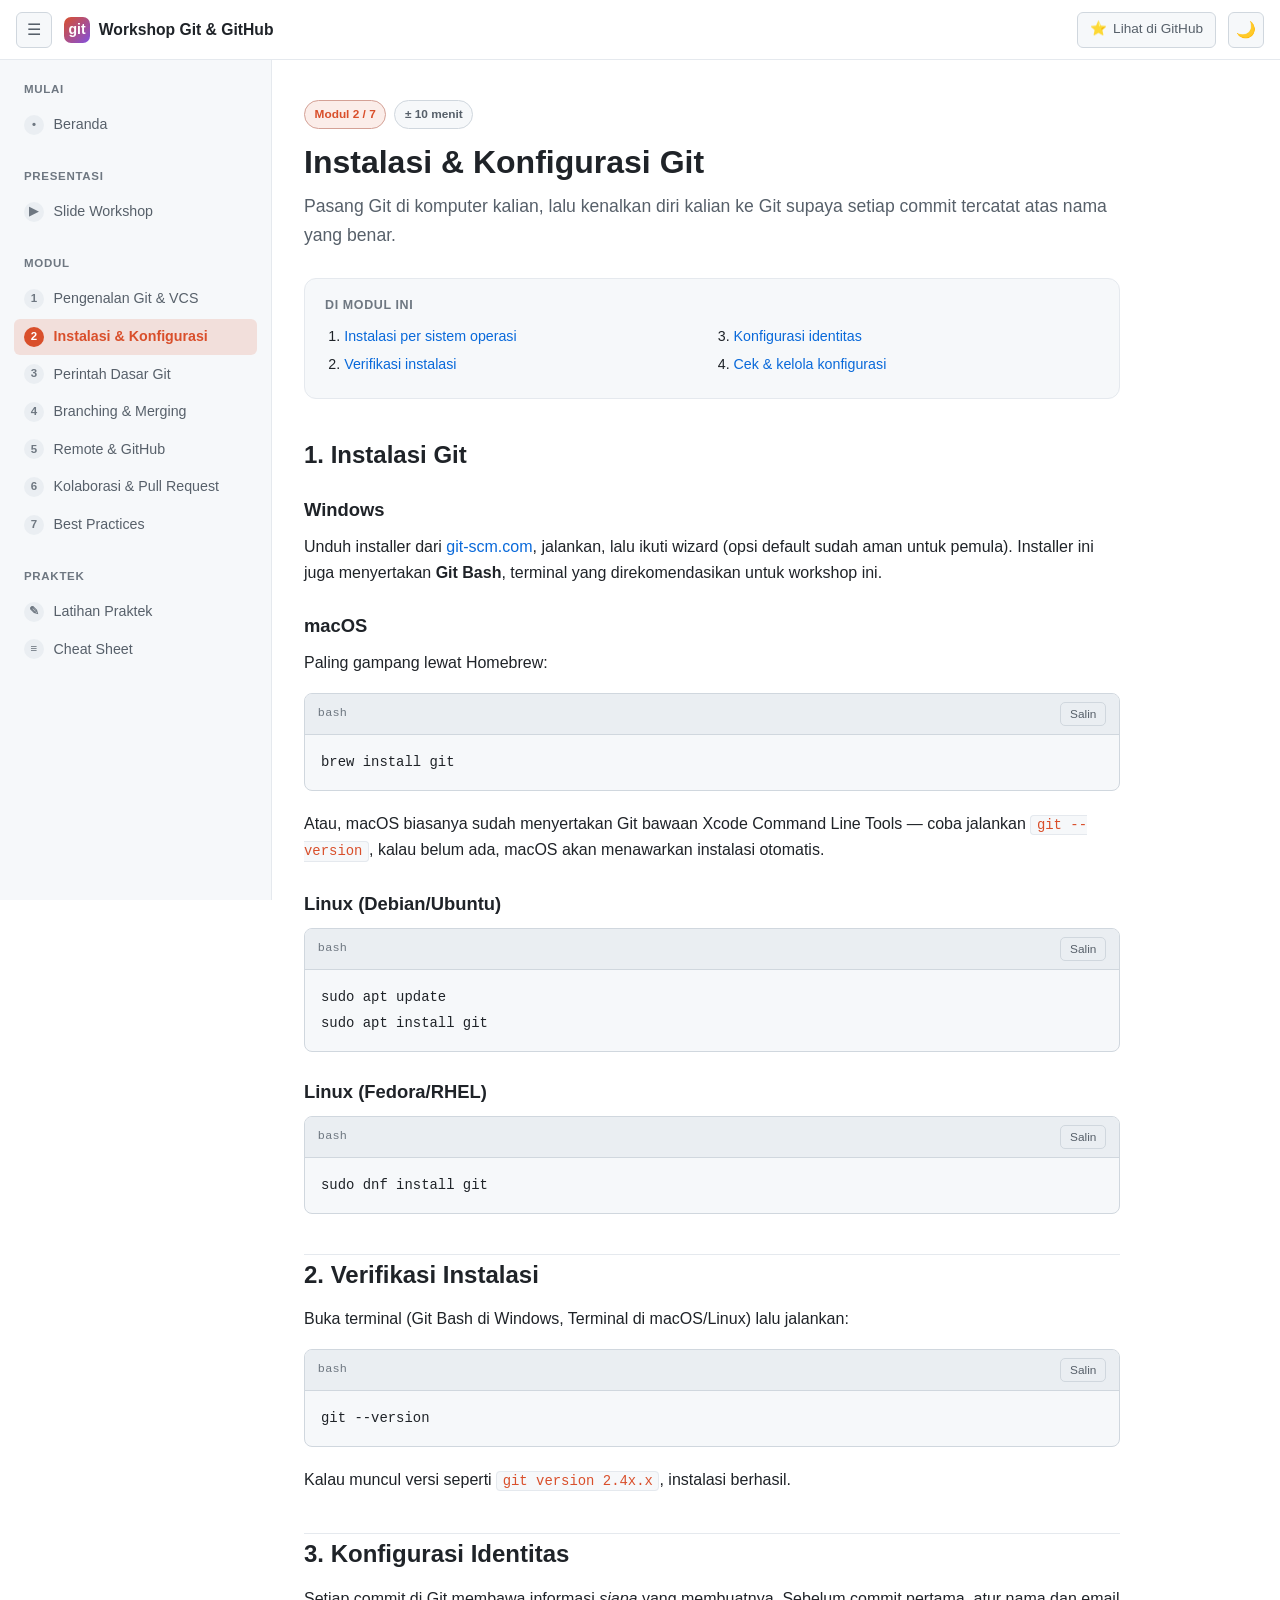
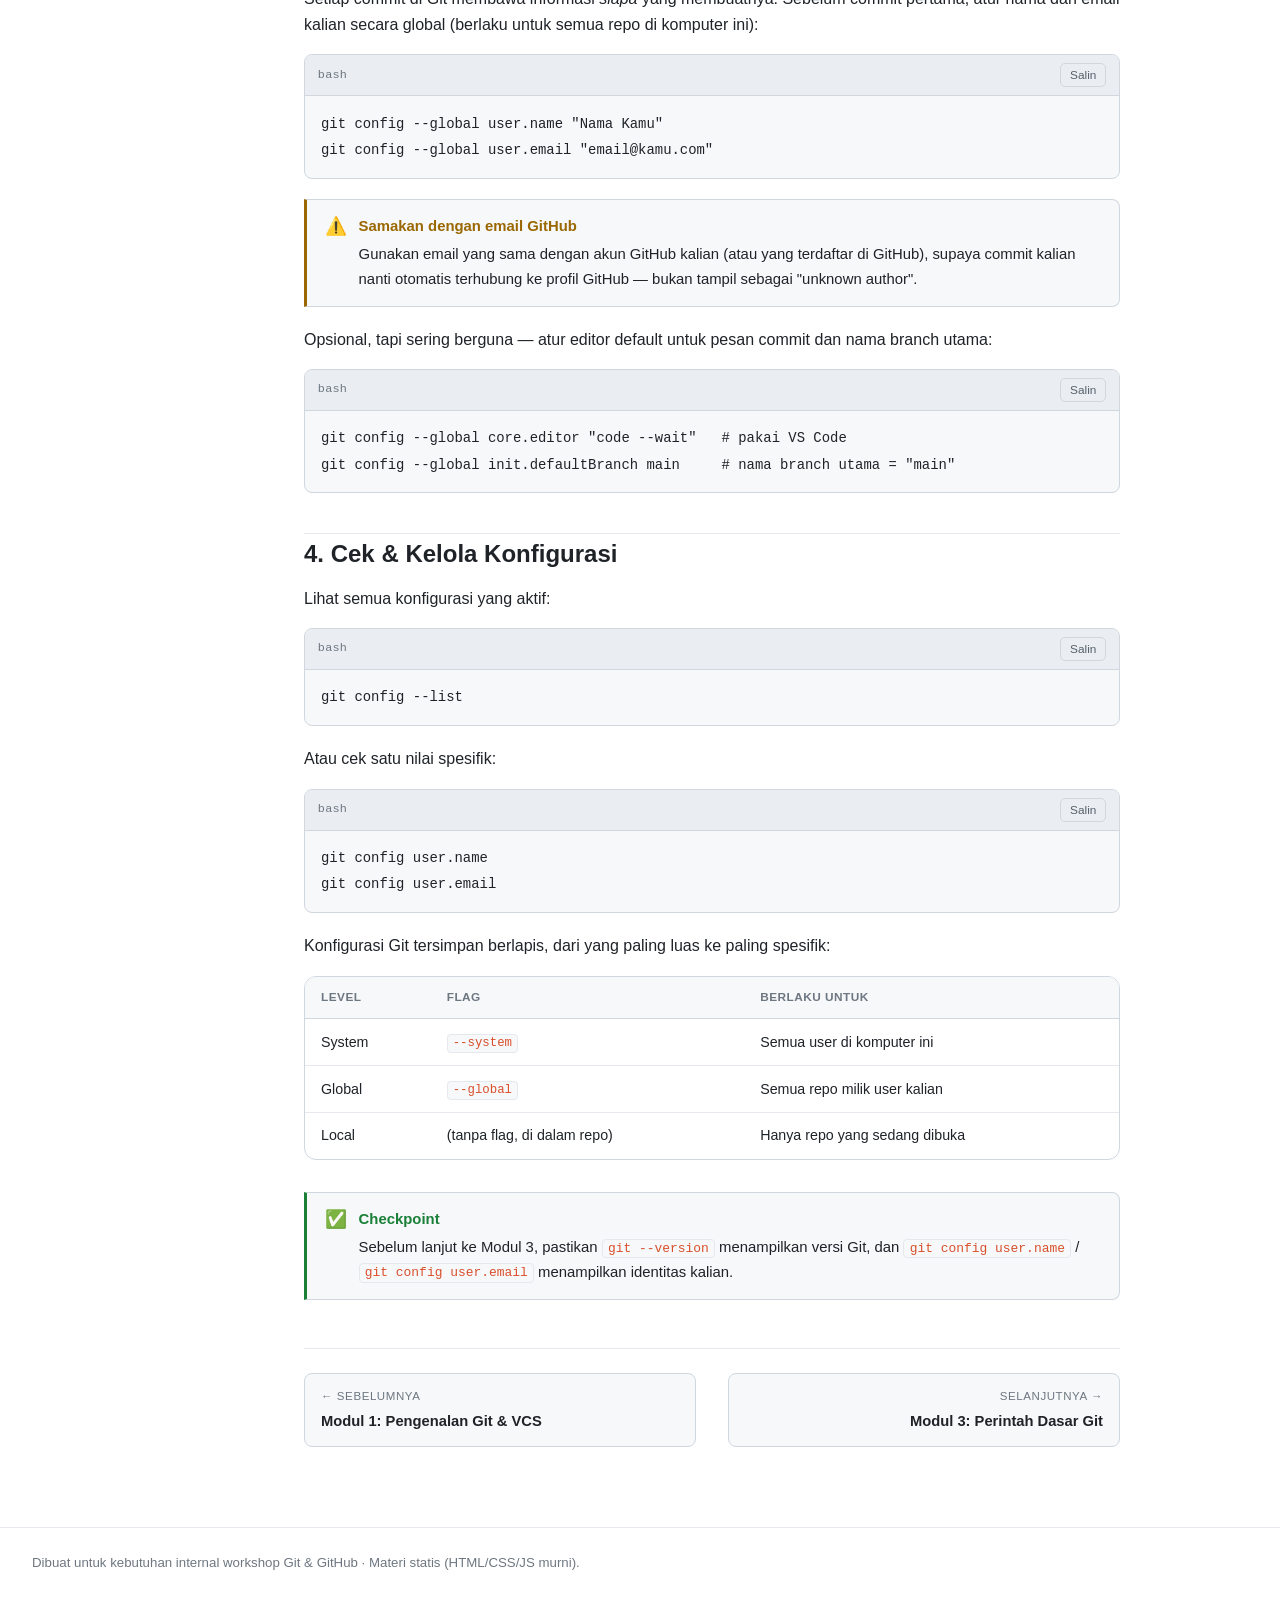
<file: modul-02-instalasi.html>
<!DOCTYPE html>
<html lang="id">
<head>
<meta charset="UTF-8">
<meta name="viewport" content="width=device-width, initial-scale=1.0">
<title>Modul 2: Instalasi &amp; Konfigurasi Git — Workshop Git &amp; GitHub</title>
<meta name="description" content="Cara instalasi Git di Windows, macOS, dan Linux, lalu konfigurasi identitas commit.">
<link rel="icon" type="image/svg+xml" href="assets/favicon.svg">
<link rel="stylesheet" href="css/style.css">
</head>
<body>
<a class="skip-link" href="#main">Lewati ke konten utama</a>

<header class="topbar">
  <button class="icon-btn menu-toggle" data-menu-toggle aria-label="Buka menu" aria-expanded="false">☰</button>
  <a class="brand" href="index.html">
    <span class="logo-mark">git</span>
    <span>Workshop Git &amp; GitHub</span>
  </a>
  <div class="topbar-spacer"></div>
  <a class="gh-link" href="https://github.com/" target="_blank" rel="noopener">
    <span>⭐</span><span>Lihat di GitHub</span>
  </a>
  <button class="icon-btn" data-theme-toggle aria-label="Ganti tema">🌙</button>
</header>

<div class="sidebar-backdrop" data-sidebar-backdrop></div>

<div class="layout">
  <nav class="sidebar" aria-label="Navigasi modul">
    <div class="side-group">
      <div class="side-group-title">Mulai</div>
      <a class="side-link" href="index.html"><span class="num">•</span> Beranda</a>
    </div>
    <div class="side-group">
      <div class="side-group-title">Presentasi</div>
      <a class="side-link" href="slide.html" target="_blank" rel="noopener"><span class="num">▶</span> Slide Workshop</a>
    </div>
    <div class="side-group">
      <div class="side-group-title">Modul</div>
      <a class="side-link" href="modul-01-pengenalan.html"><span class="num">1</span> Pengenalan Git &amp; VCS</a>
      <a class="side-link" href="modul-02-instalasi.html"><span class="num">2</span> Instalasi &amp; Konfigurasi</a>
      <a class="side-link" href="modul-03-dasar-git.html"><span class="num">3</span> Perintah Dasar Git</a>
      <a class="side-link" href="modul-04-branching.html"><span class="num">4</span> Branching &amp; Merging</a>
      <a class="side-link" href="modul-05-remote-github.html"><span class="num">5</span> Remote &amp; GitHub</a>
      <a class="side-link" href="modul-06-kolaborasi.html"><span class="num">6</span> Kolaborasi &amp; Pull Request</a>
      <a class="side-link" href="modul-07-best-practices.html"><span class="num">7</span> Best Practices</a>
    </div>
    <div class="side-group">
      <div class="side-group-title">Praktek</div>
      <a class="side-link" href="latihan.html"><span class="num">✎</span> Latihan Praktek</a>
      <a class="side-link" href="referensi.html"><span class="num">≡</span> Cheat Sheet</a>
    </div>
  </nav>

  <main class="content" id="main">
    <div class="page-header">
      <div class="badge-row">
        <span class="badge accent">Modul 2 / 7</span>
        <span class="badge">± 10 menit</span>
      </div>
      <h1>Instalasi &amp; Konfigurasi Git</h1>
      <p class="lead">Pasang Git di komputer kalian, lalu kenalkan diri kalian ke Git supaya setiap commit tercatat atas nama yang benar.</p>
    </div>

    <div class="toc">
      <div class="toc-title">Di modul ini</div>
      <ol>
        <li><a href="#instalasi">Instalasi per sistem operasi</a></li>
        <li><a href="#verifikasi">Verifikasi instalasi</a></li>
        <li><a href="#konfigurasi">Konfigurasi identitas</a></li>
        <li><a href="#cek-config">Cek &amp; kelola konfigurasi</a></li>
      </ol>
    </div>

    <h2 id="instalasi">1. Instalasi Git</h2>

    <h3>Windows</h3>
    <p>Unduh installer dari <a href="https://git-scm.com/download/win" target="_blank" rel="noopener">git-scm.com</a>, jalankan, lalu ikuti wizard (opsi default sudah aman untuk pemula). Installer ini juga menyertakan <strong>Git Bash</strong>, terminal yang direkomendasikan untuk workshop ini.</p>

    <h3>macOS</h3>
    <p>Paling gampang lewat Homebrew:</p>
    <div class="code-block">
      <div class="code-block-head">
        <span class="code-block-label">bash</span>
        <button class="copy-btn">Salin</button>
      </div>
      <pre><code>brew install git</code></pre>
    </div>
    <p>Atau, macOS biasanya sudah menyertakan Git bawaan Xcode Command Line Tools — coba jalankan <code>git --version</code>, kalau belum ada, macOS akan menawarkan instalasi otomatis.</p>

    <h3>Linux (Debian/Ubuntu)</h3>
    <div class="code-block">
      <div class="code-block-head">
        <span class="code-block-label">bash</span>
        <button class="copy-btn">Salin</button>
      </div>
      <pre><code>sudo apt update
sudo apt install git</code></pre>
    </div>

    <h3>Linux (Fedora/RHEL)</h3>
    <div class="code-block">
      <div class="code-block-head">
        <span class="code-block-label">bash</span>
        <button class="copy-btn">Salin</button>
      </div>
      <pre><code>sudo dnf install git</code></pre>
    </div>

    <h2 id="verifikasi">2. Verifikasi Instalasi</h2>
    <p>Buka terminal (Git Bash di Windows, Terminal di macOS/Linux) lalu jalankan:</p>
    <div class="code-block">
      <div class="code-block-head">
        <span class="code-block-label">bash</span>
        <button class="copy-btn">Salin</button>
      </div>
      <pre><code>git --version</code></pre>
    </div>
    <p>Kalau muncul versi seperti <code>git version 2.4x.x</code>, instalasi berhasil.</p>

    <h2 id="konfigurasi">3. Konfigurasi Identitas</h2>
    <p>
      Setiap commit di Git membawa informasi <em>siapa</em> yang membuatnya. Sebelum commit pertama,
      atur nama dan email kalian secara global (berlaku untuk semua repo di komputer ini):
    </p>
    <div class="code-block">
      <div class="code-block-head">
        <span class="code-block-label">bash</span>
        <button class="copy-btn">Salin</button>
      </div>
      <pre><code>git config --global user.name "Nama Kamu"
git config --global user.email "email@kamu.com"</code></pre>
    </div>

    <div class="callout warning">
      <span class="callout-icon">⚠️</span>
      <div>
        <span class="callout-title">Samakan dengan email GitHub</span>
        <p>Gunakan email yang sama dengan akun GitHub kalian (atau yang terdaftar di GitHub), supaya commit kalian nanti otomatis terhubung ke profil GitHub — bukan tampil sebagai "unknown author".</p>
      </div>
    </div>

    <p>Opsional, tapi sering berguna — atur editor default untuk pesan commit dan nama branch utama:</p>
    <div class="code-block">
      <div class="code-block-head">
        <span class="code-block-label">bash</span>
        <button class="copy-btn">Salin</button>
      </div>
      <pre><code>git config --global core.editor "code --wait"   # pakai VS Code
git config --global init.defaultBranch main     # nama branch utama = "main"</code></pre>
    </div>

    <h2 id="cek-config">4. Cek &amp; Kelola Konfigurasi</h2>
    <p>Lihat semua konfigurasi yang aktif:</p>
    <div class="code-block">
      <div class="code-block-head">
        <span class="code-block-label">bash</span>
        <button class="copy-btn">Salin</button>
      </div>
      <pre><code>git config --list</code></pre>
    </div>
    <p>Atau cek satu nilai spesifik:</p>
    <div class="code-block">
      <div class="code-block-head">
        <span class="code-block-label">bash</span>
        <button class="copy-btn">Salin</button>
      </div>
      <pre><code>git config user.name
git config user.email</code></pre>
    </div>

    <p>Konfigurasi Git tersimpan berlapis, dari yang paling luas ke paling spesifik:</p>
    <div class="table-wrap">
      <table>
        <thead><tr><th>Level</th><th>Flag</th><th>Berlaku untuk</th></tr></thead>
        <tbody>
          <tr><td>System</td><td><code>--system</code></td><td>Semua user di komputer ini</td></tr>
          <tr><td>Global</td><td><code>--global</code></td><td>Semua repo milik user kalian</td></tr>
          <tr><td>Local</td><td>(tanpa flag, di dalam repo)</td><td>Hanya repo yang sedang dibuka</td></tr>
        </tbody>
      </table>
    </div>

    <div class="callout tip">
      <span class="callout-icon">✅</span>
      <div>
        <span class="callout-title">Checkpoint</span>
        <p>Sebelum lanjut ke Modul 3, pastikan <code>git --version</code> menampilkan versi Git, dan <code>git config user.name</code> / <code>git config user.email</code> menampilkan identitas kalian.</p>
      </div>
    </div>

    <nav class="page-nav" aria-label="Navigasi modul">
      <a class="prev" href="modul-01-pengenalan.html">
        <div class="dir">← Sebelumnya</div>
        <div class="title">Modul 1: Pengenalan Git &amp; VCS</div>
      </a>
      <a class="next" href="modul-03-dasar-git.html">
        <div class="dir">Selanjutnya →</div>
        <div class="title">Modul 3: Perintah Dasar Git</div>
      </a>
    </nav>
  </main>
</div>

<footer class="site-footer">
  Dibuat untuk kebutuhan internal workshop Git &amp; GitHub · Materi statis (HTML/CSS/JS murni).
</footer>

<script src="js/main.js"></script>
</body>
</html>
</file>
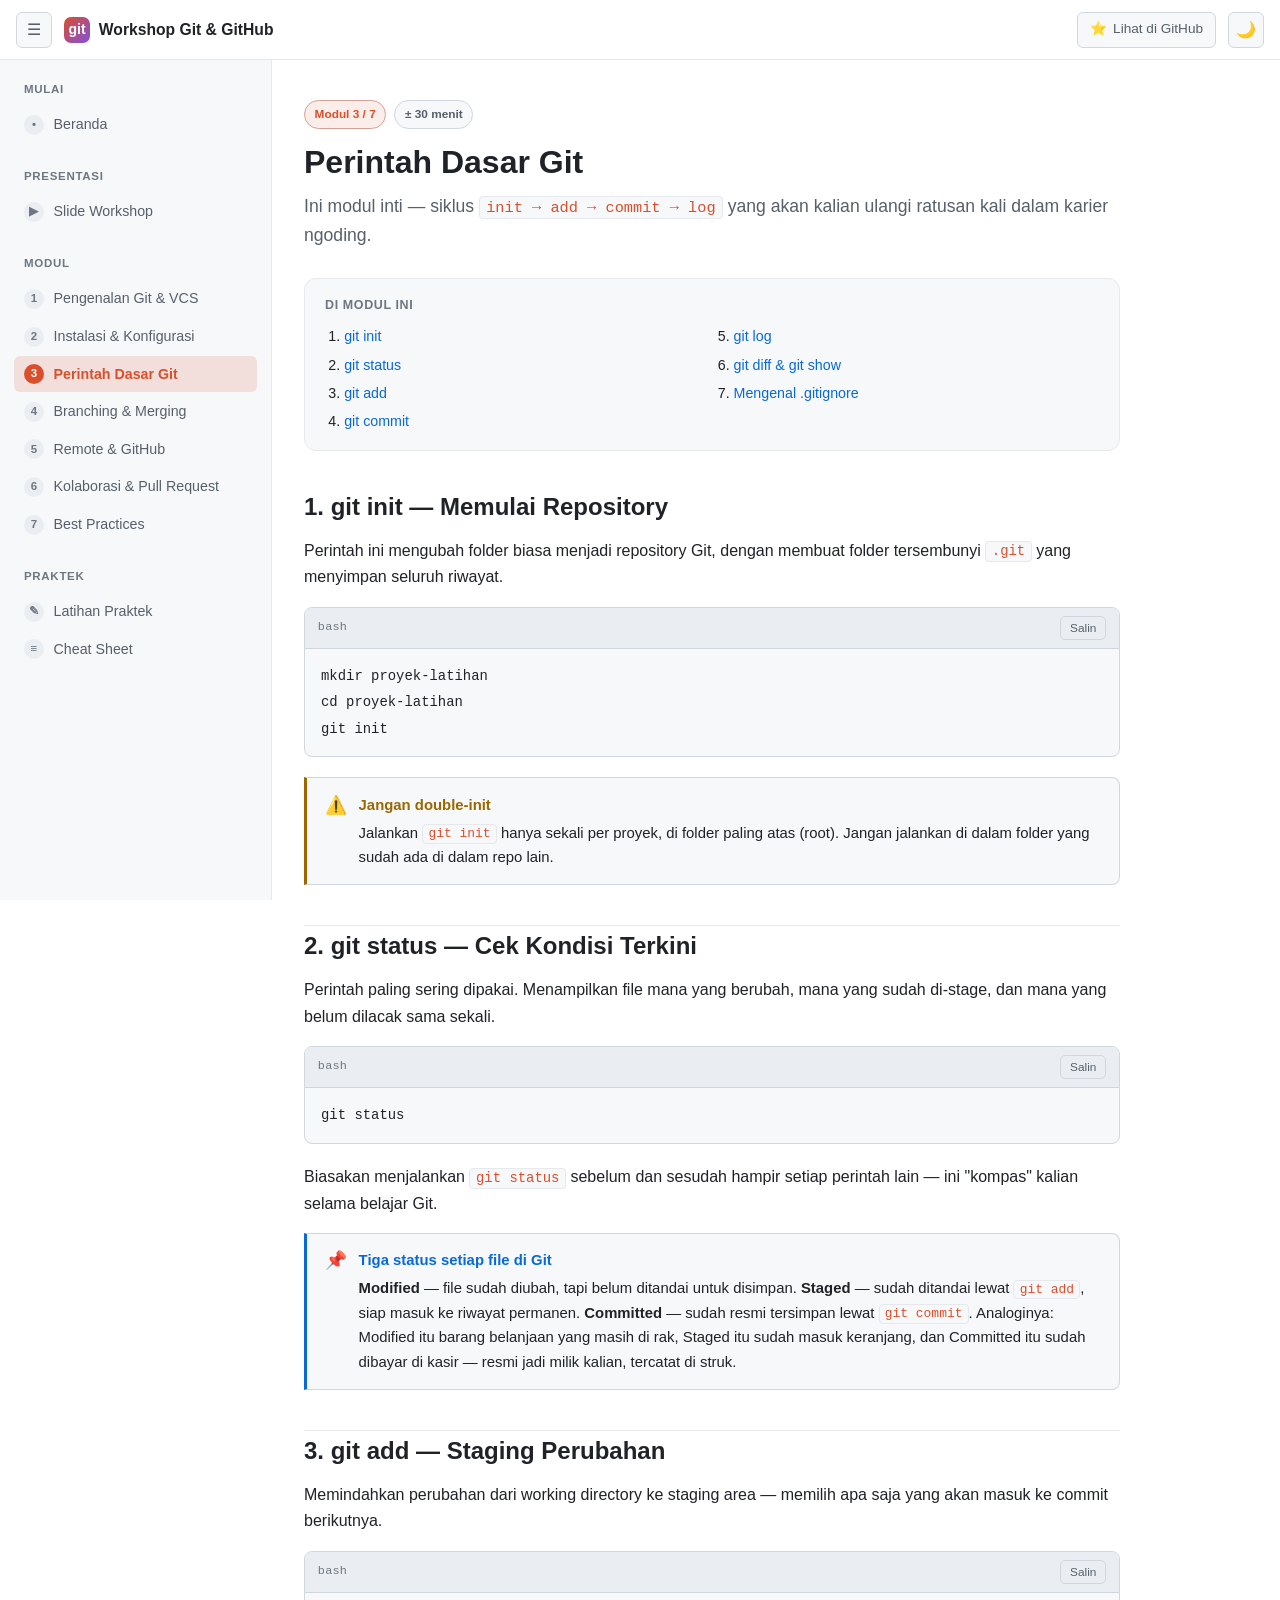
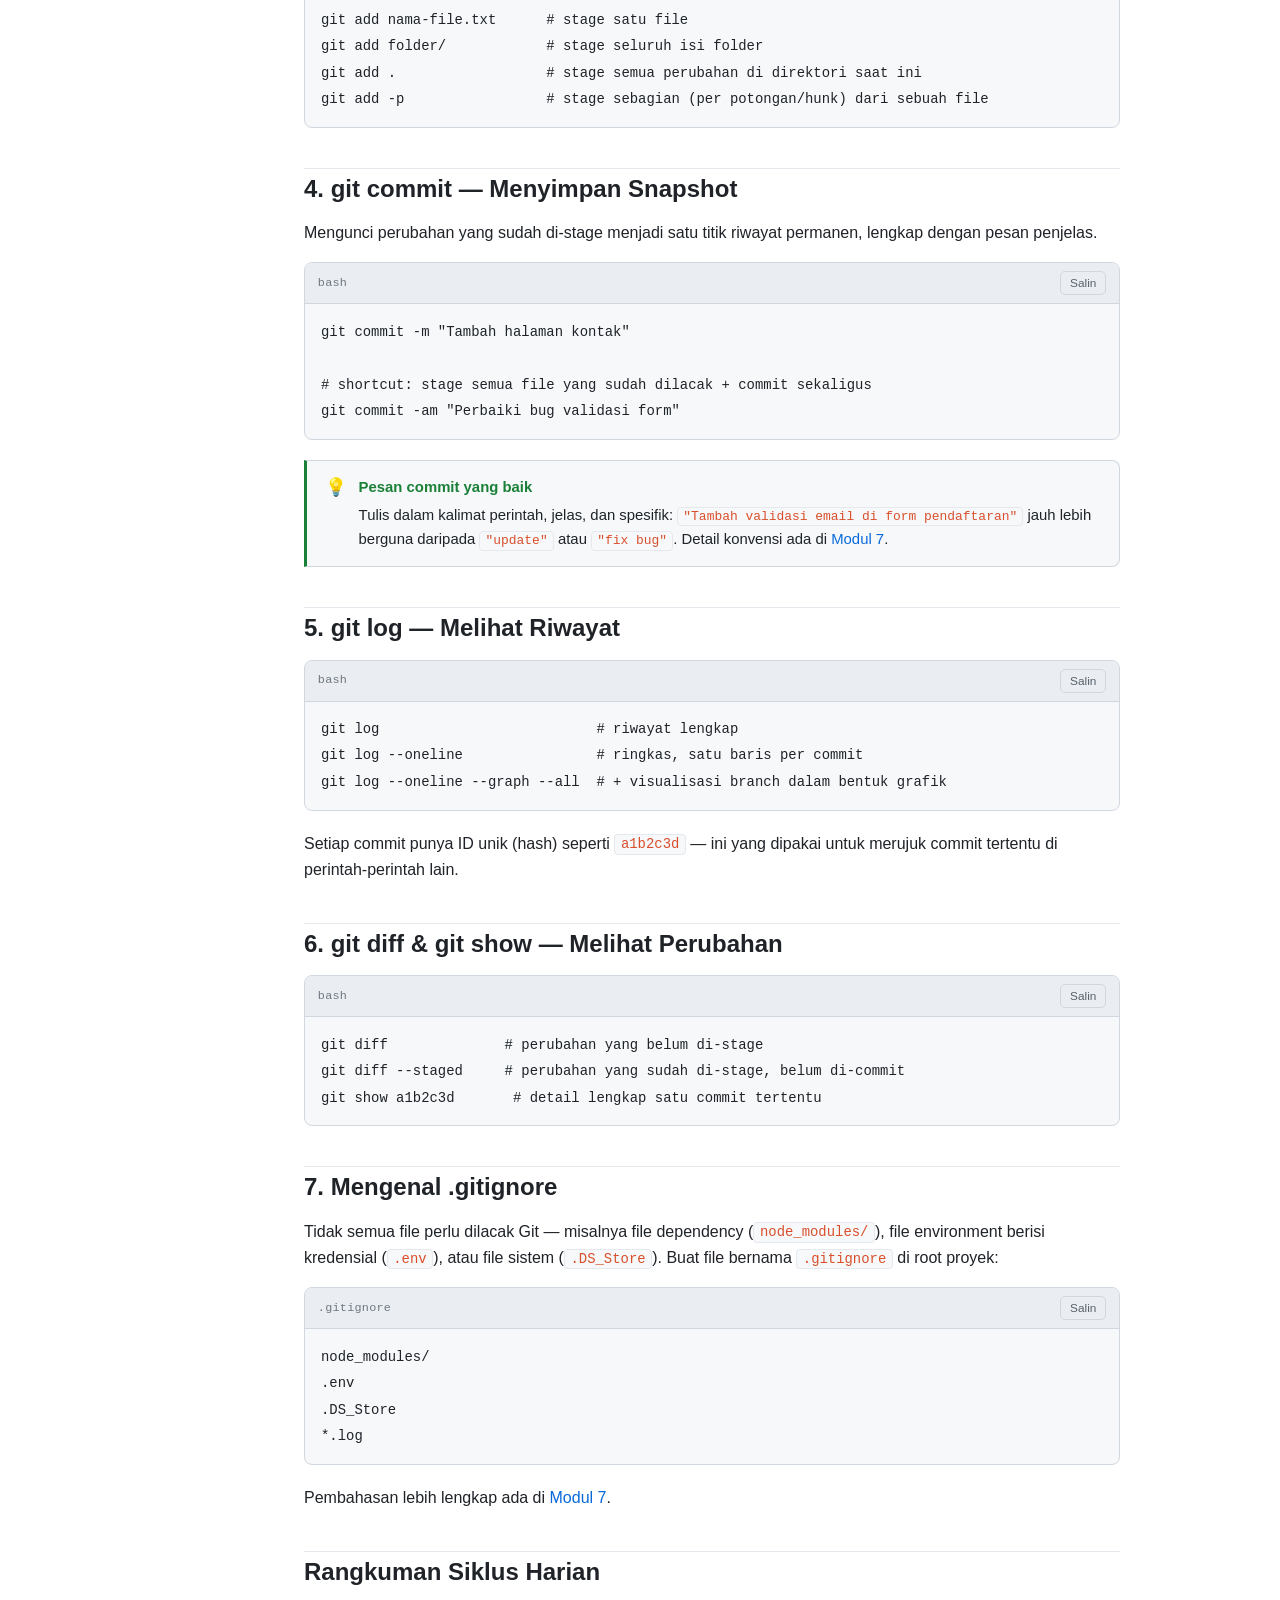
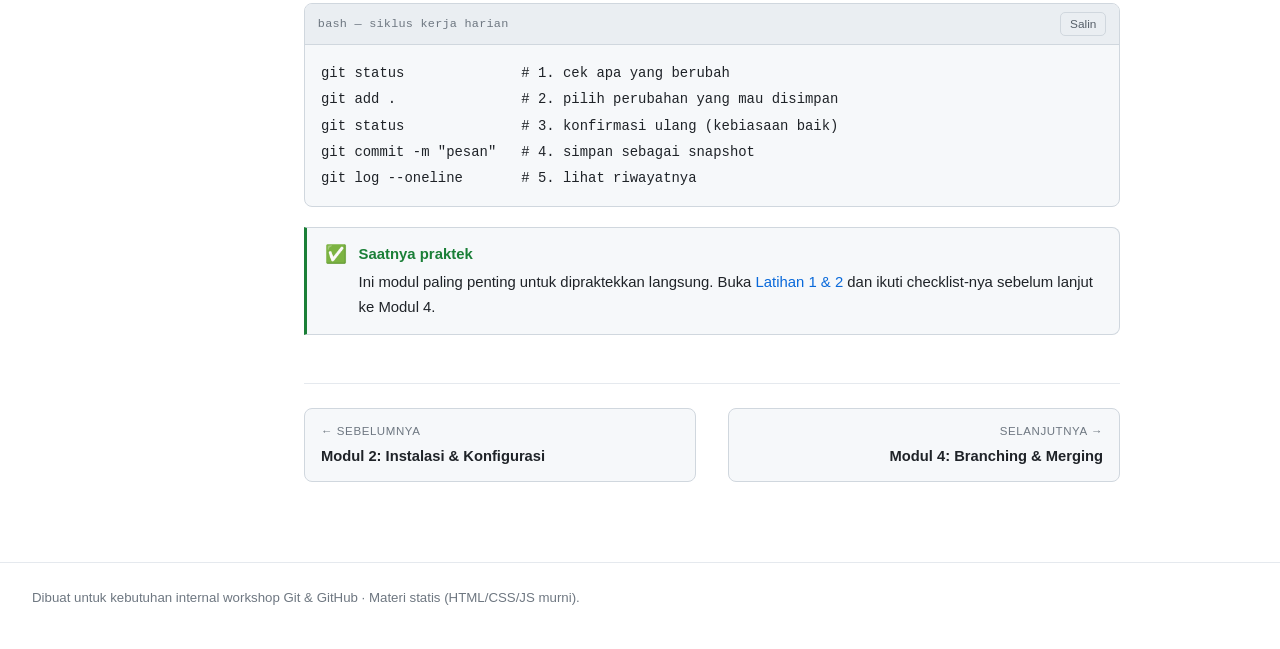
<file: modul-03-dasar-git.html>
<!DOCTYPE html>
<html lang="id">
<head>
<meta charset="UTF-8">
<meta name="viewport" content="width=device-width, initial-scale=1.0">
<title>Modul 3: Perintah Dasar Git — Workshop Git &amp; GitHub</title>
<meta name="description" content="git init, add, commit, status, log, dan diff — siklus kerja harian dengan Git.">
<link rel="icon" type="image/svg+xml" href="assets/favicon.svg">
<link rel="stylesheet" href="css/style.css">
</head>
<body>
<a class="skip-link" href="#main">Lewati ke konten utama</a>

<header class="topbar">
  <button class="icon-btn menu-toggle" data-menu-toggle aria-label="Buka menu" aria-expanded="false">☰</button>
  <a class="brand" href="index.html">
    <span class="logo-mark">git</span>
    <span>Workshop Git &amp; GitHub</span>
  </a>
  <div class="topbar-spacer"></div>
  <a class="gh-link" href="https://github.com/" target="_blank" rel="noopener">
    <span>⭐</span><span>Lihat di GitHub</span>
  </a>
  <button class="icon-btn" data-theme-toggle aria-label="Ganti tema">🌙</button>
</header>

<div class="sidebar-backdrop" data-sidebar-backdrop></div>

<div class="layout">
  <nav class="sidebar" aria-label="Navigasi modul">
    <div class="side-group">
      <div class="side-group-title">Mulai</div>
      <a class="side-link" href="index.html"><span class="num">•</span> Beranda</a>
    </div>
    <div class="side-group">
      <div class="side-group-title">Presentasi</div>
      <a class="side-link" href="slide.html" target="_blank" rel="noopener"><span class="num">▶</span> Slide Workshop</a>
    </div>
    <div class="side-group">
      <div class="side-group-title">Modul</div>
      <a class="side-link" href="modul-01-pengenalan.html"><span class="num">1</span> Pengenalan Git &amp; VCS</a>
      <a class="side-link" href="modul-02-instalasi.html"><span class="num">2</span> Instalasi &amp; Konfigurasi</a>
      <a class="side-link" href="modul-03-dasar-git.html"><span class="num">3</span> Perintah Dasar Git</a>
      <a class="side-link" href="modul-04-branching.html"><span class="num">4</span> Branching &amp; Merging</a>
      <a class="side-link" href="modul-05-remote-github.html"><span class="num">5</span> Remote &amp; GitHub</a>
      <a class="side-link" href="modul-06-kolaborasi.html"><span class="num">6</span> Kolaborasi &amp; Pull Request</a>
      <a class="side-link" href="modul-07-best-practices.html"><span class="num">7</span> Best Practices</a>
    </div>
    <div class="side-group">
      <div class="side-group-title">Praktek</div>
      <a class="side-link" href="latihan.html"><span class="num">✎</span> Latihan Praktek</a>
      <a class="side-link" href="referensi.html"><span class="num">≡</span> Cheat Sheet</a>
    </div>
  </nav>

  <main class="content" id="main">
    <div class="page-header">
      <div class="badge-row">
        <span class="badge accent">Modul 3 / 7</span>
        <span class="badge">± 30 menit</span>
      </div>
      <h1>Perintah Dasar Git</h1>
      <p class="lead">Ini modul inti — siklus <code>init → add → commit → log</code> yang akan kalian ulangi ratusan kali dalam karier ngoding.</p>
    </div>

    <div class="toc">
      <div class="toc-title">Di modul ini</div>
      <ol>
        <li><a href="#init">git init</a></li>
        <li><a href="#status">git status</a></li>
        <li><a href="#add">git add</a></li>
        <li><a href="#commit">git commit</a></li>
        <li><a href="#log">git log</a></li>
        <li><a href="#diff">git diff &amp; git show</a></li>
        <li><a href="#gitignore">Mengenal .gitignore</a></li>
      </ol>
    </div>

    <h2 id="init">1. git init — Memulai Repository</h2>
    <p>Perintah ini mengubah folder biasa menjadi repository Git, dengan membuat folder tersembunyi <code>.git</code> yang menyimpan seluruh riwayat.</p>
    <div class="code-block">
      <div class="code-block-head">
        <span class="code-block-label">bash</span>
        <button class="copy-btn">Salin</button>
      </div>
      <pre><code>mkdir proyek-latihan
cd proyek-latihan
git init</code></pre>
    </div>
    <div class="callout warning">
      <span class="callout-icon">⚠️</span>
      <div>
        <span class="callout-title">Jangan double-init</span>
        <p>Jalankan <code>git init</code> hanya sekali per proyek, di folder paling atas (root). Jangan jalankan di dalam folder yang sudah ada di dalam repo lain.</p>
      </div>
    </div>

    <h2 id="status">2. git status — Cek Kondisi Terkini</h2>
    <p>Perintah paling sering dipakai. Menampilkan file mana yang berubah, mana yang sudah di-stage, dan mana yang belum dilacak sama sekali.</p>
    <div class="code-block">
      <div class="code-block-head">
        <span class="code-block-label">bash</span>
        <button class="copy-btn">Salin</button>
      </div>
      <pre><code>git status</code></pre>
    </div>
    <p>Biasakan menjalankan <code>git status</code> sebelum dan sesudah hampir setiap perintah lain — ini "kompas" kalian selama belajar Git.</p>

    <div class="callout info">
      <span class="callout-icon">📌</span>
      <div>
        <span class="callout-title">Tiga status setiap file di Git</span>
        <p>
          <strong>Modified</strong> — file sudah diubah, tapi belum ditandai untuk disimpan.
          <strong>Staged</strong> — sudah ditandai lewat <code>git add</code>, siap masuk ke riwayat permanen.
          <strong>Committed</strong> — sudah resmi tersimpan lewat <code>git commit</code>. Analoginya:
          Modified itu barang belanjaan yang masih di rak, Staged itu sudah masuk keranjang, dan
          Committed itu sudah dibayar di kasir — resmi jadi milik kalian, tercatat di struk.
        </p>
      </div>
    </div>

    <h2 id="add">3. git add — Staging Perubahan</h2>
    <p>Memindahkan perubahan dari working directory ke staging area — memilih apa saja yang akan masuk ke commit berikutnya.</p>
    <div class="code-block">
      <div class="code-block-head">
        <span class="code-block-label">bash</span>
        <button class="copy-btn">Salin</button>
      </div>
      <pre><code>git add nama-file.txt      # stage satu file
git add folder/            # stage seluruh isi folder
git add .                  # stage semua perubahan di direktori saat ini
git add -p                 # stage sebagian (per potongan/hunk) dari sebuah file</code></pre>
    </div>

    <h2 id="commit">4. git commit — Menyimpan Snapshot</h2>
    <p>Mengunci perubahan yang sudah di-stage menjadi satu titik riwayat permanen, lengkap dengan pesan penjelas.</p>
    <div class="code-block">
      <div class="code-block-head">
        <span class="code-block-label">bash</span>
        <button class="copy-btn">Salin</button>
      </div>
      <pre><code>git commit -m "Tambah halaman kontak"

# shortcut: stage semua file yang sudah dilacak + commit sekaligus
git commit -am "Perbaiki bug validasi form"</code></pre>
    </div>
    <div class="callout tip">
      <span class="callout-icon">💡</span>
      <div>
        <span class="callout-title">Pesan commit yang baik</span>
        <p>Tulis dalam kalimat perintah, jelas, dan spesifik: <code>"Tambah validasi email di form pendaftaran"</code> jauh lebih berguna daripada <code>"update"</code> atau <code>"fix bug"</code>. Detail konvensi ada di <a href="modul-07-best-practices.html">Modul 7</a>.</p>
      </div>
    </div>

    <h2 id="log">5. git log — Melihat Riwayat</h2>
    <div class="code-block">
      <div class="code-block-head">
        <span class="code-block-label">bash</span>
        <button class="copy-btn">Salin</button>
      </div>
      <pre><code>git log                          # riwayat lengkap
git log --oneline                # ringkas, satu baris per commit
git log --oneline --graph --all  # + visualisasi branch dalam bentuk grafik</code></pre>
    </div>
    <p>Setiap commit punya ID unik (hash) seperti <code>a1b2c3d</code> — ini yang dipakai untuk merujuk commit tertentu di perintah-perintah lain.</p>

    <h2 id="diff">6. git diff &amp; git show — Melihat Perubahan</h2>
    <div class="code-block">
      <div class="code-block-head">
        <span class="code-block-label">bash</span>
        <button class="copy-btn">Salin</button>
      </div>
      <pre><code>git diff              # perubahan yang belum di-stage
git diff --staged     # perubahan yang sudah di-stage, belum di-commit
git show a1b2c3d       # detail lengkap satu commit tertentu</code></pre>
    </div>

    <h2 id="gitignore">7. Mengenal .gitignore</h2>
    <p>
      Tidak semua file perlu dilacak Git — misalnya file dependency (<code>node_modules/</code>), file environment
      berisi kredensial (<code>.env</code>), atau file sistem (<code>.DS_Store</code>). Buat file bernama
      <code>.gitignore</code> di root proyek:
    </p>
    <div class="code-block">
      <div class="code-block-head">
        <span class="code-block-label">.gitignore</span>
        <button class="copy-btn">Salin</button>
      </div>
      <pre><code>node_modules/
.env
.DS_Store
*.log</code></pre>
    </div>
    <p>Pembahasan lebih lengkap ada di <a href="modul-07-best-practices.html">Modul 7</a>.</p>

    <h2 id="rangkuman">Rangkuman Siklus Harian</h2>
    <div class="code-block">
      <div class="code-block-head">
        <span class="code-block-label">bash — siklus kerja harian</span>
        <button class="copy-btn">Salin</button>
      </div>
      <pre><code>git status              # 1. cek apa yang berubah
git add .               # 2. pilih perubahan yang mau disimpan
git status              # 3. konfirmasi ulang (kebiasaan baik)
git commit -m "pesan"   # 4. simpan sebagai snapshot
git log --oneline       # 5. lihat riwayatnya</code></pre>
    </div>

    <div class="callout tip">
      <span class="callout-icon">✅</span>
      <div>
        <span class="callout-title">Saatnya praktek</span>
        <p>Ini modul paling penting untuk dipraktekkan langsung. Buka <a href="latihan.html">Latihan 1 &amp; 2</a> dan ikuti checklist-nya sebelum lanjut ke Modul 4.</p>
      </div>
    </div>

    <nav class="page-nav" aria-label="Navigasi modul">
      <a class="prev" href="modul-02-instalasi.html">
        <div class="dir">← Sebelumnya</div>
        <div class="title">Modul 2: Instalasi &amp; Konfigurasi</div>
      </a>
      <a class="next" href="modul-04-branching.html">
        <div class="dir">Selanjutnya →</div>
        <div class="title">Modul 4: Branching &amp; Merging</div>
      </a>
    </nav>
  </main>
</div>

<footer class="site-footer">
  Dibuat untuk kebutuhan internal workshop Git &amp; GitHub · Materi statis (HTML/CSS/JS murni).
</footer>

<script src="js/main.js"></script>
</body>
</html>
</file>
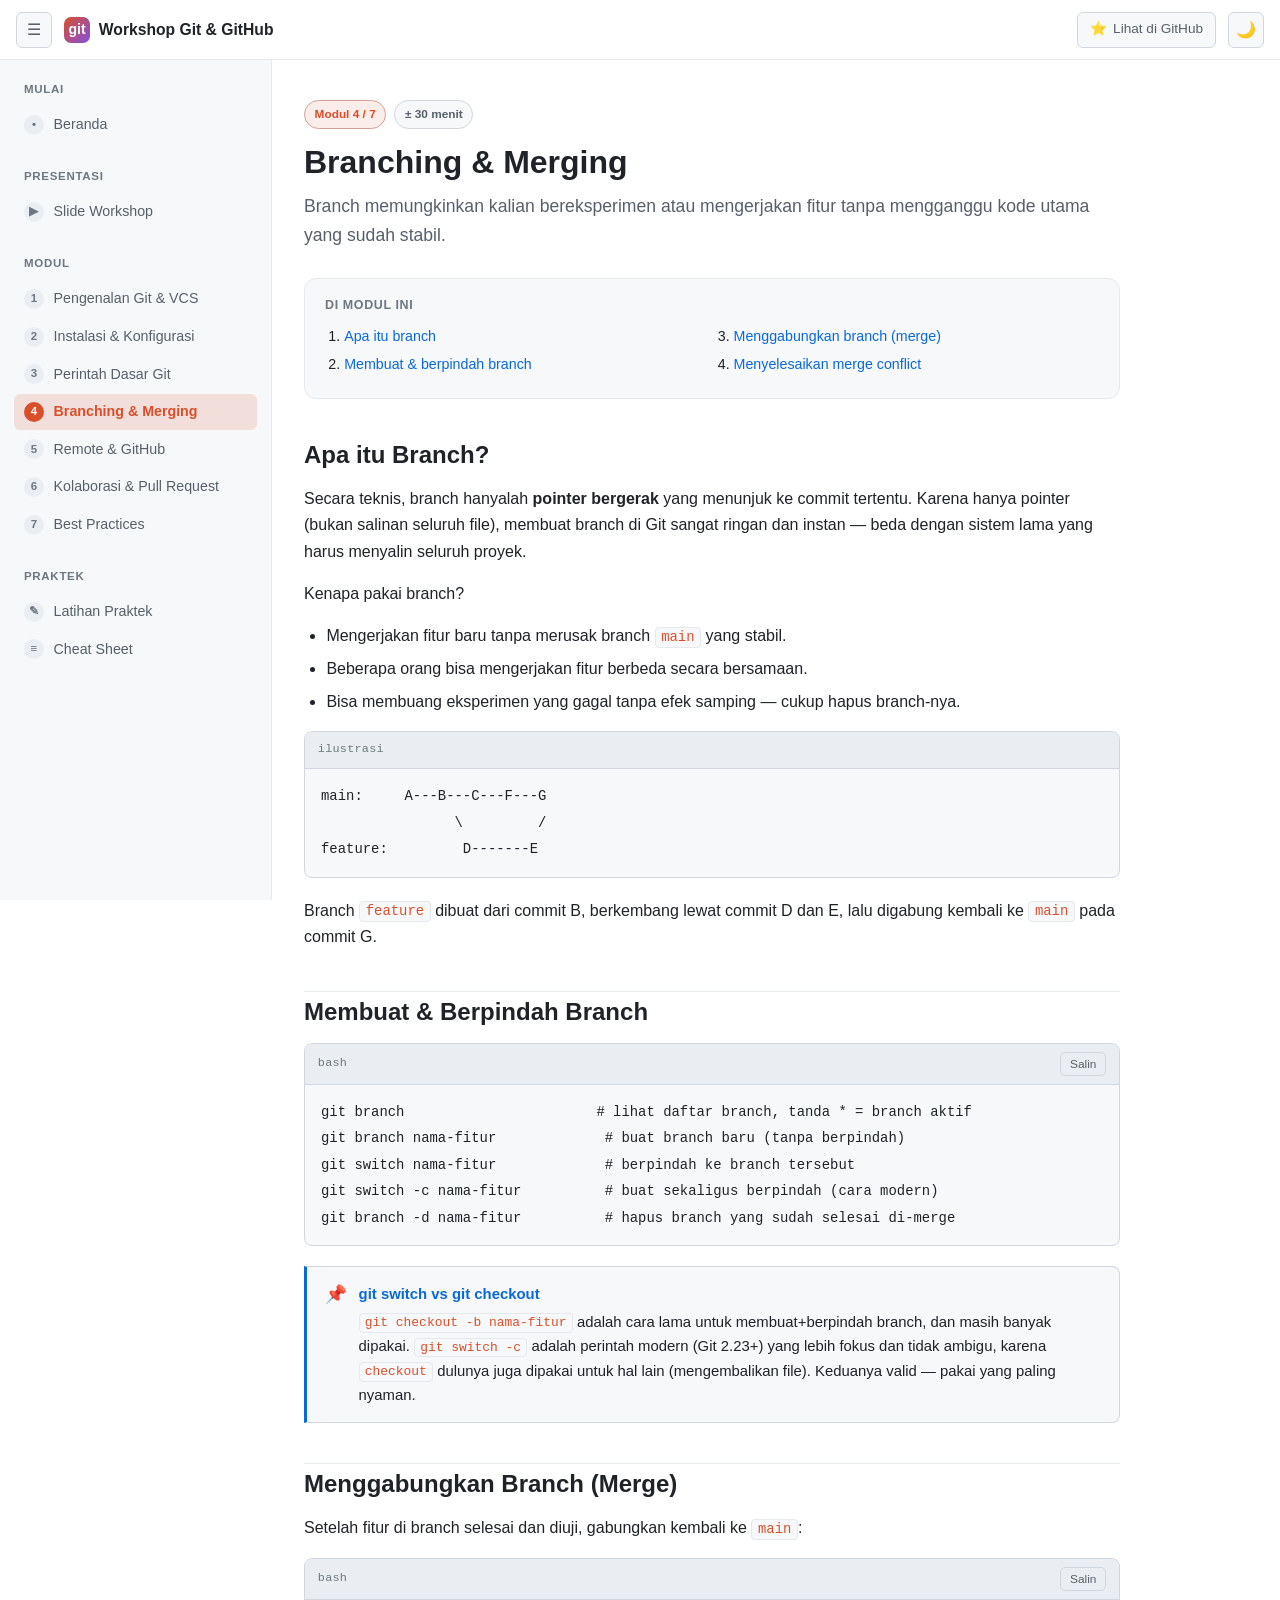
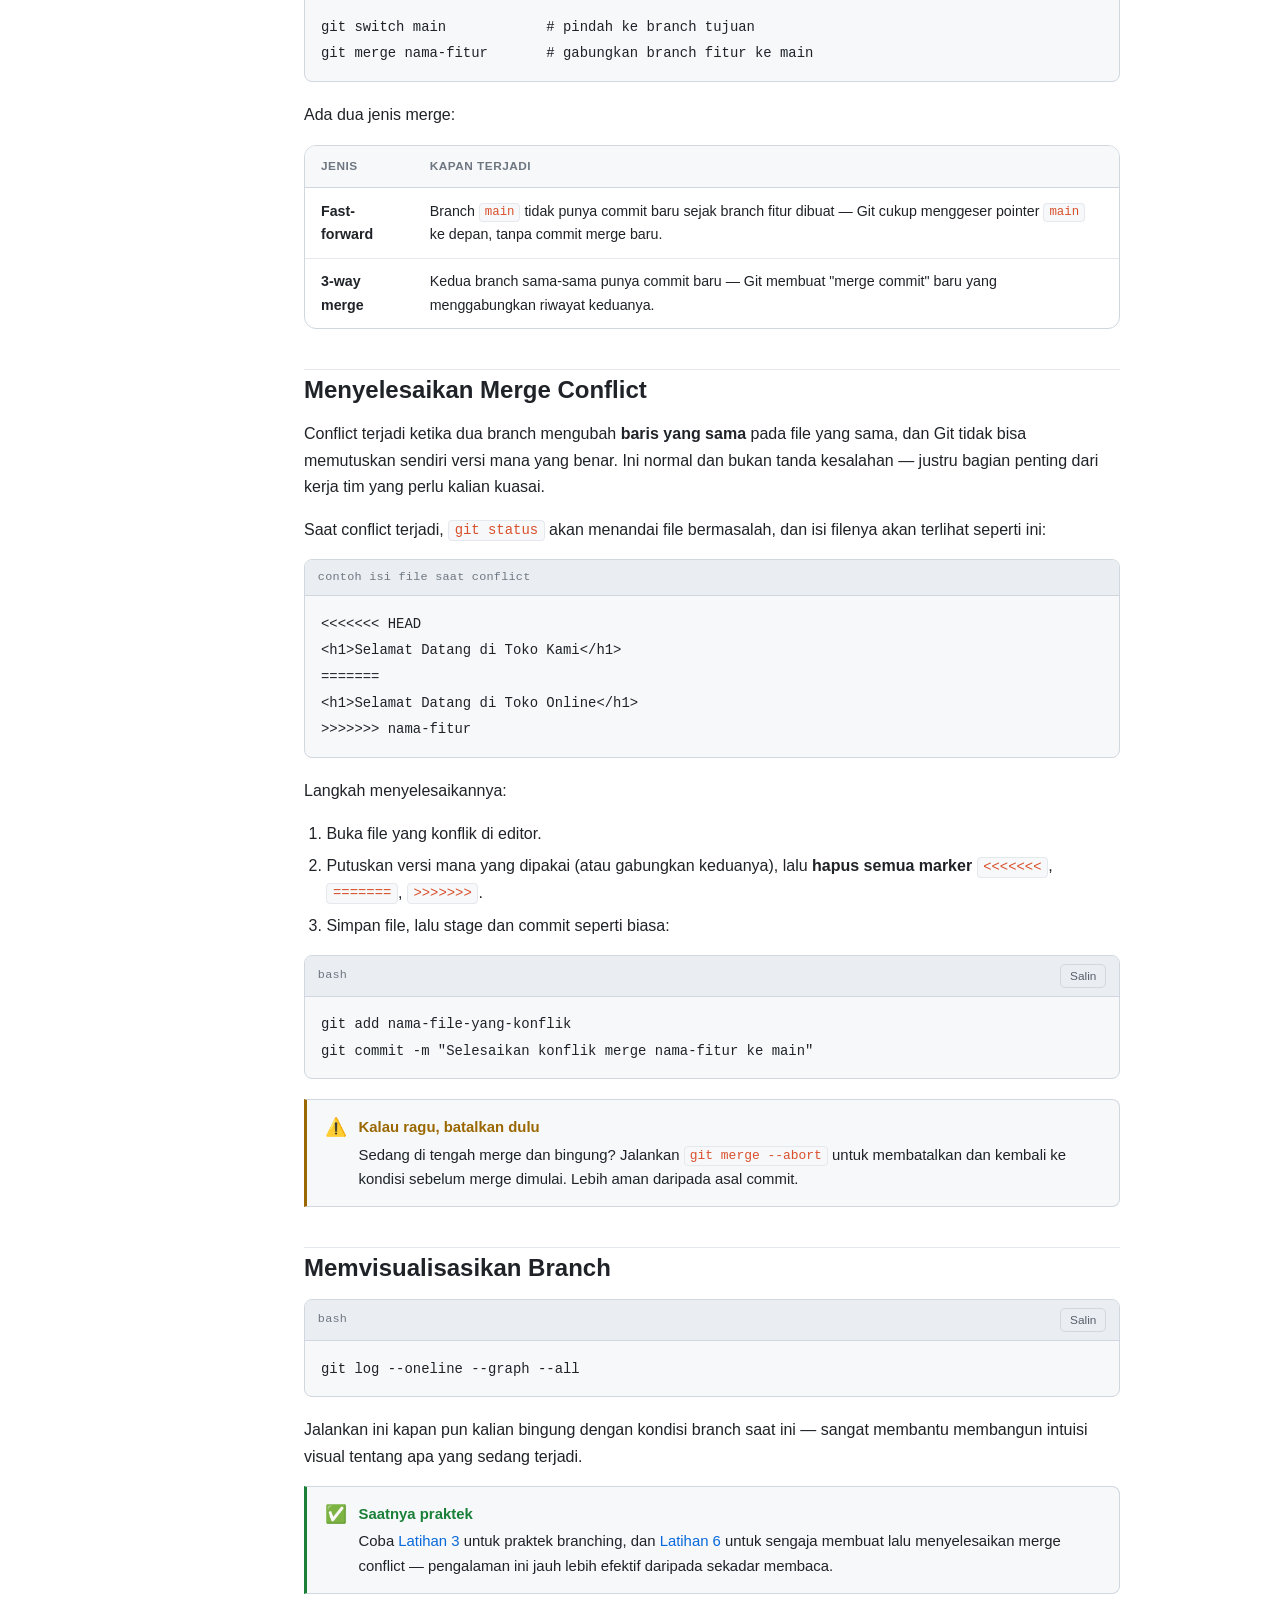
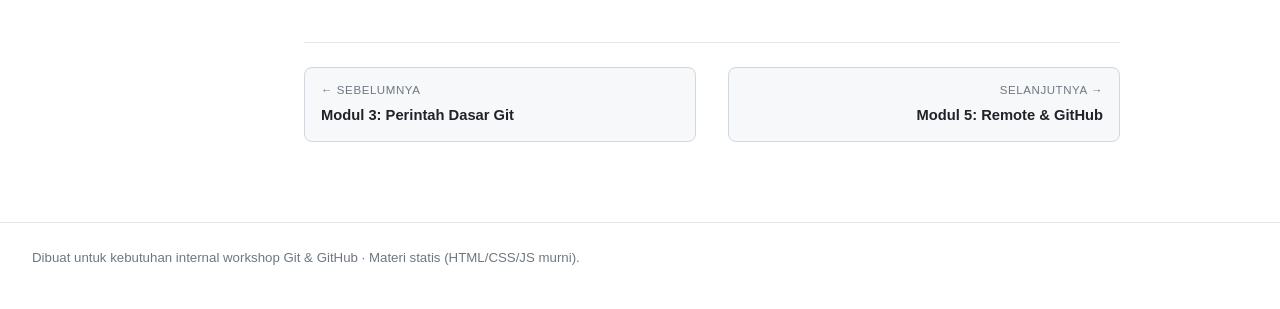
<file: modul-04-branching.html>
<!DOCTYPE html>
<html lang="id">
<head>
<meta charset="UTF-8">
<meta name="viewport" content="width=device-width, initial-scale=1.0">
<title>Modul 4: Branching &amp; Merging — Workshop Git &amp; GitHub</title>
<meta name="description" content="Bekerja paralel dengan branch: membuat, berpindah, menggabungkan, dan menyelesaikan merge conflict.">
<link rel="icon" type="image/svg+xml" href="assets/favicon.svg">
<link rel="stylesheet" href="css/style.css">
</head>
<body>
<a class="skip-link" href="#main">Lewati ke konten utama</a>

<header class="topbar">
  <button class="icon-btn menu-toggle" data-menu-toggle aria-label="Buka menu" aria-expanded="false">☰</button>
  <a class="brand" href="index.html">
    <span class="logo-mark">git</span>
    <span>Workshop Git &amp; GitHub</span>
  </a>
  <div class="topbar-spacer"></div>
  <a class="gh-link" href="https://github.com/" target="_blank" rel="noopener">
    <span>⭐</span><span>Lihat di GitHub</span>
  </a>
  <button class="icon-btn" data-theme-toggle aria-label="Ganti tema">🌙</button>
</header>

<div class="sidebar-backdrop" data-sidebar-backdrop></div>

<div class="layout">
  <nav class="sidebar" aria-label="Navigasi modul">
    <div class="side-group">
      <div class="side-group-title">Mulai</div>
      <a class="side-link" href="index.html"><span class="num">•</span> Beranda</a>
    </div>
    <div class="side-group">
      <div class="side-group-title">Presentasi</div>
      <a class="side-link" href="slide.html" target="_blank" rel="noopener"><span class="num">▶</span> Slide Workshop</a>
    </div>
    <div class="side-group">
      <div class="side-group-title">Modul</div>
      <a class="side-link" href="modul-01-pengenalan.html"><span class="num">1</span> Pengenalan Git &amp; VCS</a>
      <a class="side-link" href="modul-02-instalasi.html"><span class="num">2</span> Instalasi &amp; Konfigurasi</a>
      <a class="side-link" href="modul-03-dasar-git.html"><span class="num">3</span> Perintah Dasar Git</a>
      <a class="side-link" href="modul-04-branching.html"><span class="num">4</span> Branching &amp; Merging</a>
      <a class="side-link" href="modul-05-remote-github.html"><span class="num">5</span> Remote &amp; GitHub</a>
      <a class="side-link" href="modul-06-kolaborasi.html"><span class="num">6</span> Kolaborasi &amp; Pull Request</a>
      <a class="side-link" href="modul-07-best-practices.html"><span class="num">7</span> Best Practices</a>
    </div>
    <div class="side-group">
      <div class="side-group-title">Praktek</div>
      <a class="side-link" href="latihan.html"><span class="num">✎</span> Latihan Praktek</a>
      <a class="side-link" href="referensi.html"><span class="num">≡</span> Cheat Sheet</a>
    </div>
  </nav>

  <main class="content" id="main">
    <div class="page-header">
      <div class="badge-row">
        <span class="badge accent">Modul 4 / 7</span>
        <span class="badge">± 30 menit</span>
      </div>
      <h1>Branching &amp; Merging</h1>
      <p class="lead">Branch memungkinkan kalian bereksperimen atau mengerjakan fitur tanpa mengganggu kode utama yang sudah stabil.</p>
    </div>

    <div class="toc">
      <div class="toc-title">Di modul ini</div>
      <ol>
        <li><a href="#konsep-branch">Apa itu branch</a></li>
        <li><a href="#kelola-branch">Membuat &amp; berpindah branch</a></li>
        <li><a href="#merge">Menggabungkan branch (merge)</a></li>
        <li><a href="#conflict">Menyelesaikan merge conflict</a></li>
      </ol>
    </div>

    <h2 id="konsep-branch">Apa itu Branch?</h2>
    <p>
      Secara teknis, branch hanyalah <strong>pointer bergerak</strong> yang menunjuk ke commit tertentu.
      Karena hanya pointer (bukan salinan seluruh file), membuat branch di Git sangat ringan dan instan
      — beda dengan sistem lama yang harus menyalin seluruh proyek.
    </p>
    <p>Kenapa pakai branch?</p>
    <ul>
      <li>Mengerjakan fitur baru tanpa merusak branch <code>main</code> yang stabil.</li>
      <li>Beberapa orang bisa mengerjakan fitur berbeda secara bersamaan.</li>
      <li>Bisa membuang eksperimen yang gagal tanpa efek samping — cukup hapus branch-nya.</li>
    </ul>

    <div class="code-block">
      <div class="code-block-head"><span class="code-block-label">ilustrasi</span></div>
      <pre><code>main:     A---B---C---F---G
                \         /
feature:         D-------E</code></pre>
    </div>
    <p>Branch <code>feature</code> dibuat dari commit B, berkembang lewat commit D dan E, lalu digabung kembali ke <code>main</code> pada commit G.</p>

    <h2 id="kelola-branch">Membuat &amp; Berpindah Branch</h2>
    <div class="code-block">
      <div class="code-block-head">
        <span class="code-block-label">bash</span>
        <button class="copy-btn">Salin</button>
      </div>
      <pre><code>git branch                       # lihat daftar branch, tanda * = branch aktif
git branch nama-fitur             # buat branch baru (tanpa berpindah)
git switch nama-fitur             # berpindah ke branch tersebut
git switch -c nama-fitur          # buat sekaligus berpindah (cara modern)
git branch -d nama-fitur          # hapus branch yang sudah selesai di-merge</code></pre>
    </div>

    <div class="callout info">
      <span class="callout-icon">📌</span>
      <div>
        <span class="callout-title">git switch vs git checkout</span>
        <p><code>git checkout -b nama-fitur</code> adalah cara lama untuk membuat+berpindah branch, dan masih banyak dipakai. <code>git switch -c</code> adalah perintah modern (Git 2.23+) yang lebih fokus dan tidak ambigu, karena <code>checkout</code> dulunya juga dipakai untuk hal lain (mengembalikan file). Keduanya valid — pakai yang paling nyaman.</p>
      </div>
    </div>

    <h2 id="merge">Menggabungkan Branch (Merge)</h2>
    <p>Setelah fitur di branch selesai dan diuji, gabungkan kembali ke <code>main</code>:</p>
    <div class="code-block">
      <div class="code-block-head">
        <span class="code-block-label">bash</span>
        <button class="copy-btn">Salin</button>
      </div>
      <pre><code>git switch main            # pindah ke branch tujuan
git merge nama-fitur       # gabungkan branch fitur ke main</code></pre>
    </div>

    <p>Ada dua jenis merge:</p>
    <div class="table-wrap">
      <table>
        <thead><tr><th>Jenis</th><th>Kapan terjadi</th></tr></thead>
        <tbody>
          <tr>
            <td><strong>Fast-forward</strong></td>
            <td>Branch <code>main</code> tidak punya commit baru sejak branch fitur dibuat — Git cukup menggeser pointer <code>main</code> ke depan, tanpa commit merge baru.</td>
          </tr>
          <tr>
            <td><strong>3-way merge</strong></td>
            <td>Kedua branch sama-sama punya commit baru — Git membuat "merge commit" baru yang menggabungkan riwayat keduanya.</td>
          </tr>
        </tbody>
      </table>
    </div>

    <h2 id="conflict">Menyelesaikan Merge Conflict</h2>
    <p>
      Conflict terjadi ketika dua branch mengubah <strong>baris yang sama</strong> pada file yang sama, dan
      Git tidak bisa memutuskan sendiri versi mana yang benar. Ini normal dan bukan tanda kesalahan —
      justru bagian penting dari kerja tim yang perlu kalian kuasai.
    </p>
    <p>Saat conflict terjadi, <code>git status</code> akan menandai file bermasalah, dan isi filenya akan terlihat seperti ini:</p>
    <div class="code-block">
      <div class="code-block-head"><span class="code-block-label">contoh isi file saat conflict</span></div>
      <pre><code>&lt;&lt;&lt;&lt;&lt;&lt;&lt; HEAD
&lt;h1&gt;Selamat Datang di Toko Kami&lt;/h1&gt;
=======
&lt;h1&gt;Selamat Datang di Toko Online&lt;/h1&gt;
&gt;&gt;&gt;&gt;&gt;&gt;&gt; nama-fitur</code></pre>
    </div>
    <p>Langkah menyelesaikannya:</p>
    <ol>
      <li>Buka file yang konflik di editor.</li>
      <li>Putuskan versi mana yang dipakai (atau gabungkan keduanya), lalu <strong>hapus semua marker</strong> <code>&lt;&lt;&lt;&lt;&lt;&lt;&lt;</code>, <code>=======</code>, <code>&gt;&gt;&gt;&gt;&gt;&gt;&gt;</code>.</li>
      <li>Simpan file, lalu stage dan commit seperti biasa:</li>
    </ol>
    <div class="code-block">
      <div class="code-block-head">
        <span class="code-block-label">bash</span>
        <button class="copy-btn">Salin</button>
      </div>
      <pre><code>git add nama-file-yang-konflik
git commit -m "Selesaikan konflik merge nama-fitur ke main"</code></pre>
    </div>

    <div class="callout warning">
      <span class="callout-icon">⚠️</span>
      <div>
        <span class="callout-title">Kalau ragu, batalkan dulu</span>
        <p>Sedang di tengah merge dan bingung? Jalankan <code>git merge --abort</code> untuk membatalkan dan kembali ke kondisi sebelum merge dimulai. Lebih aman daripada asal commit.</p>
      </div>
    </div>

    <h2 id="visualisasi">Memvisualisasikan Branch</h2>
    <div class="code-block">
      <div class="code-block-head">
        <span class="code-block-label">bash</span>
        <button class="copy-btn">Salin</button>
      </div>
      <pre><code>git log --oneline --graph --all</code></pre>
    </div>
    <p>Jalankan ini kapan pun kalian bingung dengan kondisi branch saat ini — sangat membantu membangun intuisi visual tentang apa yang sedang terjadi.</p>

    <div class="callout tip">
      <span class="callout-icon">✅</span>
      <div>
        <span class="callout-title">Saatnya praktek</span>
        <p>Coba <a href="latihan.html">Latihan 3</a> untuk praktek branching, dan <a href="latihan.html">Latihan 6</a> untuk sengaja membuat lalu menyelesaikan merge conflict — pengalaman ini jauh lebih efektif daripada sekadar membaca.</p>
      </div>
    </div>

    <nav class="page-nav" aria-label="Navigasi modul">
      <a class="prev" href="modul-03-dasar-git.html">
        <div class="dir">← Sebelumnya</div>
        <div class="title">Modul 3: Perintah Dasar Git</div>
      </a>
      <a class="next" href="modul-05-remote-github.html">
        <div class="dir">Selanjutnya →</div>
        <div class="title">Modul 5: Remote &amp; GitHub</div>
      </a>
    </nav>
  </main>
</div>

<footer class="site-footer">
  Dibuat untuk kebutuhan internal workshop Git &amp; GitHub · Materi statis (HTML/CSS/JS murni).
</footer>

<script src="js/main.js"></script>
</body>
</html>
</file>
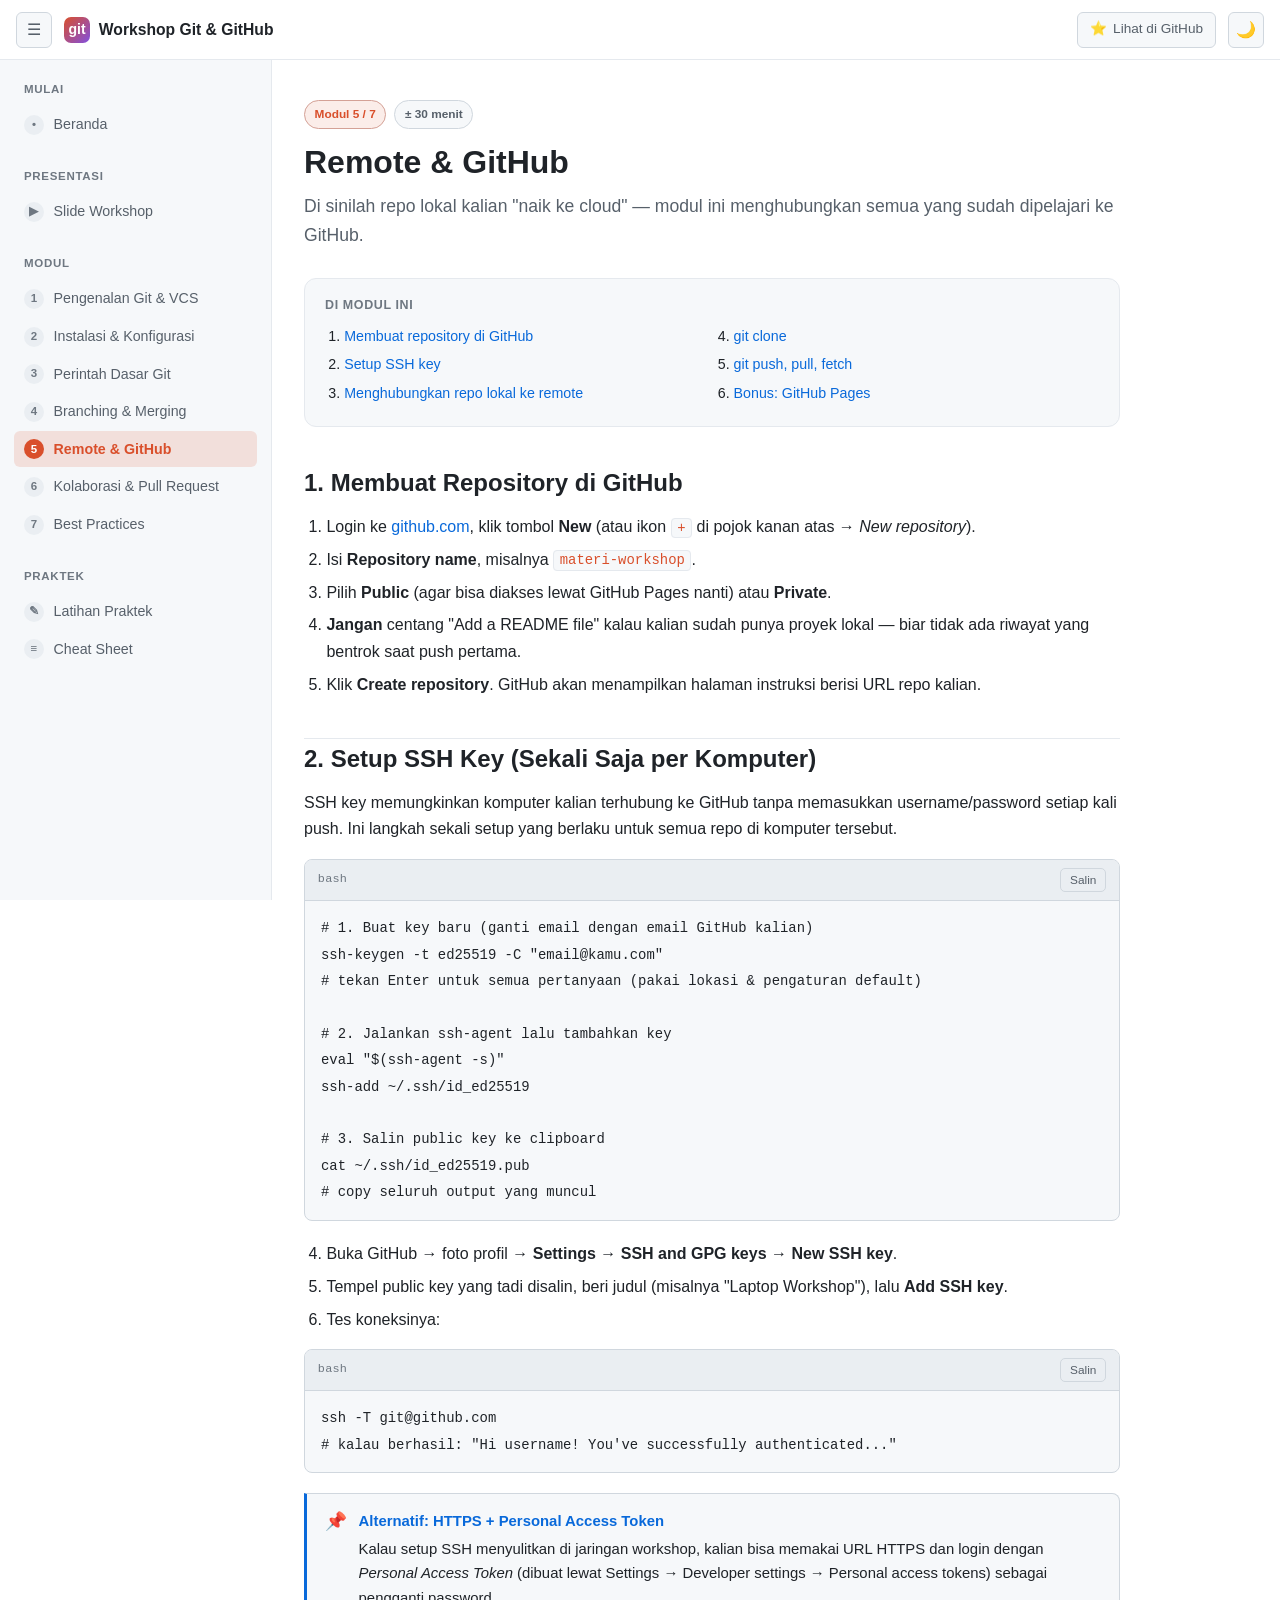
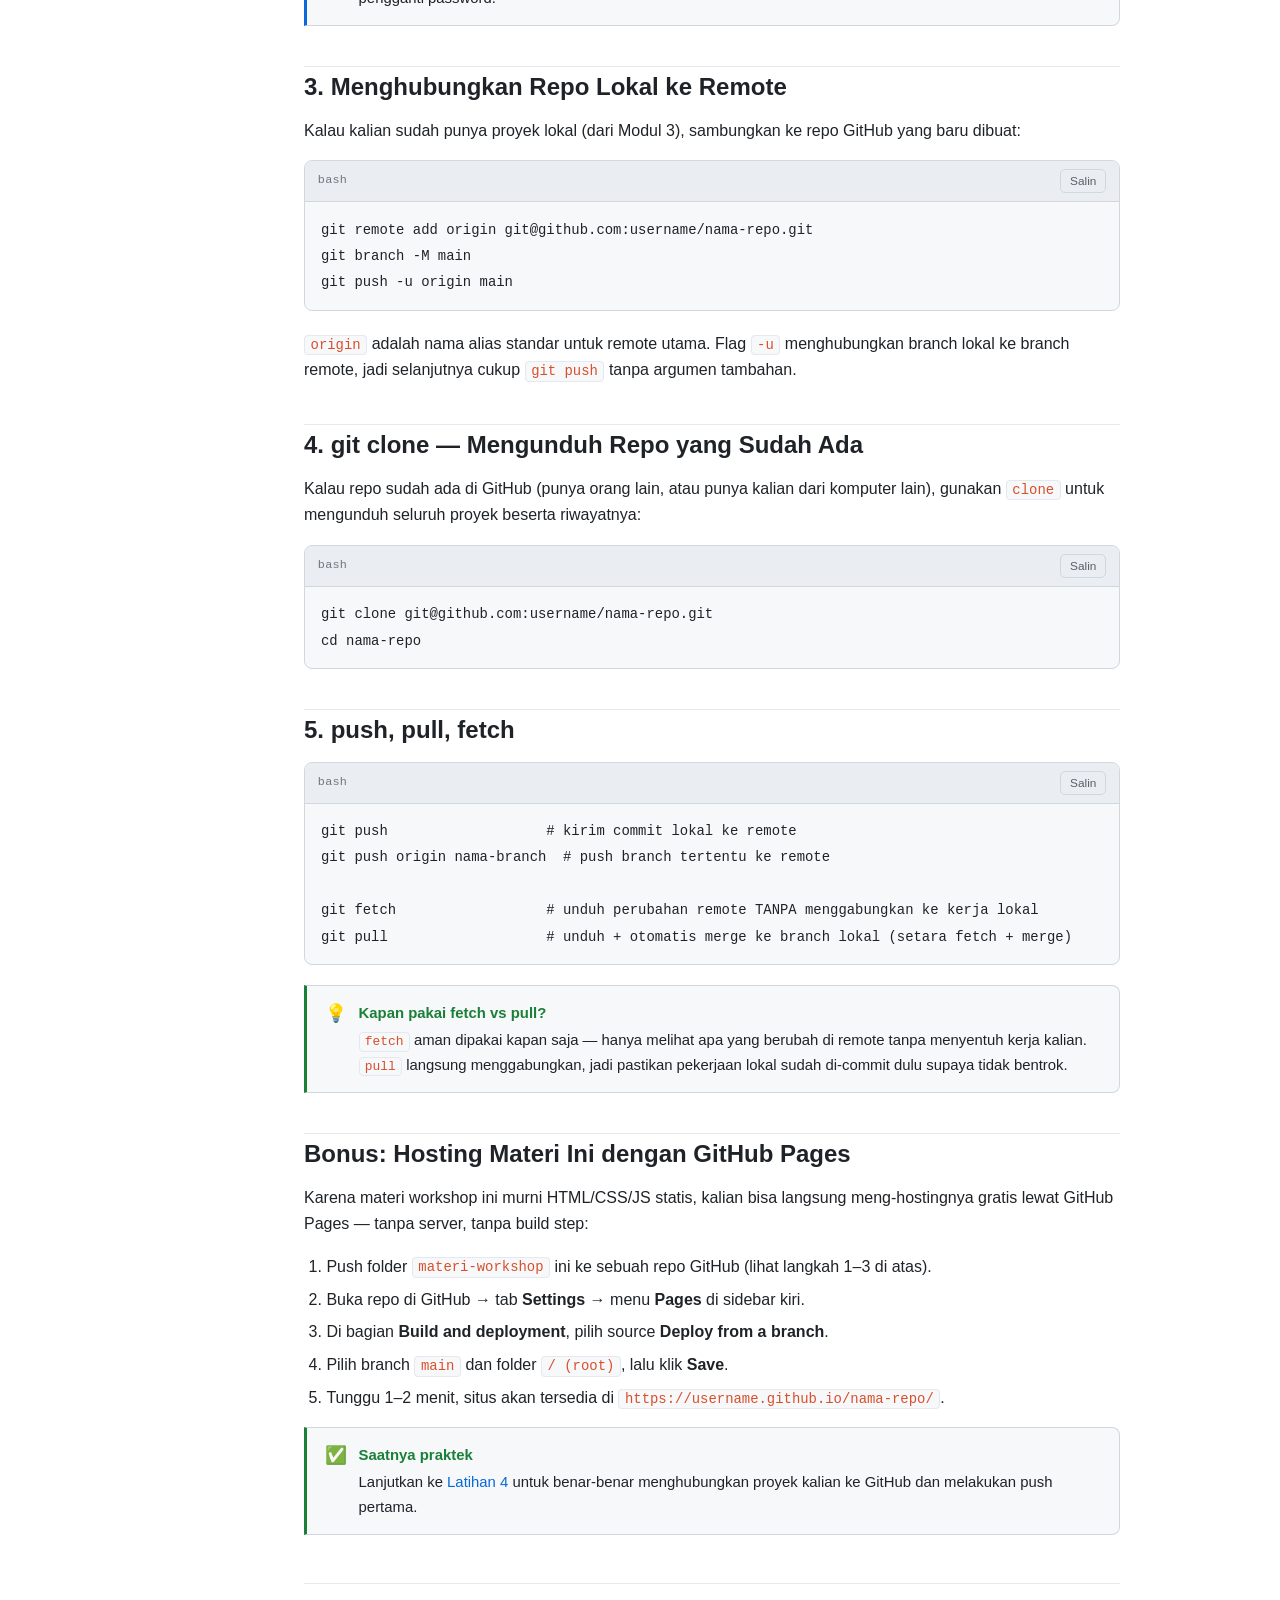
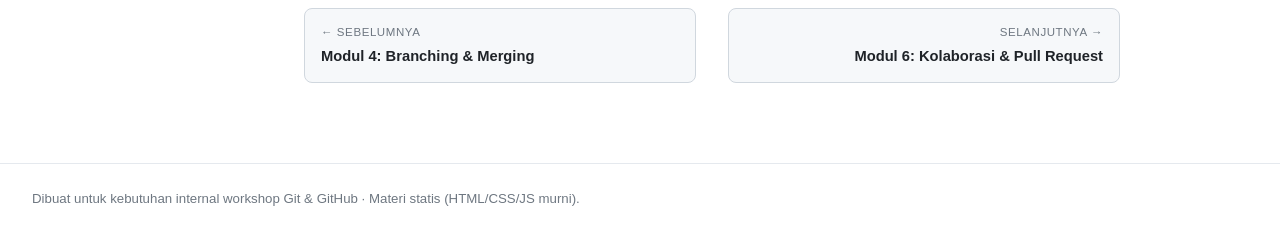
<file: modul-05-remote-github.html>
<!DOCTYPE html>
<html lang="id">
<head>
<meta charset="UTF-8">
<meta name="viewport" content="width=device-width, initial-scale=1.0">
<title>Modul 5: Remote &amp; GitHub — Workshop Git &amp; GitHub</title>
<meta name="description" content="Menghubungkan repo lokal ke GitHub: membuat repo, SSH key, clone, push, pull, dan GitHub Pages.">
<link rel="icon" type="image/svg+xml" href="assets/favicon.svg">
<link rel="stylesheet" href="css/style.css">
</head>
<body>
<a class="skip-link" href="#main">Lewati ke konten utama</a>

<header class="topbar">
  <button class="icon-btn menu-toggle" data-menu-toggle aria-label="Buka menu" aria-expanded="false">☰</button>
  <a class="brand" href="index.html">
    <span class="logo-mark">git</span>
    <span>Workshop Git &amp; GitHub</span>
  </a>
  <div class="topbar-spacer"></div>
  <a class="gh-link" href="https://github.com/" target="_blank" rel="noopener">
    <span>⭐</span><span>Lihat di GitHub</span>
  </a>
  <button class="icon-btn" data-theme-toggle aria-label="Ganti tema">🌙</button>
</header>

<div class="sidebar-backdrop" data-sidebar-backdrop></div>

<div class="layout">
  <nav class="sidebar" aria-label="Navigasi modul">
    <div class="side-group">
      <div class="side-group-title">Mulai</div>
      <a class="side-link" href="index.html"><span class="num">•</span> Beranda</a>
    </div>
    <div class="side-group">
      <div class="side-group-title">Presentasi</div>
      <a class="side-link" href="slide.html" target="_blank" rel="noopener"><span class="num">▶</span> Slide Workshop</a>
    </div>
    <div class="side-group">
      <div class="side-group-title">Modul</div>
      <a class="side-link" href="modul-01-pengenalan.html"><span class="num">1</span> Pengenalan Git &amp; VCS</a>
      <a class="side-link" href="modul-02-instalasi.html"><span class="num">2</span> Instalasi &amp; Konfigurasi</a>
      <a class="side-link" href="modul-03-dasar-git.html"><span class="num">3</span> Perintah Dasar Git</a>
      <a class="side-link" href="modul-04-branching.html"><span class="num">4</span> Branching &amp; Merging</a>
      <a class="side-link" href="modul-05-remote-github.html"><span class="num">5</span> Remote &amp; GitHub</a>
      <a class="side-link" href="modul-06-kolaborasi.html"><span class="num">6</span> Kolaborasi &amp; Pull Request</a>
      <a class="side-link" href="modul-07-best-practices.html"><span class="num">7</span> Best Practices</a>
    </div>
    <div class="side-group">
      <div class="side-group-title">Praktek</div>
      <a class="side-link" href="latihan.html"><span class="num">✎</span> Latihan Praktek</a>
      <a class="side-link" href="referensi.html"><span class="num">≡</span> Cheat Sheet</a>
    </div>
  </nav>

  <main class="content" id="main">
    <div class="page-header">
      <div class="badge-row">
        <span class="badge accent">Modul 5 / 7</span>
        <span class="badge">± 30 menit</span>
      </div>
      <h1>Remote &amp; GitHub</h1>
      <p class="lead">Di sinilah repo lokal kalian "naik ke cloud" — modul ini menghubungkan semua yang sudah dipelajari ke GitHub.</p>
    </div>

    <div class="toc">
      <div class="toc-title">Di modul ini</div>
      <ol>
        <li><a href="#buat-repo">Membuat repository di GitHub</a></li>
        <li><a href="#ssh">Setup SSH key</a></li>
        <li><a href="#hubungkan">Menghubungkan repo lokal ke remote</a></li>
        <li><a href="#clone">git clone</a></li>
        <li><a href="#push-pull">git push, pull, fetch</a></li>
        <li><a href="#pages">Bonus: GitHub Pages</a></li>
      </ol>
    </div>

    <h2 id="buat-repo">1. Membuat Repository di GitHub</h2>
    <ol>
      <li>Login ke <a href="https://github.com" target="_blank" rel="noopener">github.com</a>, klik tombol <strong>New</strong> (atau ikon <code>+</code> di pojok kanan atas → <em>New repository</em>).</li>
      <li>Isi <strong>Repository name</strong>, misalnya <code>materi-workshop</code>.</li>
      <li>Pilih <strong>Public</strong> (agar bisa diakses lewat GitHub Pages nanti) atau <strong>Private</strong>.</li>
      <li><strong>Jangan</strong> centang "Add a README file" kalau kalian sudah punya proyek lokal — biar tidak ada riwayat yang bentrok saat push pertama.</li>
      <li>Klik <strong>Create repository</strong>. GitHub akan menampilkan halaman instruksi berisi URL repo kalian.</li>
    </ol>

    <h2 id="ssh">2. Setup SSH Key (Sekali Saja per Komputer)</h2>
    <p>
      SSH key memungkinkan komputer kalian terhubung ke GitHub tanpa memasukkan username/password setiap
      kali push. Ini langkah sekali setup yang berlaku untuk semua repo di komputer tersebut.
    </p>
    <div class="code-block">
      <div class="code-block-head">
        <span class="code-block-label">bash</span>
        <button class="copy-btn">Salin</button>
      </div>
      <pre><code># 1. Buat key baru (ganti email dengan email GitHub kalian)
ssh-keygen -t ed25519 -C "email@kamu.com"
# tekan Enter untuk semua pertanyaan (pakai lokasi & pengaturan default)

# 2. Jalankan ssh-agent lalu tambahkan key
eval "$(ssh-agent -s)"
ssh-add ~/.ssh/id_ed25519

# 3. Salin public key ke clipboard
cat ~/.ssh/id_ed25519.pub
# copy seluruh output yang muncul</code></pre>
    </div>
    <ol start="4">
      <li>Buka GitHub → foto profil → <strong>Settings</strong> → <strong>SSH and GPG keys</strong> → <strong>New SSH key</strong>.</li>
      <li>Tempel public key yang tadi disalin, beri judul (misalnya "Laptop Workshop"), lalu <strong>Add SSH key</strong>.</li>
      <li>Tes koneksinya:</li>
    </ol>
    <div class="code-block">
      <div class="code-block-head">
        <span class="code-block-label">bash</span>
        <button class="copy-btn">Salin</button>
      </div>
      <pre><code>ssh -T git@github.com
# kalau berhasil: "Hi username! You've successfully authenticated..."</code></pre>
    </div>

    <div class="callout info">
      <span class="callout-icon">📌</span>
      <div>
        <span class="callout-title">Alternatif: HTTPS + Personal Access Token</span>
        <p>Kalau setup SSH menyulitkan di jaringan workshop, kalian bisa memakai URL HTTPS dan login dengan <em>Personal Access Token</em> (dibuat lewat Settings → Developer settings → Personal access tokens) sebagai pengganti password.</p>
      </div>
    </div>

    <h2 id="hubungkan">3. Menghubungkan Repo Lokal ke Remote</h2>
    <p>Kalau kalian sudah punya proyek lokal (dari Modul 3), sambungkan ke repo GitHub yang baru dibuat:</p>
    <div class="code-block">
      <div class="code-block-head">
        <span class="code-block-label">bash</span>
        <button class="copy-btn">Salin</button>
      </div>
      <pre><code>git remote add origin git@github.com:username/nama-repo.git
git branch -M main
git push -u origin main</code></pre>
    </div>
    <p><code>origin</code> adalah nama alias standar untuk remote utama. Flag <code>-u</code> menghubungkan branch lokal ke branch remote, jadi selanjutnya cukup <code>git push</code> tanpa argumen tambahan.</p>

    <h2 id="clone">4. git clone — Mengunduh Repo yang Sudah Ada</h2>
    <p>Kalau repo sudah ada di GitHub (punya orang lain, atau punya kalian dari komputer lain), gunakan <code>clone</code> untuk mengunduh seluruh proyek beserta riwayatnya:</p>
    <div class="code-block">
      <div class="code-block-head">
        <span class="code-block-label">bash</span>
        <button class="copy-btn">Salin</button>
      </div>
      <pre><code>git clone git@github.com:username/nama-repo.git
cd nama-repo</code></pre>
    </div>

    <h2 id="push-pull">5. push, pull, fetch</h2>
    <div class="code-block">
      <div class="code-block-head">
        <span class="code-block-label">bash</span>
        <button class="copy-btn">Salin</button>
      </div>
      <pre><code>git push                   # kirim commit lokal ke remote
git push origin nama-branch  # push branch tertentu ke remote

git fetch                  # unduh perubahan remote TANPA menggabungkan ke kerja lokal
git pull                   # unduh + otomatis merge ke branch lokal (setara fetch + merge)</code></pre>
    </div>
    <div class="callout tip">
      <span class="callout-icon">💡</span>
      <div>
        <span class="callout-title">Kapan pakai fetch vs pull?</span>
        <p><code>fetch</code> aman dipakai kapan saja — hanya melihat apa yang berubah di remote tanpa menyentuh kerja kalian. <code>pull</code> langsung menggabungkan, jadi pastikan pekerjaan lokal sudah di-commit dulu supaya tidak bentrok.</p>
      </div>
    </div>

    <h2 id="pages">Bonus: Hosting Materi Ini dengan GitHub Pages</h2>
    <p>
      Karena materi workshop ini murni HTML/CSS/JS statis, kalian bisa langsung meng-hostingnya gratis
      lewat GitHub Pages — tanpa server, tanpa build step:
    </p>
    <ol>
      <li>Push folder <code>materi-workshop</code> ini ke sebuah repo GitHub (lihat langkah 1–3 di atas).</li>
      <li>Buka repo di GitHub → tab <strong>Settings</strong> → menu <strong>Pages</strong> di sidebar kiri.</li>
      <li>Di bagian <strong>Build and deployment</strong>, pilih source <strong>Deploy from a branch</strong>.</li>
      <li>Pilih branch <code>main</code> dan folder <code>/ (root)</code>, lalu klik <strong>Save</strong>.</li>
      <li>Tunggu 1–2 menit, situs akan tersedia di <code>https://username.github.io/nama-repo/</code>.</li>
    </ol>

    <div class="callout tip">
      <span class="callout-icon">✅</span>
      <div>
        <span class="callout-title">Saatnya praktek</span>
        <p>Lanjutkan ke <a href="latihan.html">Latihan 4</a> untuk benar-benar menghubungkan proyek kalian ke GitHub dan melakukan push pertama.</p>
      </div>
    </div>

    <nav class="page-nav" aria-label="Navigasi modul">
      <a class="prev" href="modul-04-branching.html">
        <div class="dir">← Sebelumnya</div>
        <div class="title">Modul 4: Branching &amp; Merging</div>
      </a>
      <a class="next" href="modul-06-kolaborasi.html">
        <div class="dir">Selanjutnya →</div>
        <div class="title">Modul 6: Kolaborasi &amp; Pull Request</div>
      </a>
    </nav>
  </main>
</div>

<footer class="site-footer">
  Dibuat untuk kebutuhan internal workshop Git &amp; GitHub · Materi statis (HTML/CSS/JS murni).
</footer>

<script src="js/main.js"></script>
</body>
</html>
</file>
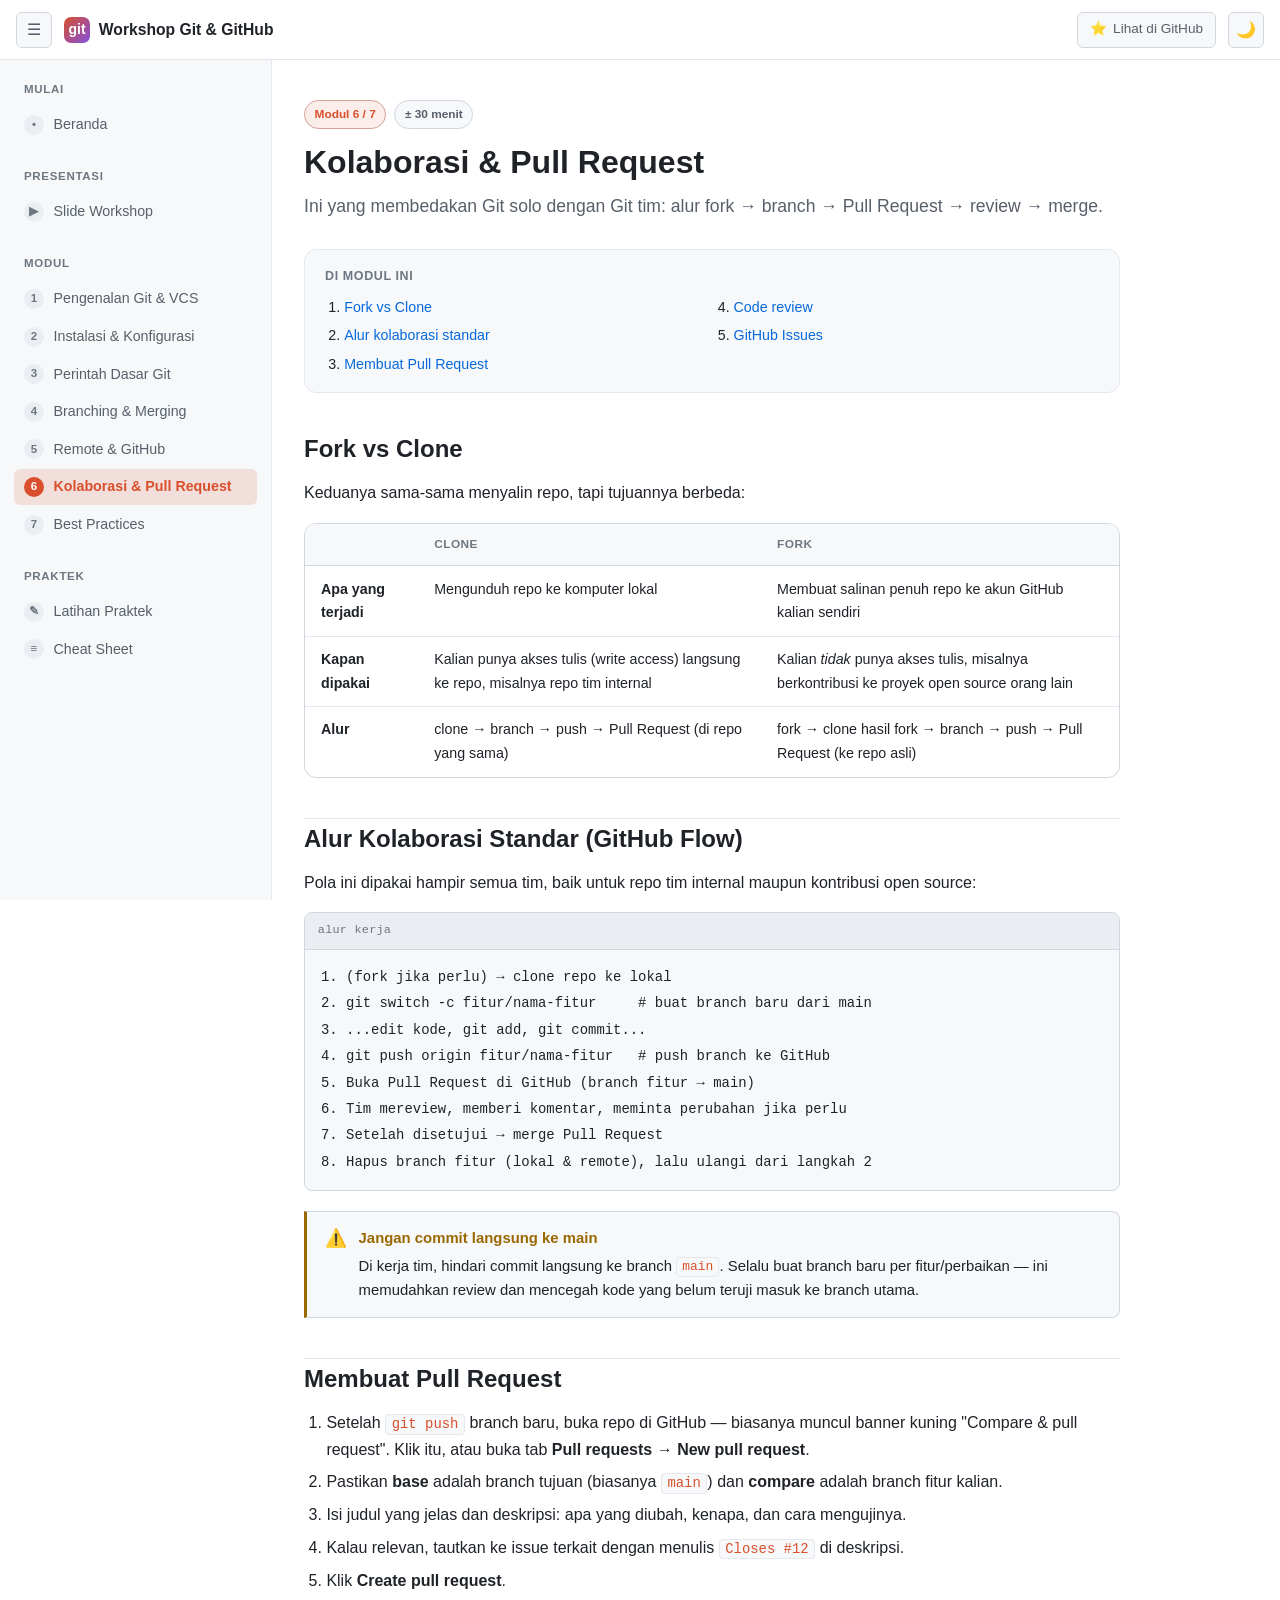
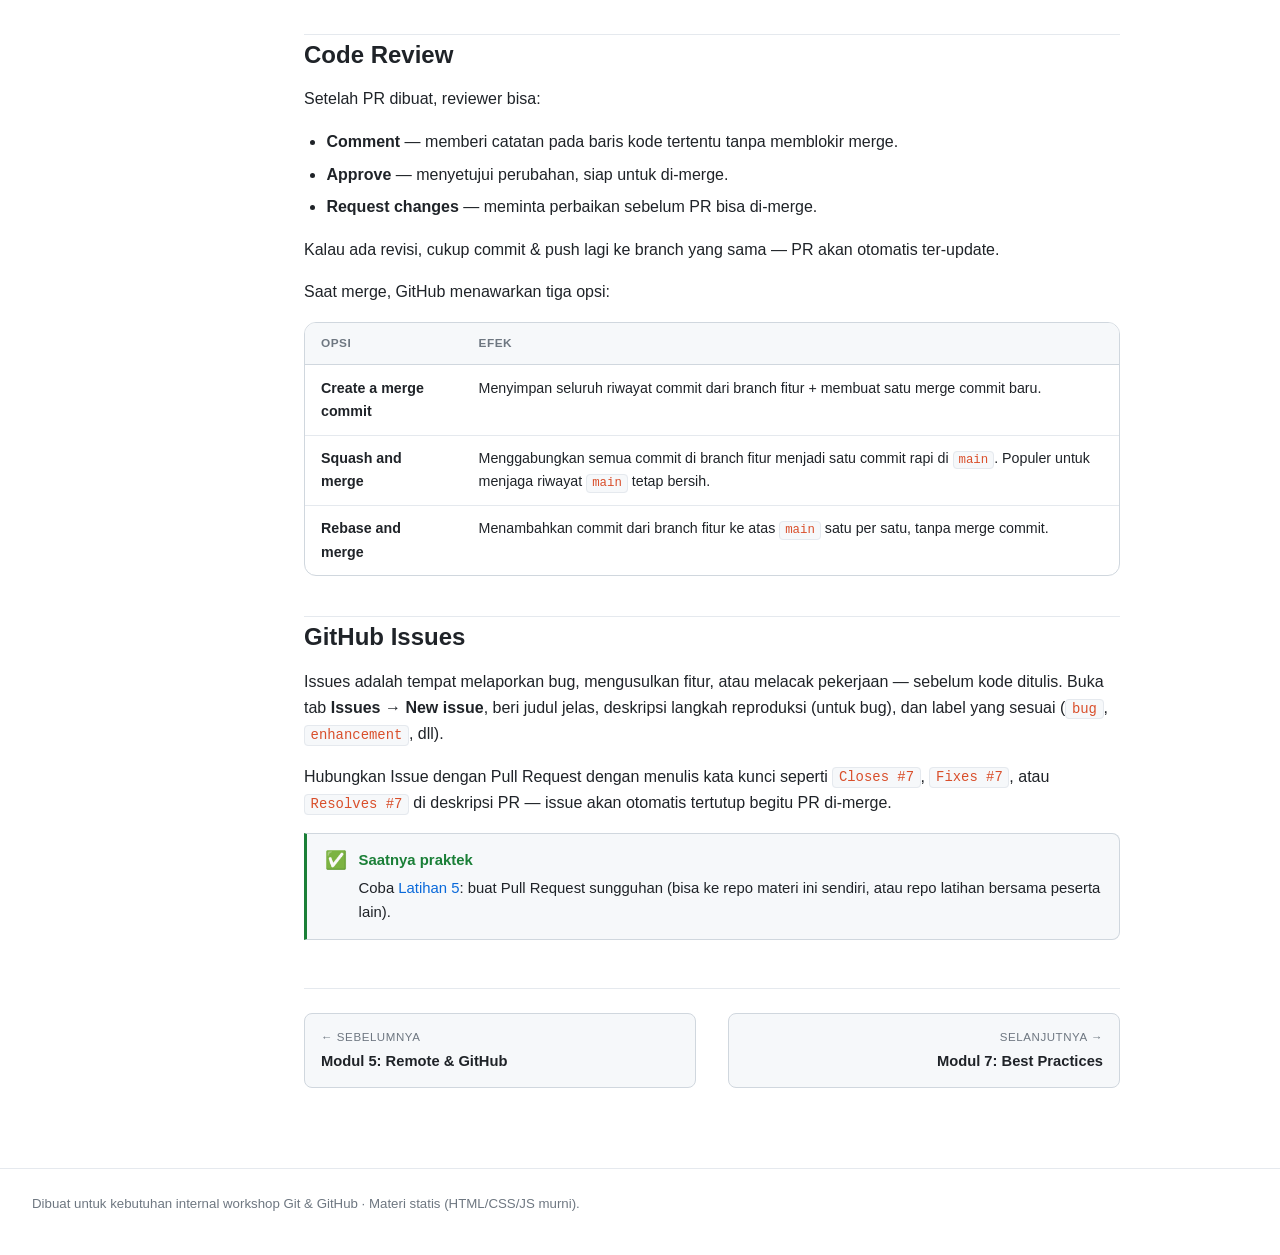
<file: modul-06-kolaborasi.html>
<!DOCTYPE html>
<html lang="id">
<head>
<meta charset="UTF-8">
<meta name="viewport" content="width=device-width, initial-scale=1.0">
<title>Modul 6: Kolaborasi &amp; Pull Request — Workshop Git &amp; GitHub</title>
<meta name="description" content="Fork, branch fitur, Pull Request, code review, dan GitHub Issues — cara tim profesional berkolaborasi.">
<link rel="icon" type="image/svg+xml" href="assets/favicon.svg">
<link rel="stylesheet" href="css/style.css">
</head>
<body>
<a class="skip-link" href="#main">Lewati ke konten utama</a>

<header class="topbar">
  <button class="icon-btn menu-toggle" data-menu-toggle aria-label="Buka menu" aria-expanded="false">☰</button>
  <a class="brand" href="index.html">
    <span class="logo-mark">git</span>
    <span>Workshop Git &amp; GitHub</span>
  </a>
  <div class="topbar-spacer"></div>
  <a class="gh-link" href="https://github.com/" target="_blank" rel="noopener">
    <span>⭐</span><span>Lihat di GitHub</span>
  </a>
  <button class="icon-btn" data-theme-toggle aria-label="Ganti tema">🌙</button>
</header>

<div class="sidebar-backdrop" data-sidebar-backdrop></div>

<div class="layout">
  <nav class="sidebar" aria-label="Navigasi modul">
    <div class="side-group">
      <div class="side-group-title">Mulai</div>
      <a class="side-link" href="index.html"><span class="num">•</span> Beranda</a>
    </div>
    <div class="side-group">
      <div class="side-group-title">Presentasi</div>
      <a class="side-link" href="slide.html" target="_blank" rel="noopener"><span class="num">▶</span> Slide Workshop</a>
    </div>
    <div class="side-group">
      <div class="side-group-title">Modul</div>
      <a class="side-link" href="modul-01-pengenalan.html"><span class="num">1</span> Pengenalan Git &amp; VCS</a>
      <a class="side-link" href="modul-02-instalasi.html"><span class="num">2</span> Instalasi &amp; Konfigurasi</a>
      <a class="side-link" href="modul-03-dasar-git.html"><span class="num">3</span> Perintah Dasar Git</a>
      <a class="side-link" href="modul-04-branching.html"><span class="num">4</span> Branching &amp; Merging</a>
      <a class="side-link" href="modul-05-remote-github.html"><span class="num">5</span> Remote &amp; GitHub</a>
      <a class="side-link" href="modul-06-kolaborasi.html"><span class="num">6</span> Kolaborasi &amp; Pull Request</a>
      <a class="side-link" href="modul-07-best-practices.html"><span class="num">7</span> Best Practices</a>
    </div>
    <div class="side-group">
      <div class="side-group-title">Praktek</div>
      <a class="side-link" href="latihan.html"><span class="num">✎</span> Latihan Praktek</a>
      <a class="side-link" href="referensi.html"><span class="num">≡</span> Cheat Sheet</a>
    </div>
  </nav>

  <main class="content" id="main">
    <div class="page-header">
      <div class="badge-row">
        <span class="badge accent">Modul 6 / 7</span>
        <span class="badge">± 30 menit</span>
      </div>
      <h1>Kolaborasi &amp; Pull Request</h1>
      <p class="lead">Ini yang membedakan Git solo dengan Git tim: alur fork → branch → Pull Request → review → merge.</p>
    </div>

    <div class="toc">
      <div class="toc-title">Di modul ini</div>
      <ol>
        <li><a href="#fork-vs-clone">Fork vs Clone</a></li>
        <li><a href="#alur">Alur kolaborasi standar</a></li>
        <li><a href="#membuat-pr">Membuat Pull Request</a></li>
        <li><a href="#review">Code review</a></li>
        <li><a href="#issues">GitHub Issues</a></li>
      </ol>
    </div>

    <h2 id="fork-vs-clone">Fork vs Clone</h2>
    <p>Keduanya sama-sama menyalin repo, tapi tujuannya berbeda:</p>
    <div class="table-wrap">
      <table>
        <thead><tr><th></th><th>Clone</th><th>Fork</th></tr></thead>
        <tbody>
          <tr>
            <td><strong>Apa yang terjadi</strong></td>
            <td>Mengunduh repo ke komputer lokal</td>
            <td>Membuat salinan penuh repo ke akun GitHub kalian sendiri</td>
          </tr>
          <tr>
            <td><strong>Kapan dipakai</strong></td>
            <td>Kalian punya akses tulis (write access) langsung ke repo, misalnya repo tim internal</td>
            <td>Kalian <em>tidak</em> punya akses tulis, misalnya berkontribusi ke proyek open source orang lain</td>
          </tr>
          <tr>
            <td><strong>Alur</strong></td>
            <td>clone → branch → push → Pull Request (di repo yang sama)</td>
            <td>fork → clone hasil fork → branch → push → Pull Request (ke repo asli)</td>
          </tr>
        </tbody>
      </table>
    </div>

    <h2 id="alur">Alur Kolaborasi Standar (GitHub Flow)</h2>
    <p>Pola ini dipakai hampir semua tim, baik untuk repo tim internal maupun kontribusi open source:</p>
    <div class="code-block">
      <div class="code-block-head"><span class="code-block-label">alur kerja</span></div>
      <pre><code>1. (fork jika perlu) → clone repo ke lokal
2. git switch -c fitur/nama-fitur     # buat branch baru dari main
3. ...edit kode, git add, git commit...
4. git push origin fitur/nama-fitur   # push branch ke GitHub
5. Buka Pull Request di GitHub (branch fitur → main)
6. Tim mereview, memberi komentar, meminta perubahan jika perlu
7. Setelah disetujui → merge Pull Request
8. Hapus branch fitur (lokal & remote), lalu ulangi dari langkah 2</code></pre>
    </div>

    <div class="callout warning">
      <span class="callout-icon">⚠️</span>
      <div>
        <span class="callout-title">Jangan commit langsung ke main</span>
        <p>Di kerja tim, hindari commit langsung ke branch <code>main</code>. Selalu buat branch baru per fitur/perbaikan — ini memudahkan review dan mencegah kode yang belum teruji masuk ke branch utama.</p>
      </div>
    </div>

    <h2 id="membuat-pr">Membuat Pull Request</h2>
    <ol>
      <li>Setelah <code>git push</code> branch baru, buka repo di GitHub — biasanya muncul banner kuning "Compare &amp; pull request". Klik itu, atau buka tab <strong>Pull requests</strong> → <strong>New pull request</strong>.</li>
      <li>Pastikan <strong>base</strong> adalah branch tujuan (biasanya <code>main</code>) dan <strong>compare</strong> adalah branch fitur kalian.</li>
      <li>Isi judul yang jelas dan deskripsi: apa yang diubah, kenapa, dan cara mengujinya.</li>
      <li>Kalau relevan, tautkan ke issue terkait dengan menulis <code>Closes #12</code> di deskripsi.</li>
      <li>Klik <strong>Create pull request</strong>.</li>
    </ol>

    <h2 id="review">Code Review</h2>
    <p>Setelah PR dibuat, reviewer bisa:</p>
    <ul>
      <li><strong>Comment</strong> — memberi catatan pada baris kode tertentu tanpa memblokir merge.</li>
      <li><strong>Approve</strong> — menyetujui perubahan, siap untuk di-merge.</li>
      <li><strong>Request changes</strong> — meminta perbaikan sebelum PR bisa di-merge.</li>
    </ul>
    <p>Kalau ada revisi, cukup commit &amp; push lagi ke branch yang sama — PR akan otomatis ter-update.</p>

    <p>Saat merge, GitHub menawarkan tiga opsi:</p>
    <div class="table-wrap">
      <table>
        <thead><tr><th>Opsi</th><th>Efek</th></tr></thead>
        <tbody>
          <tr><td><strong>Create a merge commit</strong></td><td>Menyimpan seluruh riwayat commit dari branch fitur + membuat satu merge commit baru.</td></tr>
          <tr><td><strong>Squash and merge</strong></td><td>Menggabungkan semua commit di branch fitur menjadi satu commit rapi di <code>main</code>. Populer untuk menjaga riwayat <code>main</code> tetap bersih.</td></tr>
          <tr><td><strong>Rebase and merge</strong></td><td>Menambahkan commit dari branch fitur ke atas <code>main</code> satu per satu, tanpa merge commit.</td></tr>
        </tbody>
      </table>
    </div>

    <h2 id="issues">GitHub Issues</h2>
    <p>
      Issues adalah tempat melaporkan bug, mengusulkan fitur, atau melacak pekerjaan — sebelum kode
      ditulis. Buka tab <strong>Issues</strong> → <strong>New issue</strong>, beri judul jelas, deskripsi
      langkah reproduksi (untuk bug), dan label yang sesuai (<code>bug</code>, <code>enhancement</code>, dll).
    </p>
    <p>
      Hubungkan Issue dengan Pull Request dengan menulis kata kunci seperti <code>Closes #7</code>,
      <code>Fixes #7</code>, atau <code>Resolves #7</code> di deskripsi PR — issue akan otomatis tertutup
      begitu PR di-merge.
    </p>

    <div class="callout tip">
      <span class="callout-icon">✅</span>
      <div>
        <span class="callout-title">Saatnya praktek</span>
        <p>Coba <a href="latihan.html">Latihan 5</a>: buat Pull Request sungguhan (bisa ke repo materi ini sendiri, atau repo latihan bersama peserta lain).</p>
      </div>
    </div>

    <nav class="page-nav" aria-label="Navigasi modul">
      <a class="prev" href="modul-05-remote-github.html">
        <div class="dir">← Sebelumnya</div>
        <div class="title">Modul 5: Remote &amp; GitHub</div>
      </a>
      <a class="next" href="modul-07-best-practices.html">
        <div class="dir">Selanjutnya →</div>
        <div class="title">Modul 7: Best Practices</div>
      </a>
    </nav>
  </main>
</div>

<footer class="site-footer">
  Dibuat untuk kebutuhan internal workshop Git &amp; GitHub · Materi statis (HTML/CSS/JS murni).
</footer>

<script src="js/main.js"></script>
</body>
</html>
</file>
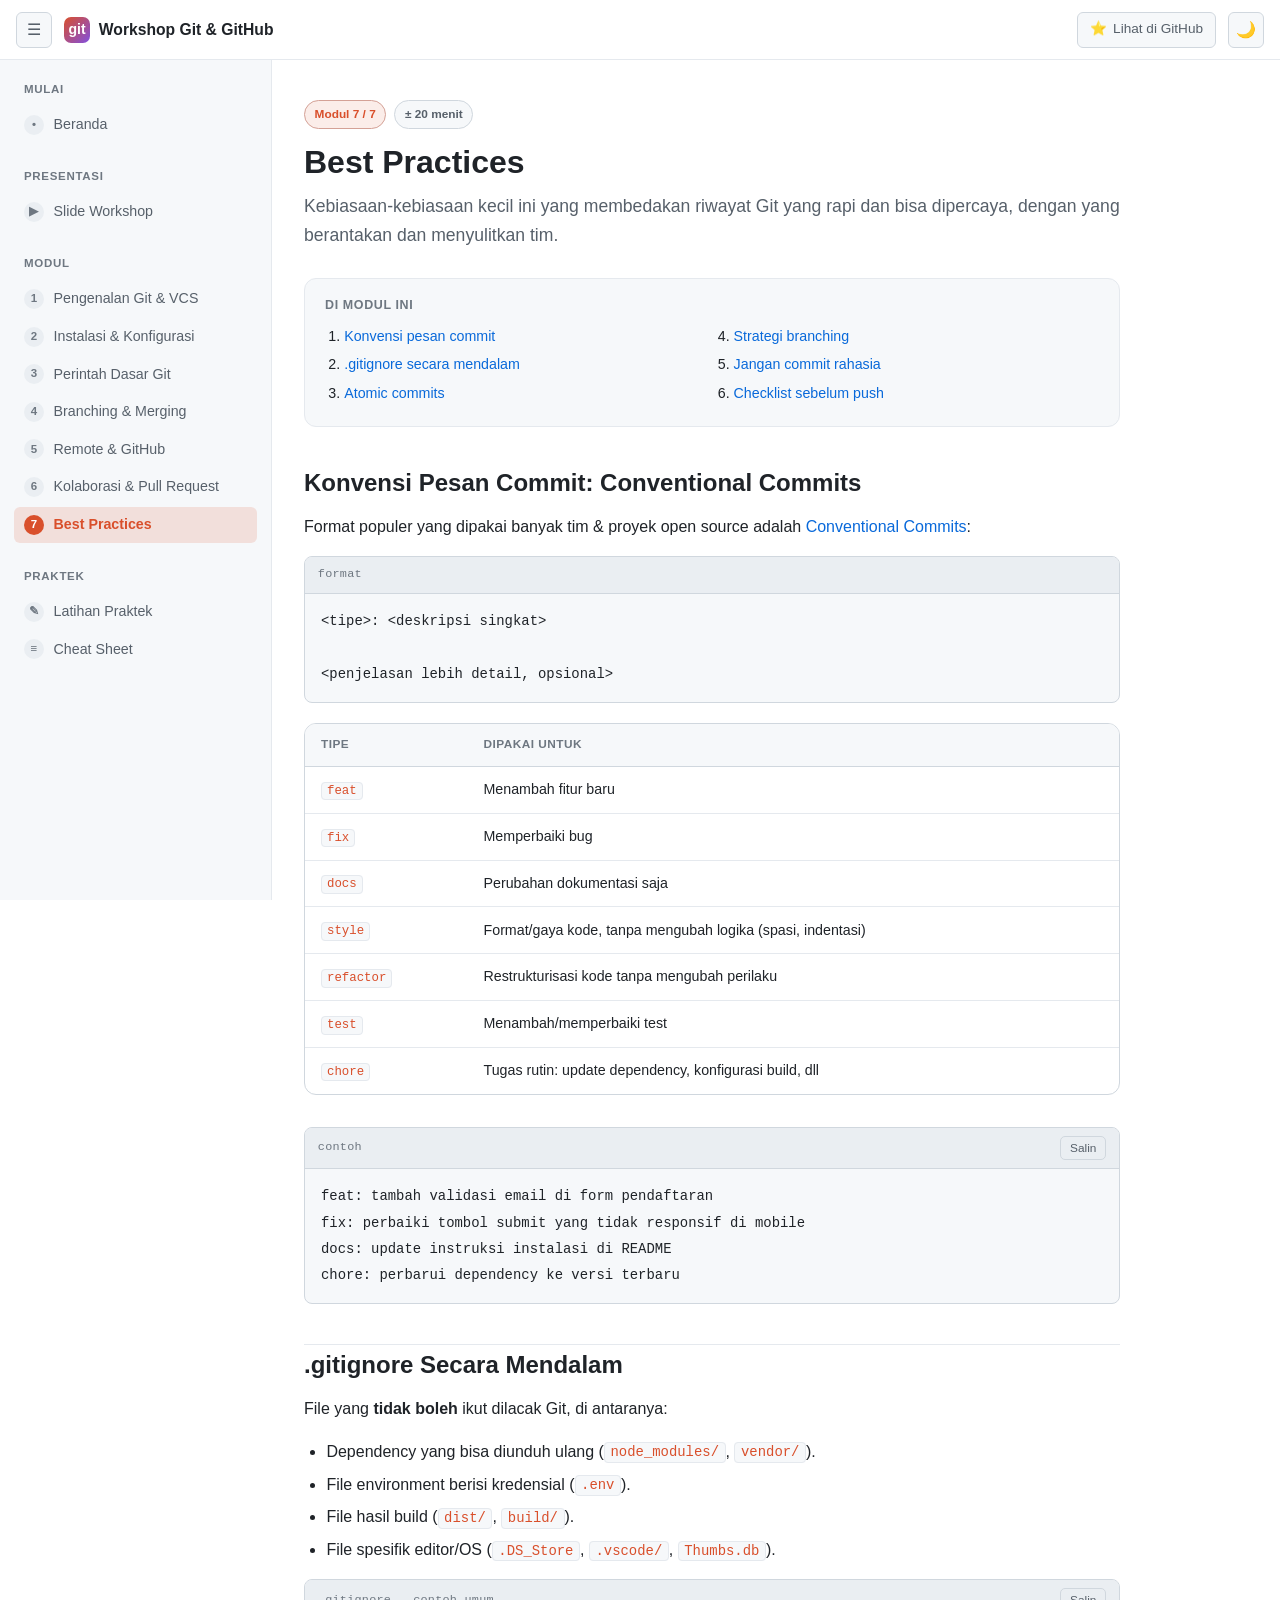
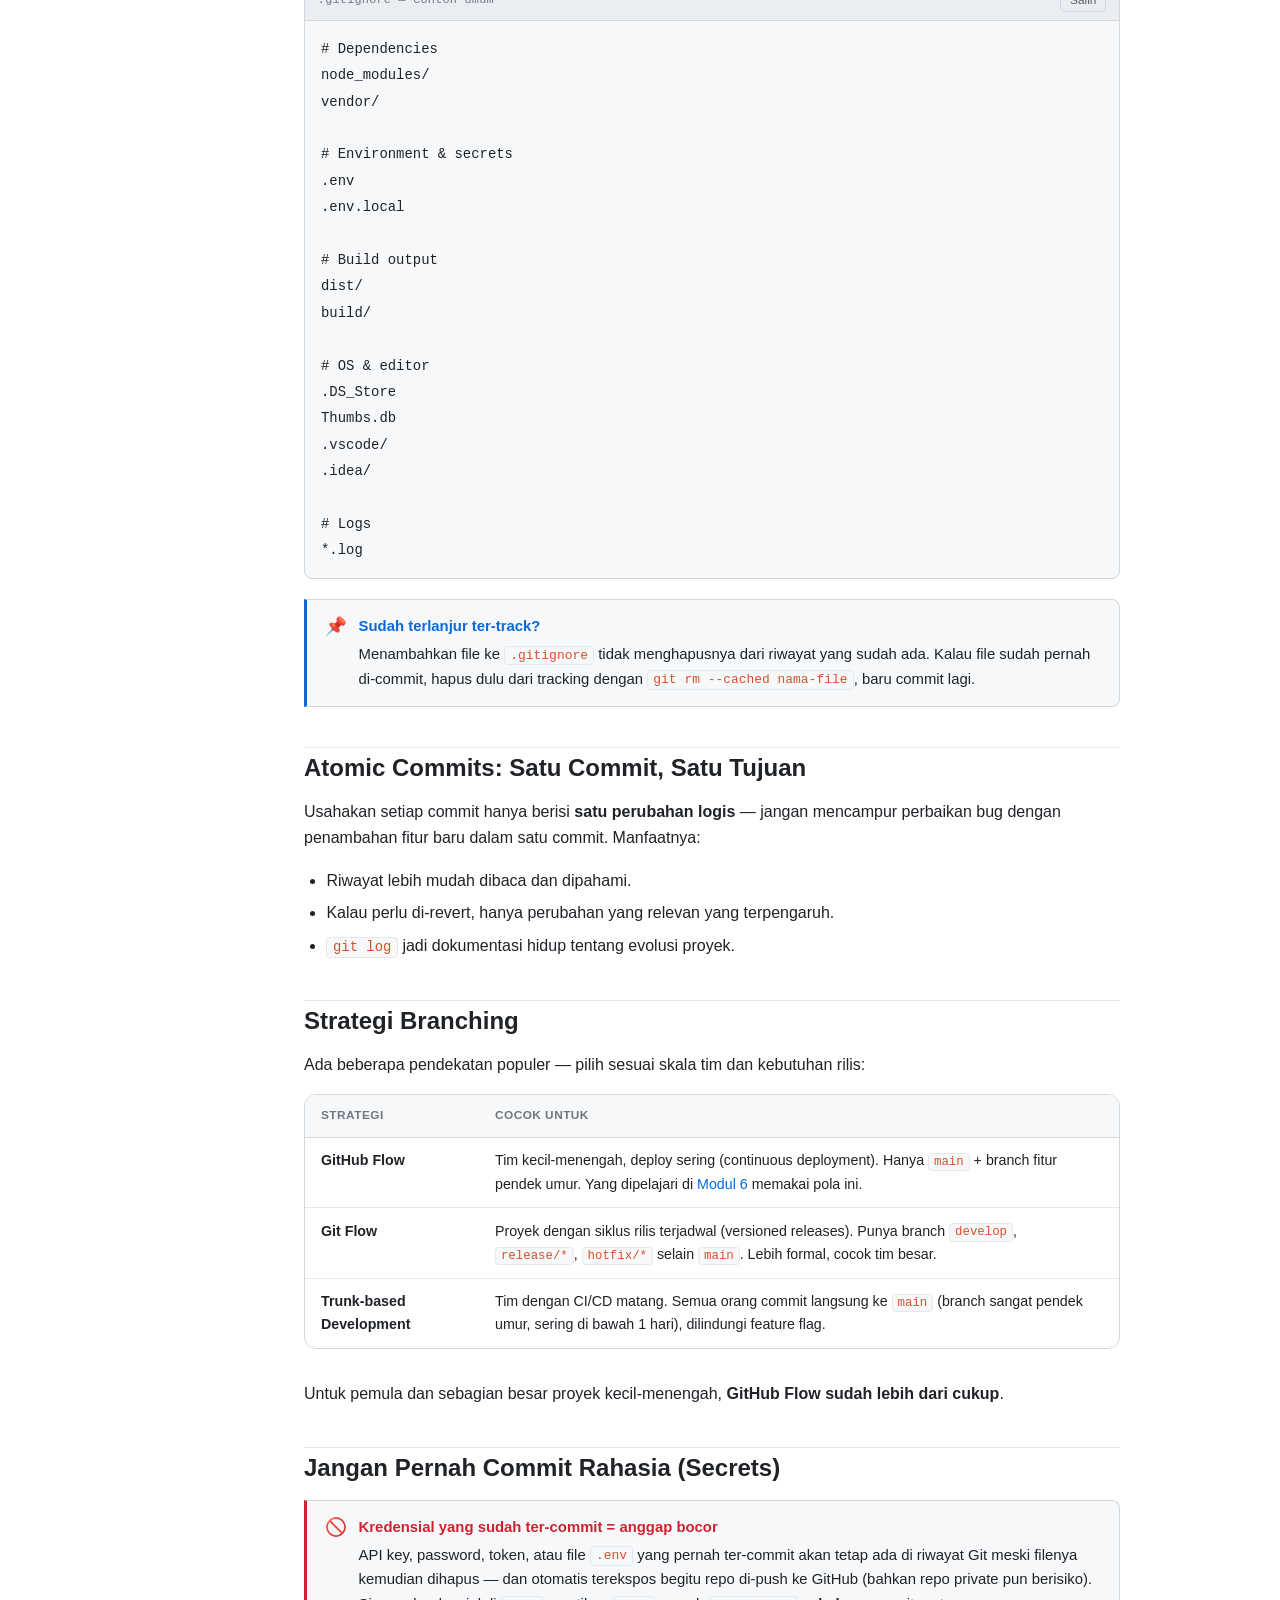
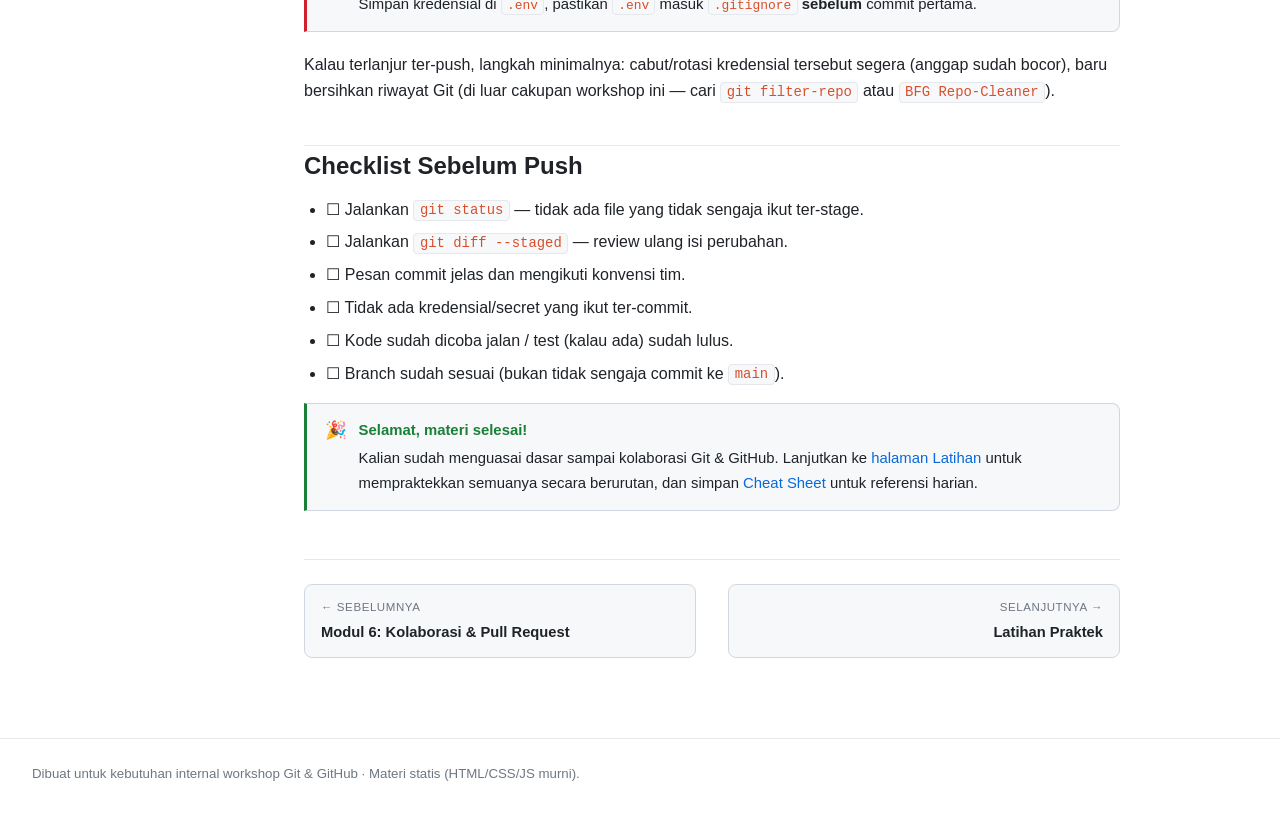
<file: modul-07-best-practices.html>
<!DOCTYPE html>
<html lang="id">
<head>
<meta charset="UTF-8">
<meta name="viewport" content="width=device-width, initial-scale=1.0">
<title>Modul 7: Best Practices — Workshop Git &amp; GitHub</title>
<meta name="description" content="Konvensi pesan commit, .gitignore, strategi branching, dan kebiasaan Git yang dipakai tim profesional.">
<link rel="icon" type="image/svg+xml" href="assets/favicon.svg">
<link rel="stylesheet" href="css/style.css">
</head>
<body>
<a class="skip-link" href="#main">Lewati ke konten utama</a>

<header class="topbar">
  <button class="icon-btn menu-toggle" data-menu-toggle aria-label="Buka menu" aria-expanded="false">☰</button>
  <a class="brand" href="index.html">
    <span class="logo-mark">git</span>
    <span>Workshop Git &amp; GitHub</span>
  </a>
  <div class="topbar-spacer"></div>
  <a class="gh-link" href="https://github.com/" target="_blank" rel="noopener">
    <span>⭐</span><span>Lihat di GitHub</span>
  </a>
  <button class="icon-btn" data-theme-toggle aria-label="Ganti tema">🌙</button>
</header>

<div class="sidebar-backdrop" data-sidebar-backdrop></div>

<div class="layout">
  <nav class="sidebar" aria-label="Navigasi modul">
    <div class="side-group">
      <div class="side-group-title">Mulai</div>
      <a class="side-link" href="index.html"><span class="num">•</span> Beranda</a>
    </div>
    <div class="side-group">
      <div class="side-group-title">Presentasi</div>
      <a class="side-link" href="slide.html" target="_blank" rel="noopener"><span class="num">▶</span> Slide Workshop</a>
    </div>
    <div class="side-group">
      <div class="side-group-title">Modul</div>
      <a class="side-link" href="modul-01-pengenalan.html"><span class="num">1</span> Pengenalan Git &amp; VCS</a>
      <a class="side-link" href="modul-02-instalasi.html"><span class="num">2</span> Instalasi &amp; Konfigurasi</a>
      <a class="side-link" href="modul-03-dasar-git.html"><span class="num">3</span> Perintah Dasar Git</a>
      <a class="side-link" href="modul-04-branching.html"><span class="num">4</span> Branching &amp; Merging</a>
      <a class="side-link" href="modul-05-remote-github.html"><span class="num">5</span> Remote &amp; GitHub</a>
      <a class="side-link" href="modul-06-kolaborasi.html"><span class="num">6</span> Kolaborasi &amp; Pull Request</a>
      <a class="side-link" href="modul-07-best-practices.html"><span class="num">7</span> Best Practices</a>
    </div>
    <div class="side-group">
      <div class="side-group-title">Praktek</div>
      <a class="side-link" href="latihan.html"><span class="num">✎</span> Latihan Praktek</a>
      <a class="side-link" href="referensi.html"><span class="num">≡</span> Cheat Sheet</a>
    </div>
  </nav>

  <main class="content" id="main">
    <div class="page-header">
      <div class="badge-row">
        <span class="badge accent">Modul 7 / 7</span>
        <span class="badge">± 20 menit</span>
      </div>
      <h1>Best Practices</h1>
      <p class="lead">Kebiasaan-kebiasaan kecil ini yang membedakan riwayat Git yang rapi dan bisa dipercaya, dengan yang berantakan dan menyulitkan tim.</p>
    </div>

    <div class="toc">
      <div class="toc-title">Di modul ini</div>
      <ol>
        <li><a href="#commit-message">Konvensi pesan commit</a></li>
        <li><a href="#gitignore">.gitignore secara mendalam</a></li>
        <li><a href="#atomic">Atomic commits</a></li>
        <li><a href="#strategi">Strategi branching</a></li>
        <li><a href="#secrets">Jangan commit rahasia</a></li>
        <li><a href="#checklist">Checklist sebelum push</a></li>
      </ol>
    </div>

    <h2 id="commit-message">Konvensi Pesan Commit: Conventional Commits</h2>
    <p>
      Format populer yang dipakai banyak tim &amp; proyek open source adalah
      <a href="https://www.conventionalcommits.org" target="_blank" rel="noopener">Conventional Commits</a>:
    </p>
    <div class="code-block">
      <div class="code-block-head"><span class="code-block-label">format</span></div>
      <pre><code>&lt;tipe&gt;: &lt;deskripsi singkat&gt;

&lt;penjelasan lebih detail, opsional&gt;</code></pre>
    </div>
    <div class="table-wrap">
      <table>
        <thead><tr><th>Tipe</th><th>Dipakai untuk</th></tr></thead>
        <tbody>
          <tr><td><code>feat</code></td><td>Menambah fitur baru</td></tr>
          <tr><td><code>fix</code></td><td>Memperbaiki bug</td></tr>
          <tr><td><code>docs</code></td><td>Perubahan dokumentasi saja</td></tr>
          <tr><td><code>style</code></td><td>Format/gaya kode, tanpa mengubah logika (spasi, indentasi)</td></tr>
          <tr><td><code>refactor</code></td><td>Restrukturisasi kode tanpa mengubah perilaku</td></tr>
          <tr><td><code>test</code></td><td>Menambah/memperbaiki test</td></tr>
          <tr><td><code>chore</code></td><td>Tugas rutin: update dependency, konfigurasi build, dll</td></tr>
        </tbody>
      </table>
    </div>
    <div class="code-block">
      <div class="code-block-head">
        <span class="code-block-label">contoh</span>
        <button class="copy-btn">Salin</button>
      </div>
      <pre><code>feat: tambah validasi email di form pendaftaran
fix: perbaiki tombol submit yang tidak responsif di mobile
docs: update instruksi instalasi di README
chore: perbarui dependency ke versi terbaru</code></pre>
    </div>

    <h2 id="gitignore">.gitignore Secara Mendalam</h2>
    <p>File yang <strong>tidak boleh</strong> ikut dilacak Git, di antaranya:</p>
    <ul>
      <li>Dependency yang bisa diunduh ulang (<code>node_modules/</code>, <code>vendor/</code>).</li>
      <li>File environment berisi kredensial (<code>.env</code>).</li>
      <li>File hasil build (<code>dist/</code>, <code>build/</code>).</li>
      <li>File spesifik editor/OS (<code>.DS_Store</code>, <code>.vscode/</code>, <code>Thumbs.db</code>).</li>
    </ul>
    <div class="code-block">
      <div class="code-block-head">
        <span class="code-block-label">.gitignore — contoh umum</span>
        <button class="copy-btn">Salin</button>
      </div>
      <pre><code># Dependencies
node_modules/
vendor/

# Environment & secrets
.env
.env.local

# Build output
dist/
build/

# OS & editor
.DS_Store
Thumbs.db
.vscode/
.idea/

# Logs
*.log</code></pre>
    </div>
    <div class="callout info">
      <span class="callout-icon">📌</span>
      <div>
        <span class="callout-title">Sudah terlanjur ter-track?</span>
        <p>Menambahkan file ke <code>.gitignore</code> tidak menghapusnya dari riwayat yang sudah ada. Kalau file sudah pernah di-commit, hapus dulu dari tracking dengan <code>git rm --cached nama-file</code>, baru commit lagi.</p>
      </div>
    </div>

    <h2 id="atomic">Atomic Commits: Satu Commit, Satu Tujuan</h2>
    <p>
      Usahakan setiap commit hanya berisi <strong>satu perubahan logis</strong> — jangan mencampur perbaikan
      bug dengan penambahan fitur baru dalam satu commit. Manfaatnya:
    </p>
    <ul>
      <li>Riwayat lebih mudah dibaca dan dipahami.</li>
      <li>Kalau perlu di-revert, hanya perubahan yang relevan yang terpengaruh.</li>
      <li><code>git log</code> jadi dokumentasi hidup tentang evolusi proyek.</li>
    </ul>

    <h2 id="strategi">Strategi Branching</h2>
    <p>Ada beberapa pendekatan populer — pilih sesuai skala tim dan kebutuhan rilis:</p>
    <div class="table-wrap">
      <table>
        <thead><tr><th>Strategi</th><th>Cocok untuk</th></tr></thead>
        <tbody>
          <tr>
            <td><strong>GitHub Flow</strong></td>
            <td>Tim kecil-menengah, deploy sering (continuous deployment). Hanya <code>main</code> + branch fitur pendek umur. Yang dipelajari di <a href="modul-06-kolaborasi.html">Modul 6</a> memakai pola ini.</td>
          </tr>
          <tr>
            <td><strong>Git Flow</strong></td>
            <td>Proyek dengan siklus rilis terjadwal (versioned releases). Punya branch <code>develop</code>, <code>release/*</code>, <code>hotfix/*</code> selain <code>main</code>. Lebih formal, cocok tim besar.</td>
          </tr>
          <tr>
            <td><strong>Trunk-based Development</strong></td>
            <td>Tim dengan CI/CD matang. Semua orang commit langsung ke <code>main</code> (branch sangat pendek umur, sering di bawah 1 hari), dilindungi feature flag.</td>
          </tr>
        </tbody>
      </table>
    </div>
    <p>Untuk pemula dan sebagian besar proyek kecil-menengah, <strong>GitHub Flow sudah lebih dari cukup</strong>.</p>

    <h2 id="secrets">Jangan Pernah Commit Rahasia (Secrets)</h2>
    <div class="callout danger">
      <span class="callout-icon">🚫</span>
      <div>
        <span class="callout-title">Kredensial yang sudah ter-commit = anggap bocor</span>
        <p>API key, password, token, atau file <code>.env</code> yang pernah ter-commit akan tetap ada di riwayat Git meski filenya kemudian dihapus — dan otomatis terekspos begitu repo di-push ke GitHub (bahkan repo private pun berisiko). Simpan kredensial di <code>.env</code>, pastikan <code>.env</code> masuk <code>.gitignore</code> <strong>sebelum</strong> commit pertama.</p>
      </div>
    </div>
    <p>Kalau terlanjur ter-push, langkah minimalnya: cabut/rotasi kredensial tersebut segera (anggap sudah bocor), baru bersihkan riwayat Git (di luar cakupan workshop ini — cari <code>git filter-repo</code> atau <code>BFG Repo-Cleaner</code>).</p>

    <h2 id="checklist">Checklist Sebelum Push</h2>
    <ul>
      <li>☐ Jalankan <code>git status</code> — tidak ada file yang tidak sengaja ikut ter-stage.</li>
      <li>☐ Jalankan <code>git diff --staged</code> — review ulang isi perubahan.</li>
      <li>☐ Pesan commit jelas dan mengikuti konvensi tim.</li>
      <li>☐ Tidak ada kredensial/secret yang ikut ter-commit.</li>
      <li>☐ Kode sudah dicoba jalan / test (kalau ada) sudah lulus.</li>
      <li>☐ Branch sudah sesuai (bukan tidak sengaja commit ke <code>main</code>).</li>
    </ul>

    <div class="callout tip">
      <span class="callout-icon">🎉</span>
      <div>
        <span class="callout-title">Selamat, materi selesai!</span>
        <p>Kalian sudah menguasai dasar sampai kolaborasi Git &amp; GitHub. Lanjutkan ke <a href="latihan.html">halaman Latihan</a> untuk mempraktekkan semuanya secara berurutan, dan simpan <a href="referensi.html">Cheat Sheet</a> untuk referensi harian.</p>
      </div>
    </div>

    <nav class="page-nav" aria-label="Navigasi modul">
      <a class="prev" href="modul-06-kolaborasi.html">
        <div class="dir">← Sebelumnya</div>
        <div class="title">Modul 6: Kolaborasi &amp; Pull Request</div>
      </a>
      <a class="next" href="latihan.html">
        <div class="dir">Selanjutnya →</div>
        <div class="title">Latihan Praktek</div>
      </a>
    </nav>
  </main>
</div>

<footer class="site-footer">
  Dibuat untuk kebutuhan internal workshop Git &amp; GitHub · Materi statis (HTML/CSS/JS murni).
</footer>

<script src="js/main.js"></script>
</body>
</html>
</file>
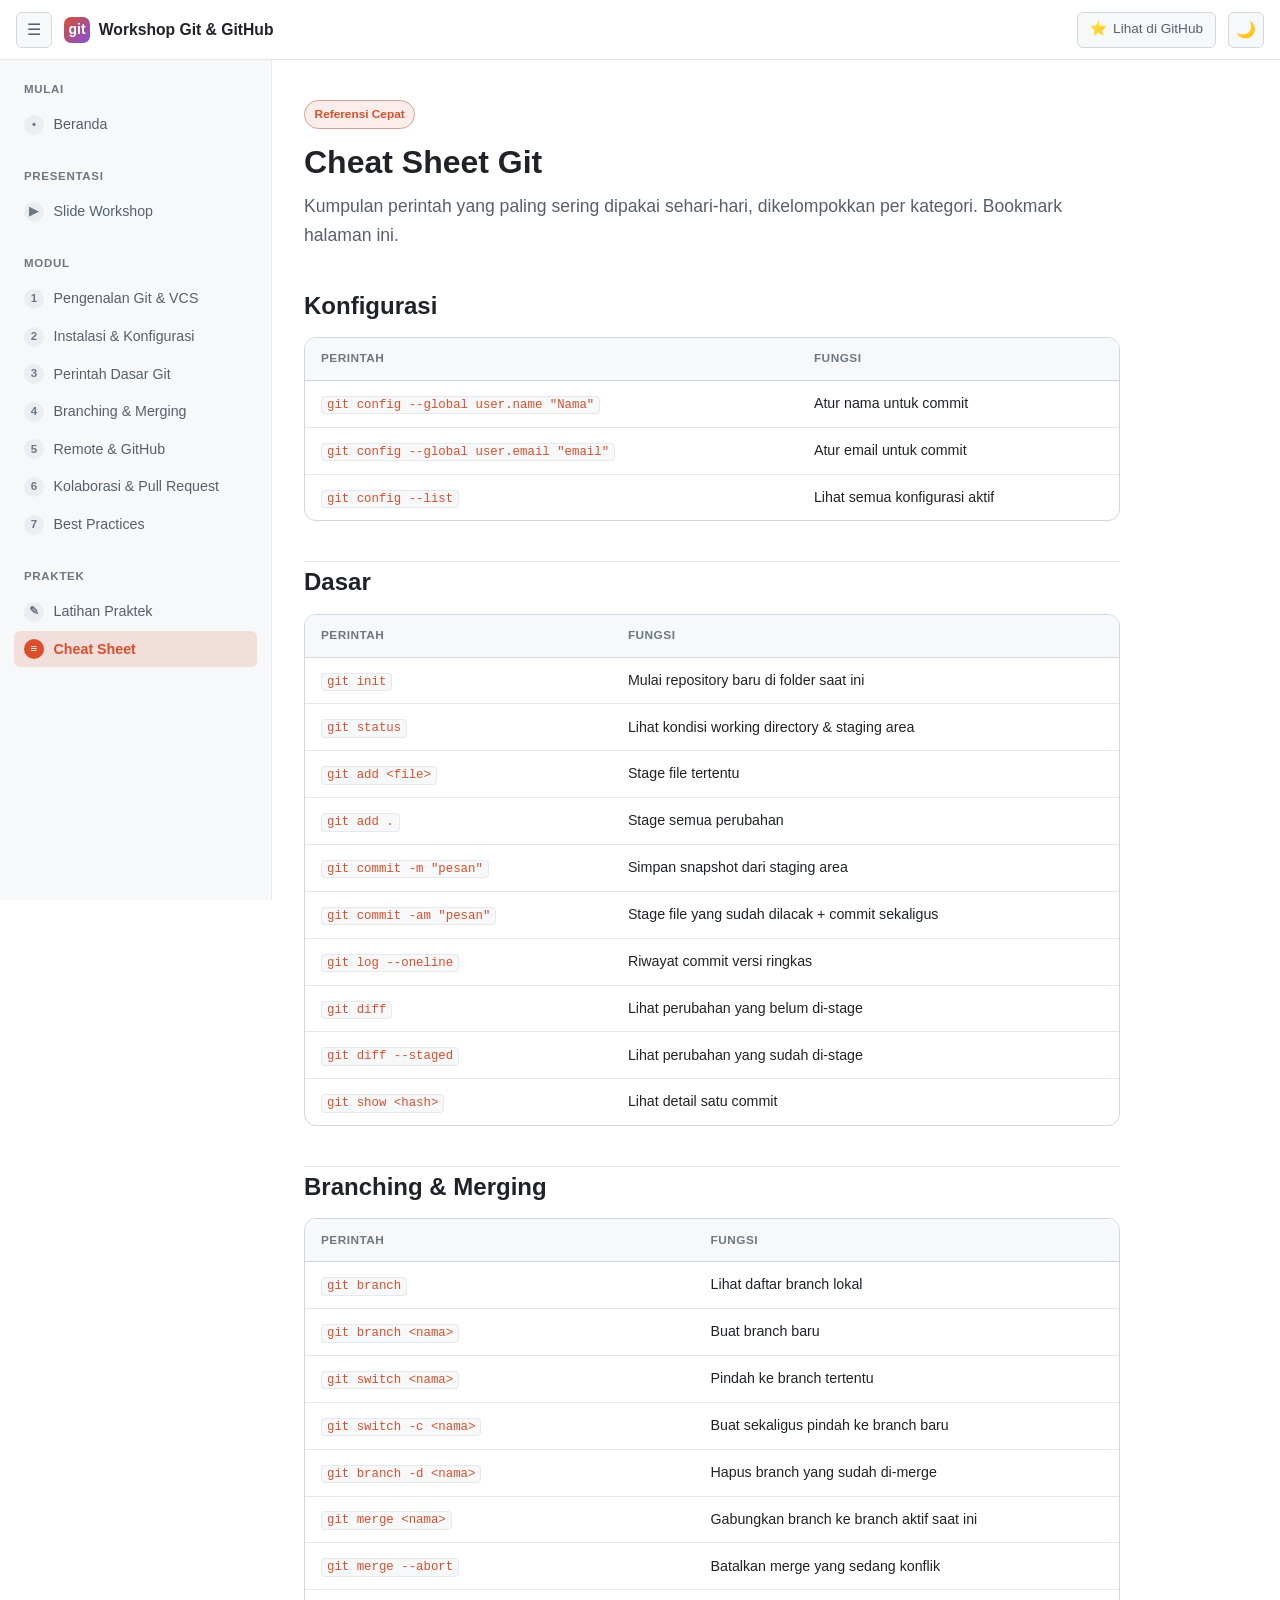
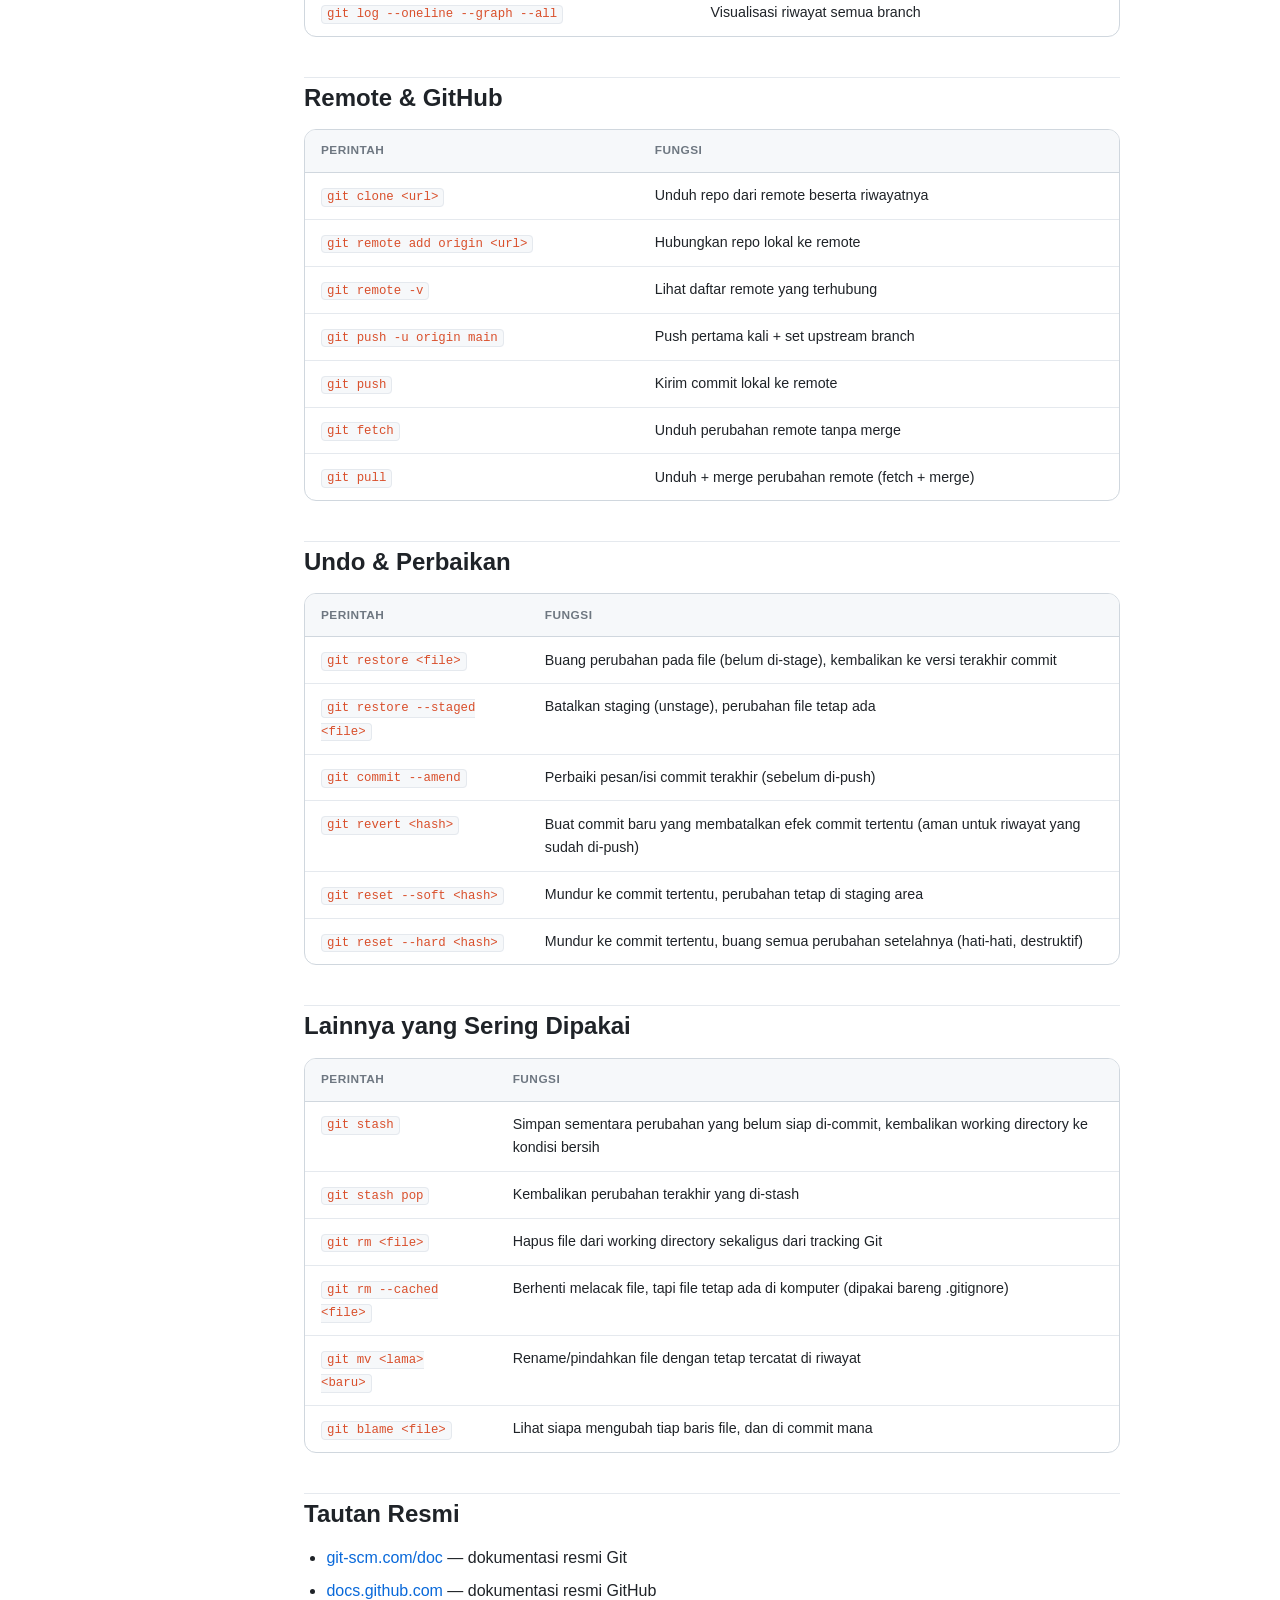
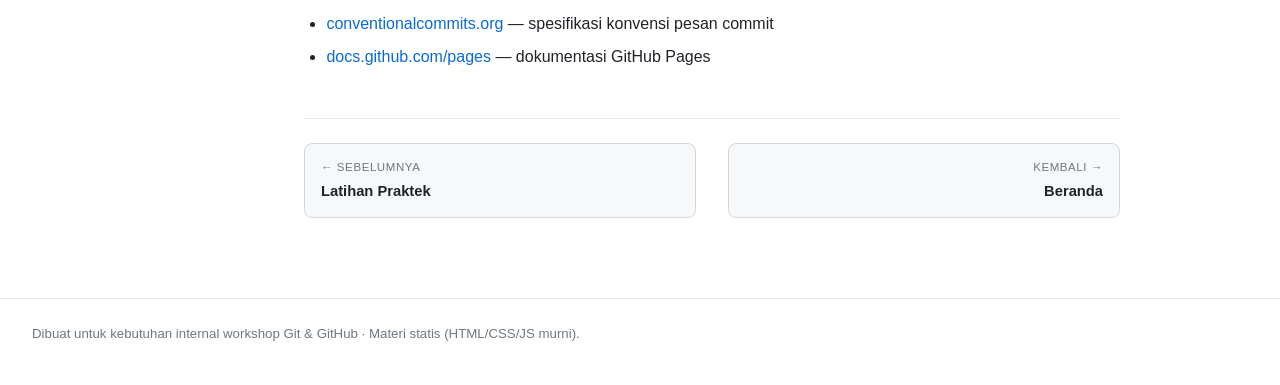
<file: referensi.html>
<!DOCTYPE html>
<html lang="id">
<head>
<meta charset="UTF-8">
<meta name="viewport" content="width=device-width, initial-scale=1.0">
<title>Cheat Sheet Git — Workshop Git &amp; GitHub</title>
<meta name="description" content="Referensi cepat perintah-perintah Git yang paling sering dipakai, dikelompokkan per kategori.">
<link rel="icon" type="image/svg+xml" href="assets/favicon.svg">
<link rel="stylesheet" href="css/style.css">
</head>
<body>
<a class="skip-link" href="#main">Lewati ke konten utama</a>

<header class="topbar">
  <button class="icon-btn menu-toggle" data-menu-toggle aria-label="Buka menu" aria-expanded="false">☰</button>
  <a class="brand" href="index.html">
    <span class="logo-mark">git</span>
    <span>Workshop Git &amp; GitHub</span>
  </a>
  <div class="topbar-spacer"></div>
  <a class="gh-link" href="https://github.com/" target="_blank" rel="noopener">
    <span>⭐</span><span>Lihat di GitHub</span>
  </a>
  <button class="icon-btn" data-theme-toggle aria-label="Ganti tema">🌙</button>
</header>

<div class="sidebar-backdrop" data-sidebar-backdrop></div>

<div class="layout">
  <nav class="sidebar" aria-label="Navigasi modul">
    <div class="side-group">
      <div class="side-group-title">Mulai</div>
      <a class="side-link" href="index.html"><span class="num">•</span> Beranda</a>
    </div>
    <div class="side-group">
      <div class="side-group-title">Presentasi</div>
      <a class="side-link" href="slide.html" target="_blank" rel="noopener"><span class="num">▶</span> Slide Workshop</a>
    </div>
    <div class="side-group">
      <div class="side-group-title">Modul</div>
      <a class="side-link" href="modul-01-pengenalan.html"><span class="num">1</span> Pengenalan Git &amp; VCS</a>
      <a class="side-link" href="modul-02-instalasi.html"><span class="num">2</span> Instalasi &amp; Konfigurasi</a>
      <a class="side-link" href="modul-03-dasar-git.html"><span class="num">3</span> Perintah Dasar Git</a>
      <a class="side-link" href="modul-04-branching.html"><span class="num">4</span> Branching &amp; Merging</a>
      <a class="side-link" href="modul-05-remote-github.html"><span class="num">5</span> Remote &amp; GitHub</a>
      <a class="side-link" href="modul-06-kolaborasi.html"><span class="num">6</span> Kolaborasi &amp; Pull Request</a>
      <a class="side-link" href="modul-07-best-practices.html"><span class="num">7</span> Best Practices</a>
    </div>
    <div class="side-group">
      <div class="side-group-title">Praktek</div>
      <a class="side-link" href="latihan.html"><span class="num">✎</span> Latihan Praktek</a>
      <a class="side-link" href="referensi.html"><span class="num">≡</span> Cheat Sheet</a>
    </div>
  </nav>

  <main class="content" id="main">
    <div class="page-header">
      <div class="badge-row">
        <span class="badge accent">Referensi Cepat</span>
      </div>
      <h1>Cheat Sheet Git</h1>
      <p class="lead">Kumpulan perintah yang paling sering dipakai sehari-hari, dikelompokkan per kategori. Bookmark halaman ini.</p>
    </div>

    <h2 id="konfigurasi">Konfigurasi</h2>
    <div class="table-wrap">
      <table>
        <thead><tr><th>Perintah</th><th>Fungsi</th></tr></thead>
        <tbody>
          <tr><td><code>git config --global user.name "Nama"</code></td><td>Atur nama untuk commit</td></tr>
          <tr><td><code>git config --global user.email "email"</code></td><td>Atur email untuk commit</td></tr>
          <tr><td><code>git config --list</code></td><td>Lihat semua konfigurasi aktif</td></tr>
        </tbody>
      </table>
    </div>

    <h2 id="dasar">Dasar</h2>
    <div class="table-wrap">
      <table>
        <thead><tr><th>Perintah</th><th>Fungsi</th></tr></thead>
        <tbody>
          <tr><td><code>git init</code></td><td>Mulai repository baru di folder saat ini</td></tr>
          <tr><td><code>git status</code></td><td>Lihat kondisi working directory &amp; staging area</td></tr>
          <tr><td><code>git add &lt;file&gt;</code></td><td>Stage file tertentu</td></tr>
          <tr><td><code>git add .</code></td><td>Stage semua perubahan</td></tr>
          <tr><td><code>git commit -m "pesan"</code></td><td>Simpan snapshot dari staging area</td></tr>
          <tr><td><code>git commit -am "pesan"</code></td><td>Stage file yang sudah dilacak + commit sekaligus</td></tr>
          <tr><td><code>git log --oneline</code></td><td>Riwayat commit versi ringkas</td></tr>
          <tr><td><code>git diff</code></td><td>Lihat perubahan yang belum di-stage</td></tr>
          <tr><td><code>git diff --staged</code></td><td>Lihat perubahan yang sudah di-stage</td></tr>
          <tr><td><code>git show &lt;hash&gt;</code></td><td>Lihat detail satu commit</td></tr>
        </tbody>
      </table>
    </div>

    <h2 id="branching">Branching &amp; Merging</h2>
    <div class="table-wrap">
      <table>
        <thead><tr><th>Perintah</th><th>Fungsi</th></tr></thead>
        <tbody>
          <tr><td><code>git branch</code></td><td>Lihat daftar branch lokal</td></tr>
          <tr><td><code>git branch &lt;nama&gt;</code></td><td>Buat branch baru</td></tr>
          <tr><td><code>git switch &lt;nama&gt;</code></td><td>Pindah ke branch tertentu</td></tr>
          <tr><td><code>git switch -c &lt;nama&gt;</code></td><td>Buat sekaligus pindah ke branch baru</td></tr>
          <tr><td><code>git branch -d &lt;nama&gt;</code></td><td>Hapus branch yang sudah di-merge</td></tr>
          <tr><td><code>git merge &lt;nama&gt;</code></td><td>Gabungkan branch ke branch aktif saat ini</td></tr>
          <tr><td><code>git merge --abort</code></td><td>Batalkan merge yang sedang konflik</td></tr>
          <tr><td><code>git log --oneline --graph --all</code></td><td>Visualisasi riwayat semua branch</td></tr>
        </tbody>
      </table>
    </div>

    <h2 id="remote">Remote &amp; GitHub</h2>
    <div class="table-wrap">
      <table>
        <thead><tr><th>Perintah</th><th>Fungsi</th></tr></thead>
        <tbody>
          <tr><td><code>git clone &lt;url&gt;</code></td><td>Unduh repo dari remote beserta riwayatnya</td></tr>
          <tr><td><code>git remote add origin &lt;url&gt;</code></td><td>Hubungkan repo lokal ke remote</td></tr>
          <tr><td><code>git remote -v</code></td><td>Lihat daftar remote yang terhubung</td></tr>
          <tr><td><code>git push -u origin main</code></td><td>Push pertama kali + set upstream branch</td></tr>
          <tr><td><code>git push</code></td><td>Kirim commit lokal ke remote</td></tr>
          <tr><td><code>git fetch</code></td><td>Unduh perubahan remote tanpa merge</td></tr>
          <tr><td><code>git pull</code></td><td>Unduh + merge perubahan remote (fetch + merge)</td></tr>
        </tbody>
      </table>
    </div>

    <h2 id="undo">Undo &amp; Perbaikan</h2>
    <div class="table-wrap">
      <table>
        <thead><tr><th>Perintah</th><th>Fungsi</th></tr></thead>
        <tbody>
          <tr><td><code>git restore &lt;file&gt;</code></td><td>Buang perubahan pada file (belum di-stage), kembalikan ke versi terakhir commit</td></tr>
          <tr><td><code>git restore --staged &lt;file&gt;</code></td><td>Batalkan staging (unstage), perubahan file tetap ada</td></tr>
          <tr><td><code>git commit --amend</code></td><td>Perbaiki pesan/isi commit terakhir (sebelum di-push)</td></tr>
          <tr><td><code>git revert &lt;hash&gt;</code></td><td>Buat commit baru yang membatalkan efek commit tertentu (aman untuk riwayat yang sudah di-push)</td></tr>
          <tr><td><code>git reset --soft &lt;hash&gt;</code></td><td>Mundur ke commit tertentu, perubahan tetap di staging area</td></tr>
          <tr><td><code>git reset --hard &lt;hash&gt;</code></td><td>Mundur ke commit tertentu, buang semua perubahan setelahnya (hati-hati, destruktif)</td></tr>
        </tbody>
      </table>
    </div>

    <h2 id="lainnya">Lainnya yang Sering Dipakai</h2>
    <div class="table-wrap">
      <table>
        <thead><tr><th>Perintah</th><th>Fungsi</th></tr></thead>
        <tbody>
          <tr><td><code>git stash</code></td><td>Simpan sementara perubahan yang belum siap di-commit, kembalikan working directory ke kondisi bersih</td></tr>
          <tr><td><code>git stash pop</code></td><td>Kembalikan perubahan terakhir yang di-stash</td></tr>
          <tr><td><code>git rm &lt;file&gt;</code></td><td>Hapus file dari working directory sekaligus dari tracking Git</td></tr>
          <tr><td><code>git rm --cached &lt;file&gt;</code></td><td>Berhenti melacak file, tapi file tetap ada di komputer (dipakai bareng .gitignore)</td></tr>
          <tr><td><code>git mv &lt;lama&gt; &lt;baru&gt;</code></td><td>Rename/pindahkan file dengan tetap tercatat di riwayat</td></tr>
          <tr><td><code>git blame &lt;file&gt;</code></td><td>Lihat siapa mengubah tiap baris file, dan di commit mana</td></tr>
        </tbody>
      </table>
    </div>

    <h2 id="tautan">Tautan Resmi</h2>
    <ul>
      <li><a href="https://git-scm.com/doc" target="_blank" rel="noopener">git-scm.com/doc</a> — dokumentasi resmi Git</li>
      <li><a href="https://docs.github.com" target="_blank" rel="noopener">docs.github.com</a> — dokumentasi resmi GitHub</li>
      <li><a href="https://www.conventionalcommits.org" target="_blank" rel="noopener">conventionalcommits.org</a> — spesifikasi konvensi pesan commit</li>
      <li><a href="https://docs.github.com/pages" target="_blank" rel="noopener">docs.github.com/pages</a> — dokumentasi GitHub Pages</li>
    </ul>

    <nav class="page-nav" aria-label="Navigasi modul">
      <a class="prev" href="latihan.html">
        <div class="dir">← Sebelumnya</div>
        <div class="title">Latihan Praktek</div>
      </a>
      <a class="next" href="index.html">
        <div class="dir">Kembali →</div>
        <div class="title">Beranda</div>
      </a>
    </nav>
  </main>
</div>

<footer class="site-footer">
  Dibuat untuk kebutuhan internal workshop Git &amp; GitHub · Materi statis (HTML/CSS/JS murni).
</footer>

<script src="js/main.js"></script>
</body>
</html>
</file>
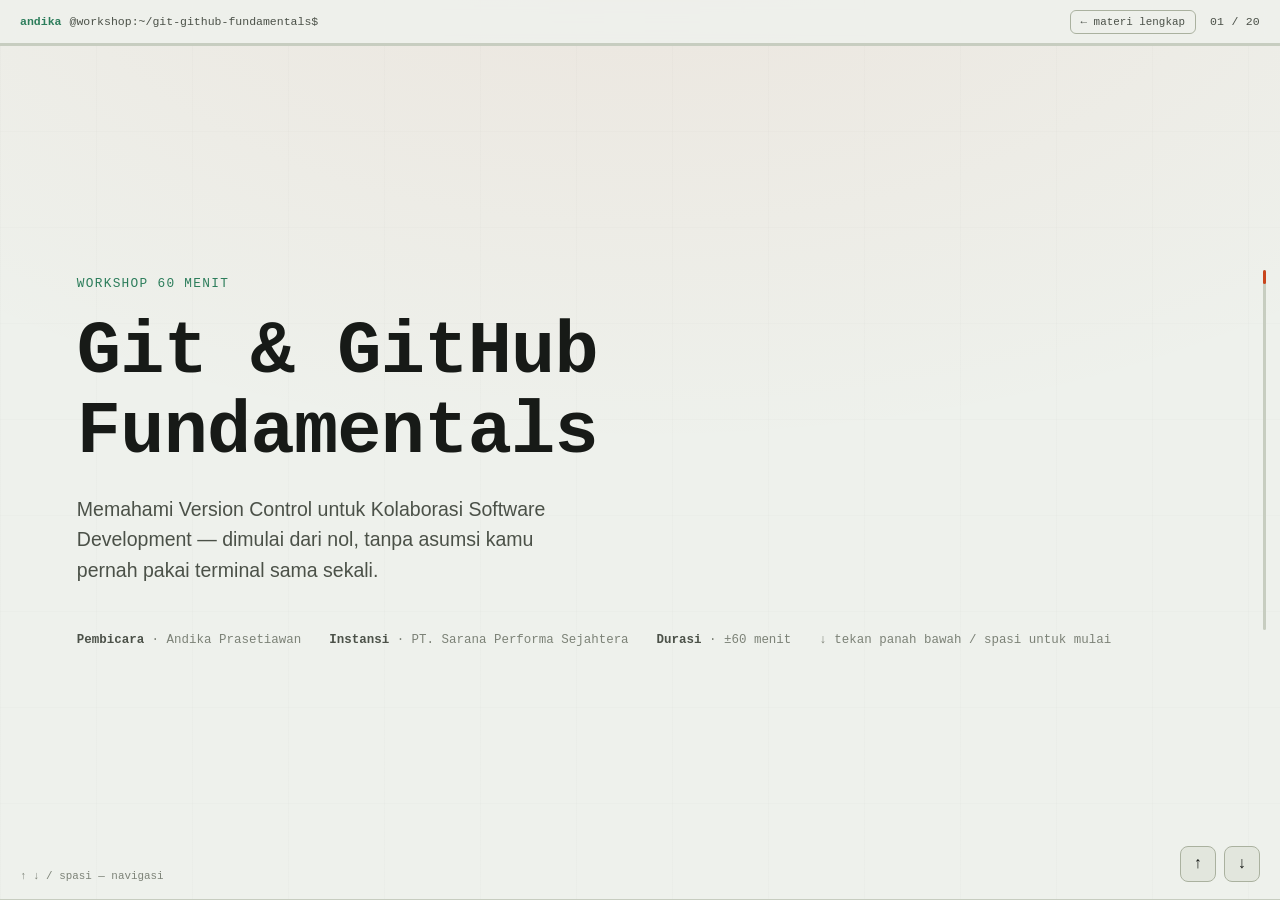
<file: slide.html>
<!DOCTYPE html>
<html lang="id">
<head>
<meta charset="UTF-8">
<meta name="viewport" content="width=device-width, initial-scale=1.0">
<title>Git &amp; GitHub Fundamentals — Materi Workshop</title>
<meta name="description" content="Slide interaktif workshop Git & GitHub Fundamentals — dari nol sampai paham alur kolaborasi tim.">
<link rel="icon" type="image/svg+xml" href="assets/favicon.svg">
<style>
  :root{
    --bg:#eef1ec; --bg-raised:#e2e6dd; --bg-sunk:#e6e9e1;
    --ink:#171a17; --ink-soft:#4b5148; --ink-faint:#7c8277;
    --line:#c7cdc0; --line-strong:#aab19f;
    --ember:#c9451c; --ember-ink:#ffffff; --ember-soft:#f1ddd0;
    --leaf:#2c7d5b; --leaf-soft:#d9ecdf;
    --rose:#a8352f; --rose-soft:#f3ddd7;
    --term-bg:#1c1f1a; --term-ink:#e9ece2; --term-line:#33372f;
    --shadow: 0 24px 60px -28px rgba(20,22,16,.35);
    --font-mono: ui-monospace, "SF Mono", "Cascadia Code", "JetBrains Mono", Menlo, Consolas, "Liberation Mono", monospace;
    --font-sans: -apple-system, "SF Pro Text", "Segoe UI", Roboto, "Helvetica Neue", Arial, sans-serif;
  }
  @media (prefers-color-scheme: dark){
    :root{
      --bg:#0f120e; --bg-raised:#171b14; --bg-sunk:#0c0e0a;
      --ink:#e9ece2; --ink-soft:#a8ae9e; --ink-faint:#767c6e;
      --line:#272c22; --line-strong:#363c30;
      --ember:#ef7a48; --ember-ink:#1a0f08; --ember-soft:#2e2015;
      --leaf:#63bd8f; --leaf-soft:#152a1f;
      --rose:#e2837c; --rose-soft:#2c1917;
      --term-bg:#0a0c08; --term-ink:#dfe4d6; --term-line:#22261e;
      --shadow: 0 24px 70px -24px rgba(0,0,0,.6);
    }
  }
  :root[data-theme="dark"]{
    --bg:#0f120e; --bg-raised:#171b14; --bg-sunk:#0c0e0a;
    --ink:#e9ece2; --ink-soft:#a8ae9e; --ink-faint:#767c6e;
    --line:#272c22; --line-strong:#363c30;
    --ember:#ef7a48; --ember-ink:#1a0f08; --ember-soft:#2e2015;
    --leaf:#63bd8f; --leaf-soft:#152a1f;
    --rose:#e2837c; --rose-soft:#2c1917;
    --term-bg:#0a0c08; --term-ink:#dfe4d6; --term-line:#22261e;
    --shadow: 0 24px 70px -24px rgba(0,0,0,.6);
  }
  :root[data-theme="light"]{
    --bg:#eef1ec; --bg-raised:#e2e6dd; --bg-sunk:#e6e9e1;
    --ink:#171a17; --ink-soft:#4b5148; --ink-faint:#7c8277;
    --line:#c7cdc0; --line-strong:#aab19f;
    --ember:#c9451c; --ember-ink:#ffffff; --ember-soft:#f1ddd0;
    --leaf:#2c7d5b; --leaf-soft:#d9ecdf;
    --rose:#a8352f; --rose-soft:#f3ddd7;
    --term-bg:#1c1f1a; --term-ink:#e9ece2; --term-line:#33372f;
    --shadow: 0 24px 60px -28px rgba(20,22,16,.35);
  }

  *{box-sizing:border-box;}
  html,body{ height:100%; }
  body{
    margin:0; background:var(--bg); color:var(--ink); font-family:var(--font-sans);
    -webkit-font-smoothing:antialiased;
    background-image:
      radial-gradient(ellipse 80% 60% at 50% -10%, color-mix(in srgb, var(--ember) 7%, transparent), transparent),
      repeating-linear-gradient(0deg, color-mix(in srgb, var(--ink) 3%, transparent) 0px, transparent 1px, transparent 96px),
      repeating-linear-gradient(90deg, color-mix(in srgb, var(--ink) 3%, transparent) 0px, transparent 1px, transparent 96px);
  }
  ::selection{ background: var(--ember); color: var(--ember-ink); }
  a{ color: var(--ember); }
  :focus-visible{ outline: 2px solid var(--ember); outline-offset: 3px; border-radius: 2px; }
  h1,h2,h3,p{ margin:0; text-wrap:balance; }
  p{ text-wrap: pretty; }

  /* ---------- chrome ---------- */
  .chrome{
    position:fixed; top:0; left:0; right:0; z-index:40;
    display:flex; align-items:center; justify-content:space-between;
    padding: 0 20px; height:44px;
    background: color-mix(in srgb, var(--bg) 88%, transparent);
    backdrop-filter: blur(10px);
    border-bottom:1px solid var(--line);
    font-family: var(--font-mono); font-size:.72rem; color: var(--ink-faint);
  }
  .chrome .prompt{ display:flex; align-items:center; gap:8px; }
  .chrome .prompt b{ color: var(--leaf); font-weight:600; }
  .chrome .prompt span.path{ color: var(--ink-soft); }
  .chrome .right{ display:flex; align-items:center; gap:14px; }
  .back-link{ font-family:var(--font-mono); font-size:.68rem; color:var(--ink-soft); text-decoration:none; border:1px solid var(--line-strong); border-radius:6px; padding:5px 10px; }
  .back-link:hover{ border-color:var(--ember); color:var(--ember); }
  .chrome .count{ font-variant-numeric: tabular-nums; letter-spacing:.02em; color: var(--ink-soft); }

  .progress-track{ position:fixed; top:44px; left:0; right:0; height:2px; z-index:40; background: var(--line); }
  .progress-fill{ height:100%; width:0%; background: var(--ember); transition: width .15s ease-out; }
  @media (prefers-reduced-motion: reduce){ .progress-fill{ transition:none; } }

  .rail{ position:fixed; right:14px; top:50%; transform:translateY(-50%); width:3px; height:min(46vh,360px); border-radius:2px; background: var(--line); z-index:40; cursor:pointer; }
  .rail-fill{ position:absolute; top:0; left:0; width:100%; height:4%; background: var(--ember); border-radius:2px; transition: height .15s ease-out; }
  @media (prefers-reduced-motion: reduce){ .rail-fill{ transition:none; } }

  .nav-buttons{ position:fixed; right:20px; bottom:18px; z-index:40; display:flex; gap:8px; }
  .nav-buttons button{
    width:36px; height:36px; border-radius:8px; border:1px solid var(--line-strong);
    background: var(--bg-raised); color: var(--ink); font-family: var(--font-mono); font-size:1rem; cursor:pointer;
    display:flex; align-items:center; justify-content:center;
  }
  .nav-buttons button:hover{ border-color:var(--ember); color:var(--ember); }

  .kbd-hint{ position:fixed; left:20px; bottom:18px; z-index:40; font-family: var(--font-mono); font-size:.68rem; color: var(--ink-faint); }
  @media (max-width:640px){ .kbd-hint{ display:none; } }

  /* ---------- deck / slides ---------- */
  main#deck{ scroll-snap-type: y mandatory; overflow-y:auto; height:100vh; }
  .slide{
    min-height:100vh; scroll-snap-align:start;
    display:flex; flex-direction:column; justify-content:center;
    padding: 88px clamp(24px,6vw,96px) 64px; border-bottom:1px solid var(--line); position:relative;
  }
  .slide-inner{ max-width:1180px; margin:0 auto; width:100%; }

  .kicker{
    font-family:var(--font-mono); font-size:.74rem; text-transform:uppercase; letter-spacing:.14em;
    color:var(--ember); margin-bottom:18px; display:flex; align-items:center; gap:.5em; font-weight:600;
  }
  .kicker::before{ content:"//"; opacity:.55; letter-spacing:0; }

  h2.title{ font-weight:700; font-size:clamp(1.8rem, 3.4vw, 2.7rem); line-height:1.14; letter-spacing:-.01em; max-width:20ch; }
  .lede{ margin-top:18px; font-size:1.06rem; line-height:1.65; color: var(--ink-soft); max-width:58ch; }

  .split{ display:grid; grid-template-columns: 1fr 1fr; gap:clamp(28px,4vw,72px); align-items:center; margin-top:34px; }
  @media (max-width:900px){ .split{ grid-template-columns:1fr; } }
  .stack{ display:flex; flex-direction:column; gap:14px; }

  /* ---------- terminal ---------- */
  .terminal{ background: var(--term-bg); color: var(--term-ink); border-radius:10px; border:1px solid var(--term-line); box-shadow: var(--shadow); overflow:hidden; }
  .terminal-bar{ display:flex; align-items:center; gap:6px; padding:10px 14px; border-bottom:1px solid var(--term-line); }
  .terminal-bar .dot{ width:8px; height:8px; border-radius:50%; background:var(--term-line); }
  .terminal-bar .label{ margin-left:8px; font-family:var(--font-mono); font-size:.68rem; color:#7c8272; }
  .terminal-body{ padding:20px 22px; font-family:var(--font-mono); font-size:.85rem; line-height:1.85; overflow-x:auto; }
  .terminal-body .ln{ white-space:pre; }
  .terminal-body .prompt::before{ content:"$ "; color:var(--leaf); }
  .terminal-body .c-out{ color:#a9af9e; }
  .terminal-body .c-dim{ color:#6e7466; }
  .terminal-body .c-em{ color:#f0a06a; }

  /* ---------- generic cards ---------- */
  .card{ background: var(--bg-raised); border:1px solid var(--line); border-radius:10px; padding:20px 22px; }
  .chip{ display:inline-flex; align-items:center; gap:6px; font-family:var(--font-mono); font-size:.72rem; font-weight:600; padding:3px 9px; border-radius:5px; letter-spacing:.02em; }
  .chip.ember{ background:var(--ember-soft); color:var(--ember); }
  .chip.leaf{ background:var(--leaf-soft); color:var(--leaf); }
  .chip.rose{ background:var(--rose-soft); color:var(--rose); }
  code.inline{ font-family:var(--font-mono); font-size:.9em; background: var(--bg-sunk); border:1px solid var(--line); padding:.08em .42em; border-radius:4px; color:var(--ink); }

  /* ---------- flow (three areas / workflow) ---------- */
  .flow{ display:flex; align-items:stretch; gap:0; margin-top:8px; }
  .flow-box{ flex:1; background:var(--bg-raised); border:1px solid var(--line); border-radius:10px; padding:20px 16px; text-align:center; }
  .flow-box h4{ font-size:.92rem; margin:0 0 6px; }
  .flow-box p{ font-size:.8rem; color:var(--ink-faint); line-height:1.5; margin:0; }
  .flow-arrow{ flex:0 0 auto; width:64px; display:flex; flex-direction:column; align-items:center; justify-content:center; gap:4px; padding:0 6px; }
  .flow-arrow .fn{ font-family:var(--font-mono); font-size:.64rem; color:var(--ember); white-space:nowrap; }
  .flow-arrow svg{ width:44px; height:16px; }
  @media (max-width:760px){ .flow{ flex-direction:column; } .flow-arrow{ width:auto; padding:6px 0; transform:rotate(90deg); } }

  /* ---------- tables / compare / steps ---------- */
  .tbl-wrap{ overflow-x:auto; margin-top:28px; border:1px solid var(--line); border-radius:10px; }
  table.ref{ width:100%; border-collapse:collapse; font-size:.9rem; min-width:600px; }
  table.ref th, table.ref td{ text-align:left; padding:13px 16px; border-bottom:1px solid var(--line); vertical-align:top; }
  table.ref th{ font-family:var(--font-mono); font-size:.66rem; text-transform:uppercase; letter-spacing:.08em; color:var(--ink-faint); background:var(--bg-sunk); }
  table.ref tr:last-child td{ border-bottom:none; }

  .compare{ display:grid; grid-template-columns:1fr 1fr; gap:20px; margin-top:32px; }
  @media (max-width:760px){ .compare{ grid-template-columns:1fr; } }
  .compare .col{ border-radius:10px; padding:22px; border:1px solid var(--line); }
  .compare .col.a{ background:var(--leaf-soft); border-color: color-mix(in srgb, var(--leaf) 30%, var(--line)); }
  .compare .col.b{ background:var(--ember-soft); border-color: color-mix(in srgb, var(--ember) 30%, var(--line)); }
  .compare h4{ font-size:1rem; margin:0 0 10px; }
  .compare .col.a h4{ color:var(--leaf); }
  .compare .col.b h4{ color:var(--ember); }
  .compare ul{ margin:0; padding-left:1.1em; font-size:.86rem; line-height:1.7; color:var(--ink-soft); }

  .steps{ display:flex; flex-direction:column; gap:0; margin-top:30px; }
  .step{ display:grid; grid-template-columns:38px 1fr; gap:16px; padding:14px 0; border-top:1px solid var(--line); }
  .step:last-child{ border-bottom:1px solid var(--line); }
  .step .num{ font-family:var(--font-mono); color:var(--ember); font-weight:600; font-variant-numeric:tabular-nums; }
  .step h4{ font-size:.96rem; margin:0 0 4px; }
  .step p{ font-size:.85rem; color:var(--ink-soft); margin:0; }

  /* ---------- svg diagram helpers ---------- */
  .diagram-wrap{ margin-top:8px; }
  svg text{ font-family:var(--font-mono); }
  .node-fill{ fill: var(--bg-raised); }
  .node-stroke{ stroke: var(--ink-faint); }
  .edge{ stroke: var(--line-strong); stroke-width:2; fill:none; }
  .hashlbl{ fill: var(--ink-faint); font-size:10px; }

  /* ---------- cover ---------- */
  .cover-eyebrow{ font-family:var(--font-mono); font-size:.8rem; color:var(--leaf); letter-spacing:.1em; text-transform:uppercase; margin-bottom:22px; }
  .cover h1{ font-family:var(--font-mono); font-weight:600; font-size:clamp(2.2rem, 6.4vw, 4.6rem); line-height:1.08; letter-spacing:-.01em; color:var(--ink); max-width:16ch; }
  .cover .sub{ margin-top:22px; font-size:clamp(1.02rem,1.8vw,1.22rem); color:var(--ink-soft); max-width:46ch; line-height:1.55; }
  .cover .meta{ margin-top:48px; display:flex; gap:28px; flex-wrap:wrap; font-family:var(--font-mono); font-size:.78rem; color:var(--ink-faint); }
  .cover .meta b{ color:var(--ink-soft); font-weight:600; }
  .placeholder{ color:var(--ember); border-bottom:1px dashed var(--ember); padding-bottom:1px; }

  /* ---------- who am i ---------- */
  .profile-card{ display:flex; gap:26px; align-items:flex-start; }
  .avatar{ width:96px; height:96px; border-radius:50%; background:var(--bg-sunk); border:1px solid var(--line); overflow:hidden; flex:0 0 auto; }
  .avatar img{ width:100%; height:100%; object-fit:cover; display:block; }
  .profile-card .info h3{ font-size:1.4rem; margin-bottom:4px; }
  .profile-card .info .role{ font-family:var(--font-mono); font-size:.8rem; color:var(--leaf); margin-bottom:14px; }
  .profile-card .info ul{ margin:0; padding-left:1.15em; font-size:.92rem; color:var(--ink-soft); line-height:1.8; }

  /* ---------- storytelling chain ---------- */
  .story-chain{ display:flex; flex-direction:column; align-items:flex-start; gap:0; max-width:400px; }
  .story-item{ font-family:var(--font-mono); font-size:.92rem; padding:11px 18px; border-radius:8px; background:var(--bg-raised); border:1px solid var(--line); width:100%; }
  .story-item.old{ color:var(--ink-faint); text-decoration:line-through; }
  .story-item.final{ color:var(--ink); font-weight:700; border-color:var(--ember); background:var(--ember-soft); text-decoration:none; }
  .story-arrow{ font-family:var(--font-mono); color:var(--ink-faint); padding:4px 0 4px 22px; font-size:.85rem; }

  /* ---------- problem grid ---------- */
  .problem-grid{ display:grid; grid-template-columns:repeat(auto-fit,minmax(200px,1fr)); gap:14px; margin-top:32px; }
  .problem-card{ background:var(--rose-soft); border:1px solid color-mix(in srgb, var(--rose) 30%, var(--line)); border-radius:10px; padding:16px 18px; }
  .problem-card b{ display:block; color:var(--rose); font-family:var(--font-mono); font-size:.82rem; margin-bottom:6px; }
  .problem-card span{ font-size:.82rem; color:var(--ink-soft); line-height:1.5; }

  /* ---------- analogy trio (VCS familiar examples) ---------- */
  .analogy-trio{ display:grid; grid-template-columns:repeat(auto-fit,minmax(190px,1fr)); gap:16px; margin-top:28px; }
  .analogy-trio .a-card{ background:var(--bg-raised); border:1px solid var(--line); border-radius:10px; padding:18px; text-align:center; }
  .analogy-trio .a-card .tag{ font-family:var(--font-mono); font-size:.68rem; text-transform:uppercase; letter-spacing:.08em; color:var(--leaf); margin-bottom:8px; }
  .analogy-trio .a-card p{ font-size:.85rem; color:var(--ink-soft); line-height:1.5; margin:0; }

  .analogy-callout{ border-left:3px solid var(--ember); padding:4px 0 4px 20px; margin-top:26px; font-size:1.05rem; font-style:italic; color:var(--ink-soft); max-width:58ch; }

  /* ---------- chip cloud (advantages / alternatives) ---------- */
  .chip-cloud{ display:flex; flex-wrap:wrap; gap:12px; margin-top:30px; }
  .chip-cloud .adv{ background:var(--bg-raised); border:1px solid var(--line); border-radius:9px; padding:14px 18px; min-width:160px; flex:1 1 160px; }
  .chip-cloud .adv b{ display:block; font-family:var(--font-mono); font-size:.82rem; color:var(--ember); margin-bottom:4px; }
  .chip-cloud .adv span{ font-size:.79rem; color:var(--ink-faint); line-height:1.4; }

  /* ---------- glossary ---------- */
  .glossary-grid{ display:grid; grid-template-columns:repeat(auto-fit,minmax(220px,1fr)); gap:14px; margin-top:30px; }
  .glossary-grid .term{ background:var(--bg-raised); border:1px solid var(--line); border-radius:9px; padding:16px 18px; }
  .glossary-grid .term b{ font-family:var(--font-mono); color:var(--ember); font-size:.86rem; }
  .glossary-grid .term p{ margin-top:6px; font-size:.8rem; color:var(--ink-soft); line-height:1.5; }

  /* ---------- link cards ---------- */
  .link-cards{ display:grid; grid-template-columns:repeat(auto-fit,minmax(240px,1fr)); gap:16px; margin-top:30px; }
  .link-cards a{ display:block; background:var(--bg-raised); border:1px solid var(--line); border-radius:10px; padding:18px 20px; text-decoration:none; color:var(--ink); }
  .link-cards a:hover{ border-color:var(--ember); }
  .link-cards a b{ display:block; font-size:.96rem; margin-bottom:4px; }
  .link-cards a span{ font-size:.78rem; color:var(--ink-faint); }

  /* ---------- vs code gui mock ---------- */
  .gui-mock{ background:var(--bg-sunk); border:1px solid var(--line); border-radius:10px; overflow:hidden; box-shadow:var(--shadow); }
  .gui-mock .gm-bar{ padding:10px 14px; font-family:var(--font-mono); font-size:.68rem; color:var(--ink-faint); border-bottom:1px solid var(--line); }
  .gui-mock .gm-body{ padding:16px 18px; font-size:.82rem; }
  .gui-row{ display:flex; align-items:center; justify-content:space-between; padding:8px 10px; border-radius:6px; margin-bottom:6px; background:var(--bg-raised); }
  .gui-row span.fname{ font-family:var(--font-mono); font-size:.78rem; color:var(--ink-soft); }
  .gui-row span.tag{ font-family:var(--font-mono); font-size:.66rem; color:var(--leaf); }
  .gui-btn{ margin-top:10px; display:inline-block; background:var(--leaf); color:#fff; font-family:var(--font-mono); font-size:.76rem; padding:8px 16px; border-radius:6px; }


  footer.end{ margin-top:44px; padding-top:22px; border-top:1px solid var(--line); display:flex; gap:14px; flex-wrap:wrap; }

  /* ---------- small-screen refinements ---------- */
  @media (max-width:640px){
    .rail{ display:none; }
    .chrome{ padding:0 14px; }
    .chrome .prompt span.path{ display:none; }
    .chrome .right{ gap:8px; }
    .back-link{ padding:5px 8px; }
    .nav-buttons{ right:14px; bottom:14px; }
    .slide{ padding:76px 20px 44px; }
    .profile-card{ flex-direction:column; }
    .cover .meta{ gap:14px 20px; }
    .terminal-body{ font-size:.78rem; }
    .diff{ font-size:.78rem; padding:16px; }
  }
  @media (max-width:380px){
    .chrome .prompt b{ font-size:.68rem; }
    .kicker{ font-size:.68rem; }
    .back-link{ font-size:.62rem; padding:4px 7px; }
  }
</style>
</head>
<body>

<div class="chrome">
  <div class="prompt"><b>andika</b><span class="path">@workshop:~/git-github-fundamentals$</span></div>
  <div class="right">
    <a class="back-link" href="index.html">← materi lengkap</a>
    <div class="count"><span id="cur">01</span>&nbsp;/&nbsp;<span id="tot">20</span></div>
  </div>
</div>
<div class="progress-track"><div class="progress-fill" id="progressFill"></div></div>
<div class="rail" id="rail"><div class="rail-fill" id="railFill"></div></div>
<div class="nav-buttons">
  <button id="prevBtn" aria-label="Slide sebelumnya">↑</button>
  <button id="nextBtn" aria-label="Slide berikutnya">↓</button>
</div>
<div class="kbd-hint">↑ ↓ / spasi — navigasi</div>

<main id="deck">

  <!-- 1 — COVER -->
  <section class="slide cover" id="s1">
    <div class="slide-inner">
      <div class="cover-eyebrow">workshop 60 menit</div>
      <h1>Git &amp; GitHub Fundamentals</h1>
      <p class="sub">Memahami Version Control untuk Kolaborasi Software Development — dimulai dari nol, tanpa asumsi kamu pernah pakai terminal sama sekali.</p>
      <div class="meta">
        <span><b>Pembicara</b> · Andika Prasetiawan</span>
        <span><b>Instansi</b> · PT. Sarana Performa Sejahtera</span>
        <span><b>Durasi</b> · ±60 menit</span>
        <span>↓ tekan panah bawah / spasi untuk mulai</span>
      </div>
    </div>
  </section>

  <!-- 2 — WHO AM I -->
  <section class="slide" id="s2">
    <div class="slide-inner">
      <div class="kicker">01 — kenalan dulu</div>
      <h2 class="title">Sebelum mulai, kenalan sebentar</h2>
      <div class="split">
        <div class="profile-card">
          <div class="avatar"><img src="assets/andika-prasetiawan.png" alt="Foto Andika Prasetiawan"></div>
          <div class="info">
            <h3>Andika Prasetiawan</h3>
            <div class="role">Software Engineer · Full Stack Developer · PT. Sarana Performa Sejahtera</div>
            <ul>
              <li>3+ tahun berkarier sebagai Software Engineer / Full Stack Developer, sejak Mei 2023</li>
              <li>Sudah pakai Git tiap hari kerja sejak awal berkarier — udah kayak refleks, bukan lagi sesuatu yang dipikirin</li>
              <li>Merancang & membangun sendiri website workshop yang sedang kalian lihat ini — native HTML, CSS, dan JavaScript, tanpa framework</li>
            </ul>
          </div>
        </div>
        <div>
          <p class="lede" style="margin-top:0;">Tugas saya hari ini bukan bikin kalian hafal semua perintah Git dalam satu jam. Tugas saya adalah bikin kalian <strong>nggak takut lagi</strong> waktu dengar kata "commit", "branch", atau "push".</p>
          <p class="lede">Kalau di tengah sesi ada yang belum jelas — angkat tangan aja, workshop ini interaktif.</p>
        </div>
      </div>
    </div>
  </section>

  <!-- 3 — WHY LEARN GIT -->
  <section class="slide" id="s3">
    <div class="slide-inner">
      <div class="kicker">02 — kenapa ini penting</div>
      <h2 class="title">Kenapa kita harus belajar Git?</h2>
      <div class="chip-cloud">
        <div class="adv"><b>Dicari hampir semua lowongan</b><span>Mayoritas lowongan software engineer & IT mencantumkan "familiar dengan Git" sebagai syarat, bukan nilai plus.</span></div>
        <div class="adv"><b>Standar kerja tim global</b><span>Dari startup kecil sampai perusahaan besar, cara mereka kolaborasi kode nyaris selalu lewat Git.</span></div>
        <div class="adv"><b>Skill seumur karier</b><span>Bahasa pemrograman bisa berganti tren, tapi Git tetap jadi fondasi selama puluhan tahun terakhir.</span></div>
      </div>
      <p class="analogy-callout">Git itu kayak SIM buat developer — bukan penentu jago-tidaknya kamu "menyetir", tapi tanpa itu kamu belum boleh masuk ke jalan raya dunia kerja.</p>
    </div>
  </section>

  <!-- 4 — STORYTELLING -->
  <section class="slide" id="s4">
    <div class="slide-inner">
      <div class="kicker">03 — cerita pembuka</div>
      <h2 class="title">Pernah alami ini nggak?</h2>
      <div class="split">
        <div class="story-chain">
          <div class="story-item old">Tugas.docx</div>
          <div class="story-arrow">↓</div>
          <div class="story-item old">Tugas_Final.docx</div>
          <div class="story-arrow">↓</div>
          <div class="story-item old">Tugas_Final_Fix.docx</div>
          <div class="story-arrow">↓</div>
          <div class="story-item final">Tugas_Final_Banget.docx</div>
        </div>
        <div>
          <p class="lede" style="margin-top:0; font-weight:600; color:var(--ink);">"Kalau file sudah sebanyak ini, gimana caranya kita tahu mana yang paling benar?"</p>
          <p class="lede">Dan ini baru satu orang, satu laptop. Bayangkan kalau file ini dikerjakan bertiga, berempat, dalam waktu bersamaan.</p>
        </div>
      </div>
    </div>
  </section>

  <!-- 5 — THE PROBLEM -->
  <section class="slide" id="s5">
    <div class="slide-inner">
      <div class="kicker">04 — masalah nyata</div>
      <h2 class="title">Ini yang sebenarnya terjadi</h2>
      <div class="problem-grid">
        <div class="problem-card"><b>File hilang</b><span>Laptop rusak, folder ke-delete, tidak ada cadangan riwayat.</span></div>
        <div class="problem-card"><b>File tertimpa</b><span>Kerjaan teman menimpa kerjaan kamu tanpa disadari siapa pun.</span></div>
        <div class="problem-card"><b>Kolaborasi sulit</b><span>Kirim file bolak-balik lewat chat, bingung versi mana yang aktif dikerjakan.</span></div>
        <div class="problem-card"><b>Tidak ada histori</b><span>Tidak tahu siapa mengubah apa, kapan, dan kenapa.</span></div>
        <div class="problem-card"><b>Rollback susah</b><span>Mau balik ke versi kemarin? Kalau tidak disimpan manual, ya hilang.</span></div>
      </div>
      <p class="analogy-callout">Kerja bareng tanpa version control itu kayak masak bareng di satu wajan tanpa komunikasi — ada yang nambahin garam padahal udah keasinan duluan.</p>
    </div>
  </section>

  <!-- 6 — WHAT IS VCS -->
  <section class="slide" id="s6">
    <div class="slide-inner">
      <div class="kicker">05 — solusinya</div>
      <h2 class="title">Kenalkan: Version Control System</h2>
      <p class="lede" style="margin-top:0;"><strong>Version Control System (VCS)</strong> adalah sistem yang mencatat setiap perubahan pada file dari waktu ke waktu — supaya kamu bisa melihat, membandingkan, dan mengembalikan versi kapan pun dibutuhkan.</p>
      <p class="lede">Kalau kedengarannya asing, tenang — kamu sebenarnya sudah pernah pakai versi sederhananya.</p>
      <div class="analogy-trio">
        <div class="a-card"><div class="tag">Google Docs</div><p>Fitur "Version History" — bisa lihat & balik ke draft sebelumnya.</p></div>
        <div class="a-card"><div class="tag">Video Game</div><p>Fitur "Save Game" — kalau salah jalan, tinggal load checkpoint.</p></div>
        <div class="a-card"><div class="tag">Undo History</div><p>Ctrl+Z bertingkat yang tidak pernah hilang meski aplikasi ditutup.</p></div>
      </div>
    </div>
  </section>

  <!-- 7 — TYPES OF VCS -->
  <section class="slide" id="s7">
    <div class="slide-inner">
      <div class="kicker">06 — evolusinya</div>
      <h2 class="title">Tiga generasi Version Control</h2>
      <div class="flow">
        <div class="flow-box"><h4>Local VCS</h4><p>Riwayat tersimpan di satu komputer saja. Tidak bisa dipakai kolaborasi.</p></div>
        <div class="flow-arrow"><span class="fn">evolusi</span><svg viewBox="0 0 44 16"><line class="edge" x1="2" y1="8" x2="38" y2="8"/><polygon points="36,3 44,8 36,13" fill="var(--ember)"/></svg></div>
        <div class="flow-box"><h4>Centralized VCS</h4><p>Satu server pusat menyimpan semua riwayat. Semua orang terhubung ke situ.</p></div>
        <div class="flow-arrow"><span class="fn">evolusi</span><svg viewBox="0 0 44 16"><line class="edge" x1="2" y1="8" x2="38" y2="8"/><polygon points="36,3 44,8 36,13" fill="var(--ember)"/></svg></div>
        <div class="flow-box" style="border-color:var(--leaf); background:var(--leaf-soft);"><h4 style="color:var(--leaf);">Distributed VCS</h4><p>Setiap orang punya salinan riwayat lengkap. Ini kategori Git.</p></div>
      </div>
      <p class="analogy-callout">Centralized itu kayak satu buku catatan dipegang bendahara kelas — kalau bukunya hilang, semua data ikut hilang. Distributed itu kayak semua anggota kelas punya fotokopi lengkap buku itu.</p>
    </div>
  </section>

  <!-- 8 — WHAT IS GIT -->
  <section class="slide" id="s8">
    <div class="slide-inner">
      <div class="kicker">07 — kenalan sama git</div>
      <h2 class="title">Apa sebenarnya Git itu?</h2>
      <div class="split">
        <div class="card">
          <div class="kicker" style="margin-bottom:14px;">fakta singkat</div>
          <div class="stack" style="font-size:.88rem; color:var(--ink-soft);">
            <div><span class="chip ember">2005</span> &nbsp;dibuat oleh <b>Linus Torvalds</b>, pencipta Linux</div>
            <div><span class="chip leaf">maintainer</span> &nbsp;dilanjutkan oleh <b>Junio Hamano</b> sejak awal sampai sekarang</div>
            <div><span class="chip rose">asal-usul</span> &nbsp;lahir dalam hitungan hari, saat tim kernel Linux kehilangan akses tool berbayar yang biasa mereka pakai</div>
            <div><span class="chip ember">nama unik</span> &nbsp;Linus bercanda: "saya selalu namai proyek saya sesuai diri saya sendiri" — <em>git</em> adalah slang Inggris untuk "orang menyebalkan"</div>
          </div>
        </div>
        <div>
          <p class="lede" style="margin-top:0;"><strong>Git</strong> adalah software Distributed Version Control yang dipasang di komputer kamu untuk mencatat setiap perubahan proyek — kapan, oleh siapa, dan apa isinya.</p>
          <p class="analogy-callout" style="margin-top:20px;">Git itu kayak kamera. Setiap kali kamu <em>commit</em>, Git "memotret" kondisi seluruh proyek kamu saat itu juga — dan foto itu tersimpan selamanya.</p>
        </div>
      </div>
    </div>
  </section>

  <!-- 9 — WHY INDUSTRY STANDARD -->
  <section class="slide" id="s9">
    <div class="slide-inner">
      <div class="kicker">08 — kenapa dipilih semua orang</div>
      <h2 class="title">Kenapa Git jadi standar industri</h2>
      <div class="chip-cloud">
        <div class="adv"><b>Fast</b><span>Hampir semua operasi jalan lokal di komputer, tanpa nunggu server.</span></div>
        <div class="adv"><b>Distributed</b><span>Setiap salinan adalah cadangan lengkap — nggak ada satu titik gagal.</span></div>
        <div class="adv"><b>Reliable</b><span>Setiap perubahan tercatat dengan ID unik, sulit rusak diam-diam.</span></div>
        <div class="adv"><b>Secure</b><span>Riwayat dijaga dengan checksum kriptografis di setiap commit.</span></div>
        <div class="adv"><b>Offline</b><span>Commit, lihat riwayat, buat branch — semua bisa tanpa internet.</span></div>
        <div class="adv"><b>Open Source</b><span>Gratis, transparan, dan dikembangkan komunitas dunia.</span></div>
        <div class="adv"><b>Dipakai global</b><span>Dari startup sampai perusahaan raksasa, ini bahasa kolaborasi bersama.</span></div>
      </div>
    </div>
  </section>

  <!-- 10 — WHAT IS GITHUB -->
  <section class="slide" id="s10">
    <div class="slide-inner">
      <div class="kicker">09 — beda tempat, beda peran</div>
      <h2 class="title">Lalu, apa itu GitHub?</h2>
      <div class="split">
        <div>
          <p class="lede" style="margin-top:0;"><strong>GitHub</strong> adalah platform berbasis <em>cloud</em> yang dibangun <u>di atas</u> Git — tempat menyimpan repository secara online supaya bisa diakses & dikerjakan bareng tim, kapan saja, dari mana saja.</p>
          <p class="analogy-callout">Kalau Git itu mesinnya, GitHub itu bengkel + garasi bersama tempat mesin itu dipakai rame-rame.</p>
        </div>
        <div class="glossary-grid" style="margin-top:0;">
          <div class="term"><b>Cloud Repository</b><p>Salinan proyek tersimpan online, bisa diakses dari komputer mana pun.</p></div>
          <div class="term"><b>Collaboration</b><p>Banyak orang bisa kerja di proyek yang sama secara terstruktur.</p></div>
          <div class="term"><b>Open Source</b><p>Rumah bagi jutaan proyek open source dunia.</p></div>
          <div class="term"><b>Portfolio</b><p>Profil GitHub jadi bukti nyata kemampuan coding kamu.</p></div>
        </div>
      </div>
    </div>
  </section>

  <!-- 11 — GIT VS GITHUB -->
  <section class="slide" id="s11">
    <div class="slide-inner">
      <div class="kicker">10 — paling sering ketuker</div>
      <h2 class="title">Git ≠ GitHub</h2>
      <div class="tbl-wrap">
        <table class="ref">
          <thead><tr><th>Git</th><th>GitHub</th></tr></thead>
          <tbody>
            <tr><td>Software yang di-install di komputer kamu</td><td>Website / layanan cloud yang dibuka di browser</td></tr>
            <tr><td>Bekerja lokal, bisa offline sepenuhnya</td><td>Butuh internet untuk sinkronisasi</td></tr>
            <tr><td>Mengatur riwayat & versi file</td><td>Tempat menyimpan & berbagi riwayat itu bersama tim</td></tr>
            <tr><td>Dibuat oleh Linus Torvalds (2005)</td><td>Dibuat oleh perusahaan terpisah (2008), kini dimiliki Microsoft</td></tr>
          </tbody>
        </table>
      </div>
      <p class="analogy-callout">Git = kamera & Microsoft Word (alat kerja lokal). GitHub = Google Photos, Google Drive, sekaligus media sosial buat developer. <em>Catatan: analogi ini disederhanakan, bukan definisi teknis 100%.</em></p>
    </div>
  </section>

  <!-- 12 — GITHUB ALTERNATIVES -->
  <section class="slide" id="s12">
    <div class="slide-inner">
      <div class="kicker">11 — bukan satu-satunya</div>
      <h2 class="title">GitHub punya beberapa "saudara"</h2>
      <div class="chip-cloud">
        <div class="adv"><b>GitLab</b><span>Populer untuk DevOps & CI/CD terintegrasi.</span></div>
        <div class="adv"><b>Bitbucket</b><span>Sering dipakai tim yang sudah pakai produk Atlassian (Jira, Trello).</span></div>
        <div class="adv"><b>Azure DevOps</b><span>Pilihan umum di ekosistem perusahaan berbasis Microsoft.</span></div>
        <div class="adv"><b>Gitea</b><span>Ringan, open source, cocok di-hosting sendiri.</span></div>
        <div class="adv"><b>Forgejo</b><span>Fork komunitas dari Gitea, fokus open governance.</span></div>
      </div>
      <p class="lede">Kita pakai GitHub di workshop ini karena paling populer untuk belajar & kolaborasi open source — paling banyak tutorial, komunitas, dan lowongan kerja yang menyebutnya.</p>
    </div>
  </section>

  <!-- 13 — COMPLETE WORKFLOW -->
  <section class="slide" id="s13">
    <div class="slide-inner">
      <div class="kicker">12 — gambaran besar</div>
      <h2 class="title">Begini alurnya dari awal sampai akhir</h2>
      <div class="diagram-wrap">
        <svg viewBox="0 0 640 260" style="width:100%; max-width:640px; height:auto;">
          <path class="edge" d="M110,150 Q220,60 320,70" marker-end="url(#arrow)"/>
          <path class="edge" d="M320,90 Q420,140 520,150" marker-end="url(#arrow)"/>
          <path class="edge" d="M520,170 Q420,220 320,200" marker-end="url(#arrow)"/>
          <path class="edge" d="M320,180 Q220,140 130,155" marker-end="url(#arrow)"/>
          <defs>
            <marker id="arrow" markerWidth="8" markerHeight="8" refX="4" refY="4" orient="auto">
              <path d="M0,0 L8,4 L0,8 Z" fill="var(--line-strong)"/>
            </marker>
          </defs>
          <circle cx="100" cy="160" r="34" class="node-fill" stroke="var(--ember)" stroke-width="2"/>
          <text x="100" y="156" text-anchor="middle" font-size="11" font-weight="600" fill="var(--ember)">Developer</text>
          <text x="100" y="170" text-anchor="middle" font-size="10" fill="var(--ink-faint)">A</text>

          <circle cx="320" cy="80" r="38" class="node-fill" stroke="var(--leaf)" stroke-width="2.5"/>
          <text x="320" y="76" text-anchor="middle" font-size="11" font-weight="600" fill="var(--leaf)">GitHub</text>
          <text x="320" y="90" text-anchor="middle" font-size="10" fill="var(--ink-faint)">(origin)</text>

          <circle cx="530" cy="160" r="34" class="node-fill node-stroke" stroke-width="2"/>
          <text x="530" y="156" text-anchor="middle" font-size="11" font-weight="600" fill="var(--ink)">Developer</text>
          <text x="530" y="170" text-anchor="middle" font-size="10" fill="var(--ink-faint)">B</text>

          <text x="215" y="98" text-anchor="middle" font-size="10" fill="var(--ink-faint)">commit + push</text>
          <text x="430" y="112" text-anchor="middle" font-size="10" fill="var(--ink-faint)">clone / pull</text>
          <text x="430" y="228" text-anchor="middle" font-size="10" fill="var(--ink-faint)">commit + push</text>
          <text x="215" y="130" text-anchor="middle" font-size="10" fill="var(--ink-faint)">pull update</text>
        </svg>
      </div>
      <p class="lede">Developer A mengedit proyek → commit → push ke GitHub. Developer B pull/clone dari GitHub, ikut mengedit, commit, push balik. Siklus ini berputar terus — semua orang selalu bisa mendapat versi terbaru.</p>
    </div>
  </section>

  <!-- 14 — GIT CONCEPTS -->
  <section class="slide" id="s14">
    <div class="slide-inner">
      <div class="kicker">13 — kosakata dasar</div>
      <h2 class="title">Istilah yang akan sering kamu dengar</h2>
      <div class="glossary-grid">
        <div class="term"><b>Repository</b><p>Folder proyek yang "diingat" Git — menyimpan seluruh riwayat perubahannya.</p></div>
        <div class="term"><b>Commit</b><p>Titik simpan / checkpoint dari kondisi proyek pada satu waktu tertentu.</p></div>
        <div class="term"><b>Branch</b><p>Jalur cabang untuk mencoba perubahan tanpa mengganggu jalur utama.</p></div>
        <div class="term"><b>Merge</b><p>Menyatukan kembali dua jalur (branch) yang sempat berjalan terpisah.</p></div>
        <div class="term"><b>Clone</b><p>Membuat salinan lengkap sebuah repository ke komputer kamu.</p></div>
        <div class="term"><b>Push</b><p>Mengirim commit dari komputer kamu ke GitHub.</p></div>
        <div class="term"><b>Pull</b><p>Mengambil commit terbaru dari GitHub ke komputer kamu.</p></div>
        <div class="term"><b>Remote</b><p>Alamat repository di server lain — biasanya GitHub.</p></div>
      </div>
    </div>
  </section>

  <!-- 15 — GIT THREE STATES -->
  <section class="slide" id="s15">
    <div class="slide-inner">
      <div class="kicker">14 — status file kamu</div>
      <h2 class="title">Tiga status setiap file di Git</h2>
      <div class="flow">
        <div class="flow-box"><h4>Modified</h4><p>File sudah diubah, tapi belum ditandai untuk disimpan.</p></div>
        <div class="flow-arrow"><span class="fn">git add</span><svg viewBox="0 0 44 16"><line class="edge" x1="2" y1="8" x2="38" y2="8"/><polygon points="36,3 44,8 36,13" fill="var(--ember)"/></svg></div>
        <div class="flow-box"><h4>Staged</h4><p>Sudah ditandai, siap masuk ke riwayat permanen.</p></div>
        <div class="flow-arrow"><span class="fn">git commit</span><svg viewBox="0 0 44 16"><line class="edge" x1="2" y1="8" x2="38" y2="8"/><polygon points="36,3 44,8 36,13" fill="var(--ember)"/></svg></div>
        <div class="flow-box" style="border-color:var(--leaf); background:var(--leaf-soft);"><h4 style="color:var(--leaf);">Committed</h4><p>Resmi tersimpan permanen di riwayat proyek.</p></div>
      </div>
      <p class="analogy-callout">Modified itu kayak barang belanjaan masih di rak. Staged itu udah masuk keranjang. Committed itu udah dibayar di kasir — resmi jadi milik kamu, tercatat di struk.</p>
    </div>
  </section>

  <!-- 16 — GIT THREE TREES -->
  <section class="slide" id="s16">
    <div class="slide-inner">
      <div class="kicker">15 — di mana lokasinya</div>
      <h2 class="title">Tiga "tempat" file kamu hidup</h2>
      <div class="flow">
        <div class="flow-box"><h4>Working Directory</h4><p>Folder proyek asli di laptop kamu.</p></div>
        <div class="flow-arrow"><span class="fn">git add</span><svg viewBox="0 0 44 16"><line class="edge" x1="2" y1="8" x2="38" y2="8"/><polygon points="36,3 44,8 36,13" fill="var(--ember)"/></svg></div>
        <div class="flow-box"><h4>Staging Area</h4><p>Ruang tunggu sebelum resmi disimpan.</p></div>
        <div class="flow-arrow"><span class="fn">git commit</span><svg viewBox="0 0 44 16"><line class="edge" x1="2" y1="8" x2="38" y2="8"/><polygon points="36,3 44,8 36,13" fill="var(--ember)"/></svg></div>
        <div class="flow-box"><h4>Repository</h4><p>Riwayat permanen, tersimpan selamanya.</p></div>
      </div>
      <p class="lede">Lanjutan dari analogi belanja tadi: <strong>Repository</strong> itu struk belanja yang sudah dicetak & disimpan selamanya sebagai bukti — nggak bisa hilang begitu saja.</p>
    </div>
  </section>

  <!-- 17 — BASIC DEMONSTRATION -->
  <section class="slide" id="s17">
    <div class="slide-inner">
      <div class="kicker">16 — praktik langsung</div>
      <h2 class="title">Sekarang, kita coba beneran</h2>
      <div class="split">
        <div class="terminal">
          <div class="terminal-bar"><div class="dot"></div><div class="dot"></div><div class="dot"></div><div class="label">zsh</div></div>
          <div class="terminal-body">
<div class="ln prompt">git init</div>
<div class="ln c-out">Initialized empty Git repository</div>
<div class="ln prompt">git add .</div>
<div class="ln prompt">git commit -m "commit pertama saya"</div>
<div class="ln c-out">[main <span class="c-em">a1c9e02</span>] commit pertama saya</div>
<div class="ln prompt">git push</div>
          </div>
        </div>
        <div class="gui-mock">
          <div class="gm-bar">VS Code — Source Control</div>
          <div class="gm-body">
            <div class="gui-row"><span class="fname">index.html</span><span class="tag">Modified</span></div>
            <div class="gui-row"><span class="fname">style.css</span><span class="tag">Staged</span></div>
            <span class="gui-btn">✓ Commit</span>
            <p style="margin-top:14px; font-size:.78rem; color:var(--ink-faint);">Pemula boleh mulai dari tombol-tombol ini dulu sebelum terbiasa pakai terminal.</p>
          </div>
        </div>
      </div>
      <p class="lede">Bonus kalau waktu cukup: <code class="inline">git push</code> ke repository GitHub bisa langsung dipublikasikan jadi website lewat <strong>GitHub Pages</strong> — gratis, dalam hitungan menit.</p>
    </div>
  </section>

  <!-- 18 — CHEAT SHEET -->
  <section class="slide" id="s18">
    <div class="slide-inner">
      <div class="kicker">17 — contekan halal</div>
      <h2 class="title">Cheat sheet buat dibawa pulang</h2>
      <div class="glossary-grid">
        <div class="term"><b>git init</b><p>Mulai repository baru di folder ini.</p></div>
        <div class="term"><b>git status</b><p>Lihat apa saja yang berubah.</p></div>
        <div class="term"><b>git add .</b><p>Tandai semua perubahan untuk disimpan.</p></div>
        <div class="term"><b>git commit -m "…"</b><p>Simpan perubahan sebagai checkpoint.</p></div>
        <div class="term"><b>git push</b><p>Kirim commit ke GitHub.</p></div>
        <div class="term"><b>git pull</b><p>Ambil versi terbaru dari GitHub.</p></div>
        <div class="term"><b>git clone &lt;url&gt;</b><p>Salin repository dari GitHub ke laptop.</p></div>
      </div>
      <p class="lede">Roadmap lanjutan setelah workshop ini: <code class="inline">branch</code> → <code class="inline">merge</code> → <em>Pull Request</em> — level berikutnya begitu alur dasar ini sudah lancar di tangan.</p>
    </div>
  </section>

  <!-- 19 — LEARNING RESOURCES -->
  <section class="slide" id="s19">
    <div class="slide-inner">
      <div class="kicker">18 — lanjut belajar</div>
      <h2 class="title">Ke mana setelah ini?</h2>
      <div class="link-cards">
        <a href="https://git-scm.com/doc" target="_blank" rel="noopener"><b>Official Git Documentation</b><span>git-scm.com/doc — referensi resmi & lengkap.</span></a>
        <a href="https://docs.github.com" target="_blank" rel="noopener"><b>Official GitHub Documentation</b><span>docs.github.com — panduan resmi fitur GitHub.</span></a>
        <a href="https://git-scm.com/book" target="_blank" rel="noopener"><b>Pro Git Book</b><span>Buku gratis & mendalam, tersedia banyak bahasa.</span></a>
        <a href="https://skills.github.com" target="_blank" rel="noopener"><b>GitHub Skills</b><span>Belajar interaktif langsung praktik di repository asli.</span></a>
      </div>
    </div>
  </section>

  <!-- 20 — Q&A / CLOSING -->
  <section class="slide" id="s20">
    <div class="slide-inner">
      <div class="kicker">19 — penutup</div>
      <h2 class="title">Ada pertanyaan?</h2>
      <p class="lede" style="margin-top:0; font-size:1.15rem;">Belajar Git itu kayak belajar sepeda — jatuh di awal itu wajar, tapi begitu sudah bisa, seumur hidup nggak lupa.</p>
      <div class="terminal" style="margin-top:28px; max-width:560px;">
        <div class="terminal-bar"><div class="dot"></div><div class="dot"></div><div class="dot"></div><div class="label">zsh</div></div>
        <div class="terminal-body">
<div class="ln prompt">git commit -m "workshop selesai, mulai praktik malam ini"</div>
        </div>
      </div>
      <footer class="end">
        <a class="chip ember" href="mailto:dikaroy42@gmail.com" style="text-decoration:none;">dikaroy42@gmail.com</a>
        <a class="chip leaf" href="https://github.com/AndikaPrasetiawan" target="_blank" rel="noopener" style="text-decoration:none;">github.com/AndikaPrasetiawan</a>
        <a class="chip rose" href="https://www.linkedin.com/in/andika-prasetiawan/" target="_blank" rel="noopener" style="text-decoration:none;">linkedin.com/in/andika-prasetiawan</a>
      </footer>
    </div>
  </section>

</main>

<script>
  (function(){
    var deck = document.getElementById('deck');
    var slides = Array.prototype.slice.call(document.querySelectorAll('.slide'));
    var total = slides.length;
    document.getElementById('tot').textContent = String(total).padStart(2,'0');
    var curEl = document.getElementById('cur');
    var progressFill = document.getElementById('progressFill');
    var railFill = document.getElementById('railFill');
    var rail = document.getElementById('rail');
    var reduced = window.matchMedia('(prefers-reduced-motion: reduce)').matches;
    var currentIndex = 0;

    function setActive(i){
      currentIndex = Math.max(0, Math.min(total-1, i));
      curEl.textContent = String(currentIndex+1).padStart(2,'0');
      var pct = total > 1 ? (currentIndex/(total-1))*100 : 0;
      progressFill.style.width = pct + '%';
      railFill.style.height = Math.max(4, pct) + '%';
    }

    function goTo(i){
      i = Math.max(0, Math.min(total-1, i));
      slides[i].scrollIntoView({ behavior: reduced ? 'auto' : 'smooth', block: 'start' });
    }

    var io = new IntersectionObserver(function(entries){
      entries.forEach(function(entry){
        if(entry.isIntersecting && entry.intersectionRatio > 0.55){
          var idx = slides.indexOf(entry.target);
          if(idx > -1) setActive(idx);
        }
      });
    }, { root: deck, threshold: [0.55] });
    slides.forEach(function(s){ io.observe(s); });

    document.addEventListener('keydown', function(e){
      if(e.key === 'ArrowDown' || e.key === 'ArrowRight' || e.key === ' ' || e.key === 'PageDown'){
        e.preventDefault(); goTo(currentIndex+1);
      } else if(e.key === 'ArrowUp' || e.key === 'ArrowLeft' || e.key === 'PageUp'){
        e.preventDefault(); goTo(currentIndex-1);
      } else if(e.key === 'Home'){
        e.preventDefault(); goTo(0);
      } else if(e.key === 'End'){
        e.preventDefault(); goTo(total-1);
      }
    });

    document.getElementById('nextBtn').addEventListener('click', function(){ goTo(currentIndex+1); });
    document.getElementById('prevBtn').addEventListener('click', function(){ goTo(currentIndex-1); });

    rail.addEventListener('click', function(e){
      var rect = rail.getBoundingClientRect();
      var frac = (e.clientY - rect.top) / rect.height;
      goTo(Math.round(frac * (total-1)));
    });

    setActive(0);
  })();
</script>
</body>
</html>
</file>
<file: css/style.css>
/* ==========================================================================
   Git & GitHub Workshop — Design System
   Dark (default) + Light theme via [data-theme] on <html>
   ========================================================================== */

:root {
  /* dark theme (default) */
  --bg: #0d1117;
  --bg-elevated: #12181f;
  --bg-secondary: #161b22;
  --bg-tertiary: #21262d;
  --border: #30363d;
  --border-muted: #21262d;
  --text: #e6edf3;
  --text-secondary: #9198a1;
  --text-muted: #6e7681;

  --accent: #ff7b5c;        /* git orange */
  --accent-hover: #ff9478;
  --accent-contrast: #1a0f0b;
  --blue: #58a6ff;          /* github blue */
  --green: #3fb950;
  --yellow: #d29922;
  --red: #f85149;
  --purple: #bc8cff;

  --code-bg: #161b22;
  --shadow: 0 8px 24px rgba(1, 4, 9, 0.55);

  --font-sans: -apple-system, BlinkMacSystemFont, "Segoe UI", Roboto, Helvetica, Arial, sans-serif;
  --font-mono: ui-monospace, "Cascadia Code", "SFMono-Regular", Consolas, "Liberation Mono", Menlo, monospace;

  --sidebar-w: 272px;
  --topbar-h: 60px;
  --radius: 8px;
  --radius-lg: 12px;

  color-scheme: dark;
}

:root[data-theme="light"] {
  --bg: #ffffff;
  --bg-elevated: #ffffff;
  --bg-secondary: #f6f8fa;
  --bg-tertiary: #eaeef2;
  --border: #d0d7de;
  --border-muted: #e5e9ee;
  --text: #1f2328;
  --text-secondary: #57606a;
  --text-muted: #6e7781;

  --accent: #d94f2b;
  --accent-hover: #b83f20;
  --accent-contrast: #ffffff;
  --blue: #0969da;
  --green: #1a7f37;
  --yellow: #9a6700;
  --red: #cf222e;
  --purple: #8250df;

  --code-bg: #f6f8fa;
  --shadow: 0 8px 24px rgba(140, 149, 159, 0.2);

  color-scheme: light;
}

@media (prefers-color-scheme: light) {
  :root:not([data-theme="dark"]) {
    --bg: #ffffff;
    --bg-elevated: #ffffff;
    --bg-secondary: #f6f8fa;
    --bg-tertiary: #eaeef2;
    --border: #d0d7de;
    --border-muted: #e5e9ee;
    --text: #1f2328;
    --text-secondary: #57606a;
    --text-muted: #6e7781;
    --accent: #d94f2b;
    --accent-hover: #b83f20;
    --accent-contrast: #ffffff;
    --blue: #0969da;
    --green: #1a7f37;
    --yellow: #9a6700;
    --red: #cf222e;
    --purple: #8250df;
    --code-bg: #f6f8fa;
    --shadow: 0 8px 24px rgba(140, 149, 159, 0.2);
    color-scheme: light;
  }
}

/* ==========================================================================
   Reset & base
   ========================================================================== */

*, *::before, *::after { box-sizing: border-box; }
html { scroll-behavior: smooth; }

body {
  margin: 0;
  background: var(--bg);
  color: var(--text);
  font-family: var(--font-sans);
  font-size: 16px;
  line-height: 1.65;
  -webkit-font-smoothing: antialiased;
  transition: background-color .15s ease, color .15s ease;
}

img, svg { max-width: 100%; display: block; }
a { color: var(--blue); text-decoration: none; }
a:hover { text-decoration: underline; }

::selection { background: var(--accent); color: var(--accent-contrast); }

:focus-visible {
  outline: 2px solid var(--blue);
  outline-offset: 2px;
  border-radius: 4px;
}

h1, h2, h3, h4 {
  font-weight: 600;
  line-height: 1.3;
  scroll-margin-top: calc(var(--topbar-h) + 16px);
}
h1 { font-size: 2rem; margin: 0 0 .5rem; }
h2 { font-size: 1.5rem; margin: 2.5rem 0 1rem; padding-top: .25rem; border-top: 1px solid var(--border-muted); }
h2:first-of-type { border-top: none; padding-top: 0; }
h3 { font-size: 1.15rem; margin: 1.75rem 0 .75rem; color: var(--text); }
p { margin: 0 0 1rem; color: var(--text); }
p.lead { font-size: 1.1rem; color: var(--text-secondary); }
ul, ol { margin: 0 0 1rem; padding-left: 1.4rem; }
li { margin-bottom: .4rem; }
strong { color: var(--text); }
code { font-family: var(--font-mono); }

/* inline code */
p code, li code, td code {
  background: var(--code-bg);
  border: 1px solid var(--border-muted);
  border-radius: 4px;
  padding: .1em .4em;
  font-size: .87em;
  color: var(--accent);
}

hr { border: none; border-top: 1px solid var(--border-muted); margin: 2rem 0; }

/* ==========================================================================
   Skip link
   ========================================================================== */

.skip-link {
  position: absolute;
  left: -9999px;
  top: 0;
  background: var(--accent);
  color: var(--accent-contrast);
  padding: .6rem 1rem;
  z-index: 200;
  border-radius: 0 0 6px 0;
}
.skip-link:focus { left: 0; }

/* ==========================================================================
   Topbar
   ========================================================================== */

.topbar {
  position: fixed;
  top: 0; left: 0; right: 0;
  height: var(--topbar-h);
  display: flex;
  align-items: center;
  gap: .75rem;
  padding: 0 1rem;
  background: color-mix(in srgb, var(--bg) 88%, transparent);
  backdrop-filter: saturate(180%) blur(10px);
  border-bottom: 1px solid var(--border-muted);
  z-index: 100;
}

.brand {
  display: flex;
  align-items: center;
  gap: .55rem;
  font-weight: 700;
  color: var(--text);
  font-size: .98rem;
  white-space: nowrap;
}
.brand:hover { text-decoration: none; }
.brand .logo-mark {
  width: 26px; height: 26px;
  border-radius: 7px;
  background: linear-gradient(135deg, var(--accent), var(--purple));
  display: flex; align-items: center; justify-content: center;
  color: #fff; font-size: 14px; flex-shrink: 0;
}

.topbar-spacer { flex: 1; }

.icon-btn {
  display: inline-flex;
  align-items: center;
  justify-content: center;
  width: 36px; height: 36px;
  border-radius: 6px;
  border: 1px solid var(--border);
  background: var(--bg-secondary);
  color: var(--text-secondary);
  cursor: pointer;
  font-size: 1rem;
}
.icon-btn:hover { background: var(--bg-tertiary); color: var(--text); }

.menu-toggle { display: inline-flex; }

.gh-link {
  display: inline-flex;
  align-items: center;
  gap: .4rem;
  border: 1px solid var(--border);
  background: var(--bg-secondary);
  color: var(--text-secondary);
  padding: 0 .75rem;
  height: 36px;
  border-radius: 6px;
  font-size: .85rem;
  white-space: nowrap;
}
.gh-link:hover { color: var(--text); background: var(--bg-tertiary); text-decoration: none; }

/* ==========================================================================
   Sidebar
   ========================================================================== */

.sidebar {
  position: fixed;
  top: var(--topbar-h);
  left: 0;
  bottom: 0;
  width: var(--sidebar-w);
  overflow-y: auto;
  overflow-x: hidden;
  background: var(--bg-secondary);
  border-right: 1px solid var(--border-muted);
  padding: 1.25rem .9rem 3rem;
  z-index: 90;
  transition: transform .2s ease;
}

/* Desktop collapse — toggled by the same button as the mobile menu,
   persisted in localStorage so the choice survives a reload. */
body.sidebar-collapsed .sidebar { transform: translateX(-100%); }
body.sidebar-collapsed .content { margin-left: 0; }

@media (prefers-reduced-motion: reduce) {
  .sidebar, .content { transition: none; }
}

.side-group { margin-bottom: 1.5rem; }
.side-group-title {
  font-size: .72rem;
  font-weight: 700;
  letter-spacing: .06em;
  text-transform: uppercase;
  color: var(--text-muted);
  padding: 0 .6rem;
  margin-bottom: .5rem;
}

.side-link {
  display: flex;
  align-items: center;
  gap: .6rem;
  padding: .5rem .6rem;
  border-radius: 6px;
  color: var(--text-secondary);
  font-size: .89rem;
  margin-bottom: .1rem;
  line-height: 1.35;
}
.side-link:hover { background: var(--bg-tertiary); color: var(--text); text-decoration: none; }
.side-link.active {
  background: color-mix(in srgb, var(--accent) 15%, transparent);
  color: var(--accent);
  font-weight: 600;
}
.side-link .num {
  flex-shrink: 0;
  width: 20px; height: 20px;
  border-radius: 50%;
  background: var(--bg-tertiary);
  color: var(--text-muted);
  font-size: .72rem;
  font-weight: 700;
  display: flex; align-items: center; justify-content: center;
}
.side-link.active .num { background: var(--accent); color: var(--accent-contrast); }

.sidebar-backdrop { display: none; }

/* ==========================================================================
   Layout
   ========================================================================== */

.layout {
  display: flex;
  padding-top: var(--topbar-h);
}

.content {
  margin-left: var(--sidebar-w);
  padding: 2.5rem 2rem 5rem;
  max-width: 880px;
  width: 100%;
  transition: margin-left .2s ease;
}

.page-header { margin-bottom: 1.75rem; }

.badge-row {
  display: flex;
  align-items: center;
  gap: .5rem;
  flex-wrap: wrap;
  margin-bottom: .85rem;
}

.badge {
  display: inline-flex;
  align-items: center;
  gap: .35rem;
  font-size: .74rem;
  font-weight: 600;
  padding: .22rem .6rem;
  border-radius: 999px;
  border: 1px solid var(--border);
  color: var(--text-secondary);
  background: var(--bg-secondary);
}
.badge.accent { color: var(--accent); border-color: color-mix(in srgb, var(--accent) 40%, var(--border)); background: color-mix(in srgb, var(--accent) 10%, transparent); }
.badge.blue { color: var(--blue); border-color: color-mix(in srgb, var(--blue) 40%, var(--border)); background: color-mix(in srgb, var(--blue) 10%, transparent); }
.badge.green { color: var(--green); border-color: color-mix(in srgb, var(--green) 40%, var(--border)); background: color-mix(in srgb, var(--green) 10%, transparent); }

/* ==========================================================================
   Table of contents (in-page)
   ========================================================================== */

.toc {
  background: var(--bg-secondary);
  border: 1px solid var(--border-muted);
  border-radius: var(--radius-lg);
  padding: 1rem 1.25rem;
  margin: 1.5rem 0 2rem;
}
.toc-title { font-size: .78rem; font-weight: 700; text-transform: uppercase; letter-spacing: .05em; color: var(--text-muted); margin-bottom: .6rem; }
.toc ol { margin: 0; padding-left: 1.2rem; columns: 2; column-gap: 1.5rem; }
.toc li { font-size: .89rem; margin-bottom: .3rem; break-inside: avoid; }

/* ==========================================================================
   Code blocks
   ========================================================================== */

.code-block {
  background: var(--code-bg);
  border: 1px solid var(--border);
  border-radius: var(--radius);
  margin: 0 0 1.25rem;
  overflow: hidden;
}
.code-block-head {
  display: flex;
  align-items: center;
  justify-content: space-between;
  padding: .5rem .8rem;
  border-bottom: 1px solid var(--border);
  background: var(--bg-tertiary);
}
.code-block-label {
  font-size: .74rem;
  color: var(--text-muted);
  font-family: var(--font-mono);
  letter-spacing: .02em;
}
.copy-btn {
  display: inline-flex;
  align-items: center;
  gap: .35rem;
  font-size: .74rem;
  color: var(--text-secondary);
  background: transparent;
  border: 1px solid var(--border);
  border-radius: 5px;
  padding: .25rem .55rem;
  cursor: pointer;
}
.copy-btn:hover { color: var(--text); background: var(--bg-secondary); }
.copy-btn.copied { color: var(--green); border-color: var(--green); }

.code-block pre {
  margin: 0;
  padding: .9rem 1rem;
  overflow-x: auto;
}
.code-block code {
  font-family: var(--font-mono);
  font-size: .87rem;
  color: var(--text);
  line-height: 1.6;
  white-space: pre;
}
.code-block .c-comment { color: var(--text-muted); }
.code-block .c-prompt { color: var(--green); }
.code-block .c-string { color: var(--yellow); }
.code-block .c-flag { color: var(--blue); }

/* ==========================================================================
   Callouts
   ========================================================================== */

.callout {
  display: flex;
  gap: .75rem;
  border: 1px solid var(--border);
  border-left: 3px solid var(--blue);
  background: var(--bg-secondary);
  border-radius: 0 var(--radius) var(--radius) 0;
  padding: .9rem 1.1rem;
  margin: 0 0 1.25rem;
  font-size: .93rem;
}
.callout-icon { flex-shrink: 0; font-size: 1.1rem; line-height: 1.4; }
.callout p:last-child { margin-bottom: 0; }
.callout-title { font-weight: 700; margin-bottom: .2rem; display: block; }

.callout.tip { border-left-color: var(--green); }
.callout.tip .callout-title { color: var(--green); }
.callout.warning { border-left-color: var(--yellow); }
.callout.warning .callout-title { color: var(--yellow); }
.callout.danger { border-left-color: var(--red); }
.callout.danger .callout-title { color: var(--red); }
.callout.info { border-left-color: var(--blue); }
.callout.info .callout-title { color: var(--blue); }

/* ==========================================================================
   Cards / grid (index page)
   ========================================================================== */

.hero {
  padding: 3rem 0 2rem;
  border-bottom: 1px solid var(--border-muted);
  margin-bottom: 2.5rem;
}
.hero h1 { font-size: 2.3rem; max-width: 20ch; }
.hero .lead { max-width: 60ch; font-size: 1.12rem; }
.hero-actions { display: flex; gap: .75rem; margin-top: 1.5rem; flex-wrap: wrap; }

.btn {
  display: inline-flex;
  align-items: center;
  gap: .5rem;
  padding: .65rem 1.15rem;
  border-radius: 7px;
  font-weight: 600;
  font-size: .92rem;
  border: 1px solid transparent;
  cursor: pointer;
}
.btn:hover { text-decoration: none; }
.btn-primary { background: var(--accent); color: var(--accent-contrast); }
.btn-primary:hover { background: var(--accent-hover); }
.btn-secondary { background: var(--bg-secondary); color: var(--text); border-color: var(--border); }
.btn-secondary:hover { background: var(--bg-tertiary); }

.stat-row { display: flex; gap: 2rem; margin-top: 1.75rem; flex-wrap: wrap; }
.stat b { display: block; font-size: 1.5rem; color: var(--text); }
.stat span { font-size: .82rem; color: var(--text-muted); }

.card-grid {
  display: grid;
  grid-template-columns: repeat(auto-fill, minmax(260px, 1fr));
  gap: 1rem;
  margin: 1.5rem 0 2.5rem;
}
.module-card {
  border: 1px solid var(--border);
  background: var(--bg-secondary);
  border-radius: var(--radius-lg);
  padding: 1.25rem;
  display: flex;
  flex-direction: column;
  gap: .5rem;
  color: var(--text);
}
.module-card:hover { border-color: var(--accent); text-decoration: none; background: var(--bg-tertiary); }
.module-card .num {
  width: 30px; height: 30px;
  border-radius: 8px;
  background: var(--bg-tertiary);
  color: var(--accent);
  font-weight: 700;
  font-size: .85rem;
  display: flex; align-items: center; justify-content: center;
}
.module-card h3 { margin: .25rem 0 0; font-size: 1.02rem; }
.module-card p { font-size: .85rem; color: var(--text-secondary); margin: 0; }
.module-card .meta { font-size: .76rem; color: var(--text-muted); margin-top: auto; padding-top: .5rem; }

/* ==========================================================================
   Prev/Next footer nav
   ========================================================================== */

.page-nav {
  display: flex;
  justify-content: space-between;
  gap: 1rem;
  margin-top: 3rem;
  padding-top: 1.5rem;
  border-top: 1px solid var(--border-muted);
}
.page-nav a {
  flex: 1;
  max-width: 48%;
  border: 1px solid var(--border);
  border-radius: var(--radius);
  padding: .85rem 1rem;
  color: var(--text);
  background: var(--bg-secondary);
}
.page-nav a:hover { border-color: var(--accent); text-decoration: none; background: var(--bg-tertiary); }
.page-nav .dir { font-size: .72rem; color: var(--text-muted); text-transform: uppercase; letter-spacing: .05em; }
.page-nav .title { font-weight: 600; font-size: .92rem; margin-top: .15rem; }
.page-nav .next { text-align: right; margin-left: auto; }

/* ==========================================================================
   Exercise / checklist (latihan.html)
   ========================================================================== */

.progress-wrap {
  background: var(--bg-secondary);
  border: 1px solid var(--border-muted);
  border-radius: var(--radius-lg);
  padding: 1.1rem 1.25rem;
  margin-bottom: 2rem;
}
.progress-top { display: flex; justify-content: space-between; align-items: baseline; margin-bottom: .6rem; }
.progress-top span:first-child { font-weight: 600; font-size: .9rem; }
.progress-percent { font-family: var(--font-mono); color: var(--accent); font-weight: 700; }
.progress-bar-track { height: 8px; border-radius: 999px; background: var(--bg-tertiary); overflow: hidden; }
.progress-bar-fill { height: 100%; background: linear-gradient(90deg, var(--accent), var(--purple)); border-radius: 999px; width: 0%; transition: width .25s ease; }
.progress-reset { margin-top: .75rem; }
.progress-reset button { background: none; border: none; color: var(--text-muted); font-size: .78rem; cursor: pointer; padding: 0; }
.progress-reset button:hover { color: var(--red); text-decoration: underline; }

.exercise {
  border: 1px solid var(--border);
  border-radius: var(--radius-lg);
  background: var(--bg-elevated);
  margin-bottom: 1.5rem;
  overflow: hidden;
}
.exercise-head {
  display: flex;
  align-items: center;
  gap: .75rem;
  padding: 1rem 1.25rem;
  background: var(--bg-secondary);
  border-bottom: 1px solid var(--border-muted);
}
.exercise-head .num {
  width: 32px; height: 32px;
  border-radius: 8px;
  background: var(--bg-tertiary);
  color: var(--accent);
  font-weight: 700;
  display: flex; align-items: center; justify-content: center;
  flex-shrink: 0;
}
.exercise-head h3 { margin: 0; font-size: 1.02rem; }
.exercise-head p { margin: .1rem 0 0; font-size: .82rem; color: var(--text-muted); }
.exercise-body { padding: 1.1rem 1.25rem 1.25rem; }

.check-item {
  display: flex;
  align-items: flex-start;
  gap: .65rem;
  padding: .55rem 0;
  border-bottom: 1px dashed var(--border-muted);
  font-size: .92rem;
}
.check-item:last-child { border-bottom: none; }
.check-item input[type="checkbox"] {
  margin-top: .2rem;
  width: 17px; height: 17px;
  accent-color: var(--accent);
  flex-shrink: 0;
  cursor: pointer;
}
.check-item label { cursor: pointer; }
.check-item.checked label { color: var(--text-muted); text-decoration: line-through; }

/* ==========================================================================
   Cheat sheet tables (referensi.html)
   ========================================================================== */

.table-wrap { overflow-x: auto; margin-bottom: 2rem; border: 1px solid var(--border); border-radius: var(--radius-lg); }
table { width: 100%; border-collapse: collapse; font-size: .89rem; }
thead th {
  text-align: left;
  background: var(--bg-secondary);
  color: var(--text-muted);
  font-size: .74rem;
  text-transform: uppercase;
  letter-spacing: .04em;
  padding: .7rem 1rem;
  border-bottom: 1px solid var(--border);
}
tbody td { padding: .7rem 1rem; border-bottom: 1px solid var(--border-muted); vertical-align: top; }
tbody tr:last-child td { border-bottom: none; }
tbody tr:hover { background: var(--bg-secondary); }

/* ==========================================================================
   Footer
   ========================================================================== */

.site-footer {
  border-top: 1px solid var(--border-muted);
  padding: 1.5rem 2rem 2.5rem;
  color: var(--text-muted);
  font-size: .83rem;
}
.site-footer a { color: var(--text-secondary); }

/* ==========================================================================
   Responsive
   ========================================================================== */

@media (max-width: 900px) {
  .sidebar {
    transform: translateX(-100%);
    box-shadow: var(--shadow);
  }
  .sidebar.open { transform: translateX(0); }
  .sidebar-backdrop.open {
    display: block;
    position: fixed;
    inset: var(--topbar-h) 0 0 0;
    background: rgba(0,0,0,.5);
    z-index: 80;
  }
  .content { margin-left: 0; padding: 1.75rem 1.25rem 4rem; }
  .toc ol { columns: 1; }
  .hero h1 { font-size: 1.7rem; }
  .page-nav { flex-direction: column; }
  .page-nav a { max-width: 100%; }
  .gh-link span { display: none; }
}
</file>
